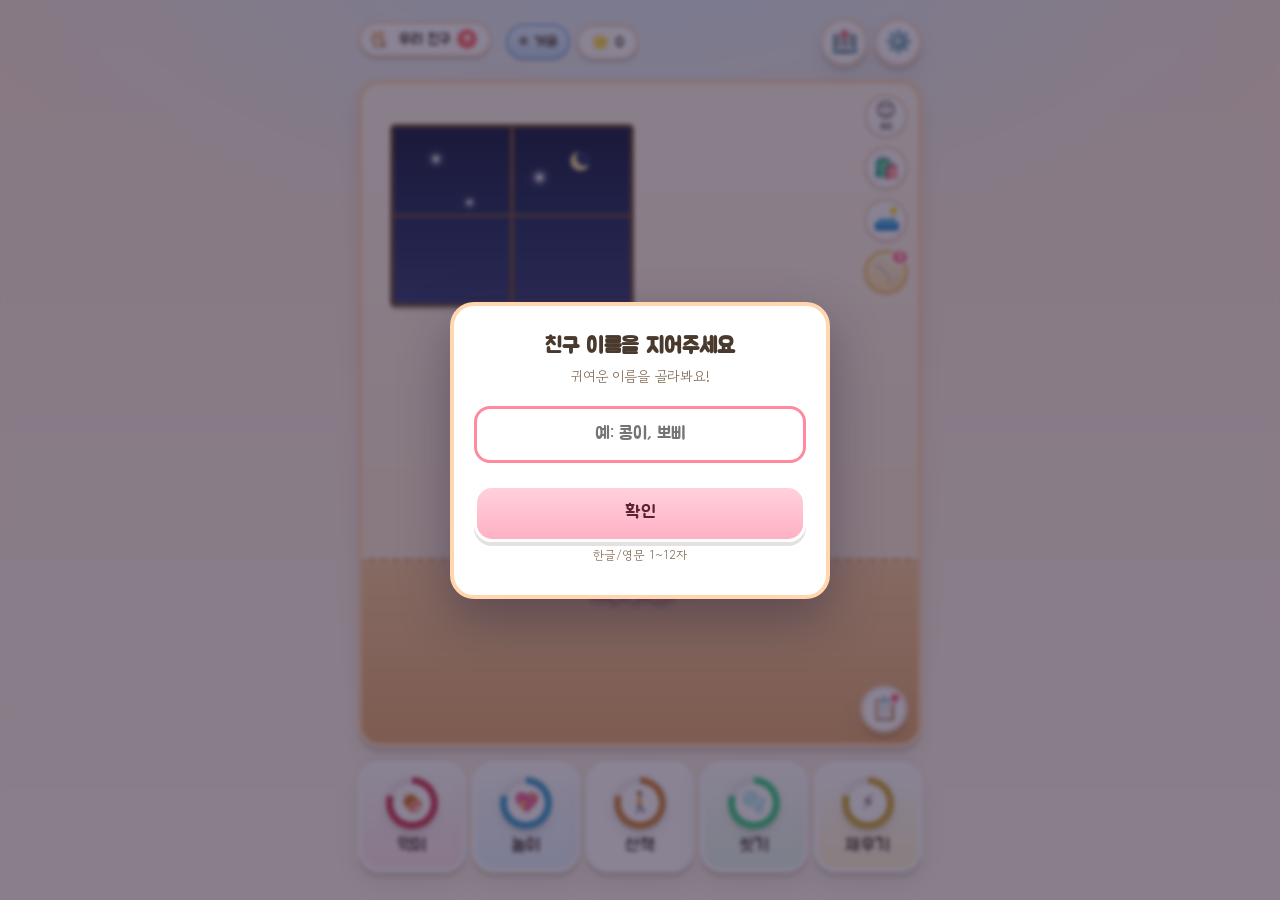
<file: index.html>
<!doctype html>
<html lang="ko">
<head>
  <meta charset="utf-8" />
  <meta name="viewport" content="width=device-width, initial-scale=1, maximum-scale=1, user-scalable=no, viewport-fit=cover" />
  <meta name="theme-color" content="#fde9d9" />
  <meta http-equiv="Cache-Control" content="no-cache, no-store, must-revalidate" />
  <meta http-equiv="Pragma" content="no-cache" />
  <meta http-equiv="Expires" content="0" />
  <meta name="apple-mobile-web-app-capable" content="yes" />
  <meta name="mobile-web-app-capable" content="yes" />
  <meta name="apple-mobile-web-app-status-bar-style" content="default" />
  <meta name="apple-mobile-web-app-title" content="우리 친구" />
  <link rel="manifest" href="manifest.json" />
  <link rel="apple-touch-icon" href="assets/icons/icon-256.png" />
  <title>우리 친구</title>
  <link rel="preconnect" href="https://fonts.googleapis.com" />
  <link rel="preconnect" href="https://fonts.gstatic.com" crossorigin />
  <link href="https://fonts.googleapis.com/css2?family=Jua&family=Gowun+Dodum&display=swap" rel="stylesheet" />
  <link rel="stylesheet" href="style.css" />
</head>
<body>
  <main class="app" role="application" aria-label="친구 키우기 게임" data-stage="puppy" data-tod="day" data-breed="shiba">
    <header class="topbar">
      <h1 class="title" id="titleEl">
        <button id="petPickerBtn" class="pet-picker-btn" type="button" aria-label="펫 선택">
          <img id="titleAvatar" class="title-avatar" src="assets/shiba/idle.png" alt="" />
          <span id="titleName" class="pet-picker-name-tag">우리 친구</span>
          <span id="petPickerCount" class="pet-picker-count" hidden>1</span>
          <span class="pet-picker-plus-tag">+</span>
        </button>
      </h1>
      <div class="badges">
        <span id="stageBadge" class="badge stage-badge" aria-live="polite" hidden></span>
        <span id="todBadge" class="badge tod-badge" aria-live="polite" hidden></span>
        <span id="seasonBadge" class="badge season-badge" aria-live="polite" hidden></span>
        <button id="shopBtn" hidden></button>
        <button id="roomBtn" hidden></button>
        <span id="careBadge" class="pet-picker-btn" aria-live="polite" title="케어포인트">🌟 0<span id="careDot" class="care-dot" hidden></span></span>
      </div>
      <div class="header-btns">
        <button id="vetBtn" class="icon-btn" type="button" aria-label="병원" hidden>
          <span class="icon" aria-hidden="true">🏥</span>
          <span class="dot" id="vetDot"></span>
        </button>
        <button id="settingsBtn" class="icon-btn" type="button" aria-label="설정">
          <span class="icon" aria-hidden="true">⚙️</span>
        </button>
      </div>
    </header>

    <section class="stage" aria-label="친구">
      <div class="stage-side-buttons">
        <button id="healthBadge" class="side-btn health-side-btn" type="button" aria-label="종합 상태" title="종합 상태">
          <span class="health-emoji" id="healthEmoji">😊</span>
          <span class="health-score" id="healthScore">100</span>
        </button>
        <button id="stageShopBtn" class="side-btn icon-btn" type="button" aria-label="상점" title="상점">
          <span class="icon" aria-hidden="true">🛍️</span>
        </button>
        <button id="stageRoomBtn" class="side-btn icon-btn" type="button" aria-label="방 꾸미기" title="방 꾸미기">
          <span class="icon" aria-hidden="true">🛋️</span>
        </button>
        <button id="treatBtn" class="side-btn icon-btn treat-side-btn" type="button" aria-label="간식 주기" title="간식 주기" hidden>
          <span class="icon" aria-hidden="true">🦴</span>
          <span class="treat-count" id="treatCount">0</span>
        </button>
      </div>
      <button id="runawayWarnBtn" class="icon-btn runaway-warn-btn" type="button" aria-label="가출 위기" hidden>
        <span class="icon" aria-hidden="true">⚠️</span>
        <span class="runaway-time" id="runawayWarnTime">24:00</span>
      </button>
      <button id="missionBtn" class="icon-btn mission-bottom" type="button" aria-label="일일 미션">
        <span class="icon" aria-hidden="true">📋</span>
        <span class="dot" id="missionDot" hidden></span>
      </button>
      <div class="ground"></div>
      <div class="window" aria-hidden="true">
        <div class="window-sky">
          <div class="w-sun"></div>
          <div class="w-moon"></div>
          <div class="w-star w-star1"></div>
          <div class="w-star w-star2"></div>
          <div class="w-star w-star3"></div>
          <div class="w-cloud w-cloud1">☁️</div>
          <div class="w-cloud w-cloud2">☁️</div>
        </div>
        <div class="window-frame"></div>
      </div>
      <div id="decoLayerBack" class="deco-layer deco-back" aria-hidden="true"></div>
      <div id="decoLayerFront" class="deco-layer deco-front" aria-hidden="true"></div>
      <div id="messLayer" class="mess-layer" aria-hidden="true"></div>
      <div class="puppy-wrap">
        <img id="puppy" class="puppy" src="assets/shiba/idle.png" alt="친구" draggable="false" />
      </div>
      <div id="evolveFx" class="evolve-fx" aria-hidden="true"></div>
      <div id="bubble" class="bubble" aria-hidden="true"></div>
    </section>

    <section class="actions" aria-label="할 수 있는 일">
      <button class="action a-feed"  data-action="feed"  type="button" aria-label="먹이 주기 (단축키 1)" aria-keyshortcuts="1">
        <div class="gauge" data-key="hunger">
          <div class="gauge-circle" style="--pct:80;--col:hsl(120,55%,48%)">
            <span class="emo" aria-hidden="true">🍖</span>
            <span class="pct">80</span>
          </div>
        </div>
        <span class="lbl">먹이</span>
      </button>
      <button class="action a-play"  data-action="play_menu"  type="button" aria-label="놀이 메뉴 열기 (단축키 2)" aria-keyshortcuts="2">
        <div class="gauge" data-key="happy">
          <div class="gauge-circle" style="--pct:80;--col:hsl(200,70%,55%)">
            <span class="emo" aria-hidden="true">💖</span>
            <span class="pct">80</span>
          </div>
        </div>
        <span class="lbl">놀이</span>
      </button>
      <button class="action a-walk" data-action="walk" type="button" aria-label="산책 (단축키 3)" aria-keyshortcuts="3">
        <div class="gauge" data-key="walk">
          <div class="gauge-circle" style="--pct:80;--col:hsl(30,75%,55%)">
            <span class="emo" aria-hidden="true">🚶</span>
            <span class="pct">80</span>
          </div>
        </div>
        <span class="lbl">산책</span>
      </button>
      <button class="action a-wash"  data-action="wash"  type="button" aria-label="씻기 (단축키 4)" aria-keyshortcuts="4">
        <div class="gauge" data-key="clean">
          <div class="gauge-circle" style="--pct:80;--col:hsl(150,55%,48%)">
            <span class="emo" aria-hidden="true">🫧</span>
            <span class="pct">80</span>
          </div>
        </div>
        <span class="lbl">씻기</span>
      </button>
      <button class="action a-sleep" data-action="sleep" type="button" aria-label="재우기 (단축키 5)" aria-keyshortcuts="5">
        <div class="gauge" data-key="energy">
          <div class="gauge-circle" style="--pct:80;--col:hsl(45,90%,55%)">
            <span class="emo" aria-hidden="true">⚡</span>
            <span class="pct">80</span>
          </div>
        </div>
        <span class="lbl">재우기</span>
      </button>
    </section>
  </main>

  <!-- 모달 백드롭 + 컨테이너 -->
  <div id="modalRoot" class="modal-root" hidden></div>

  <script src="game.js" defer></script>
</body>
</html>
</file>
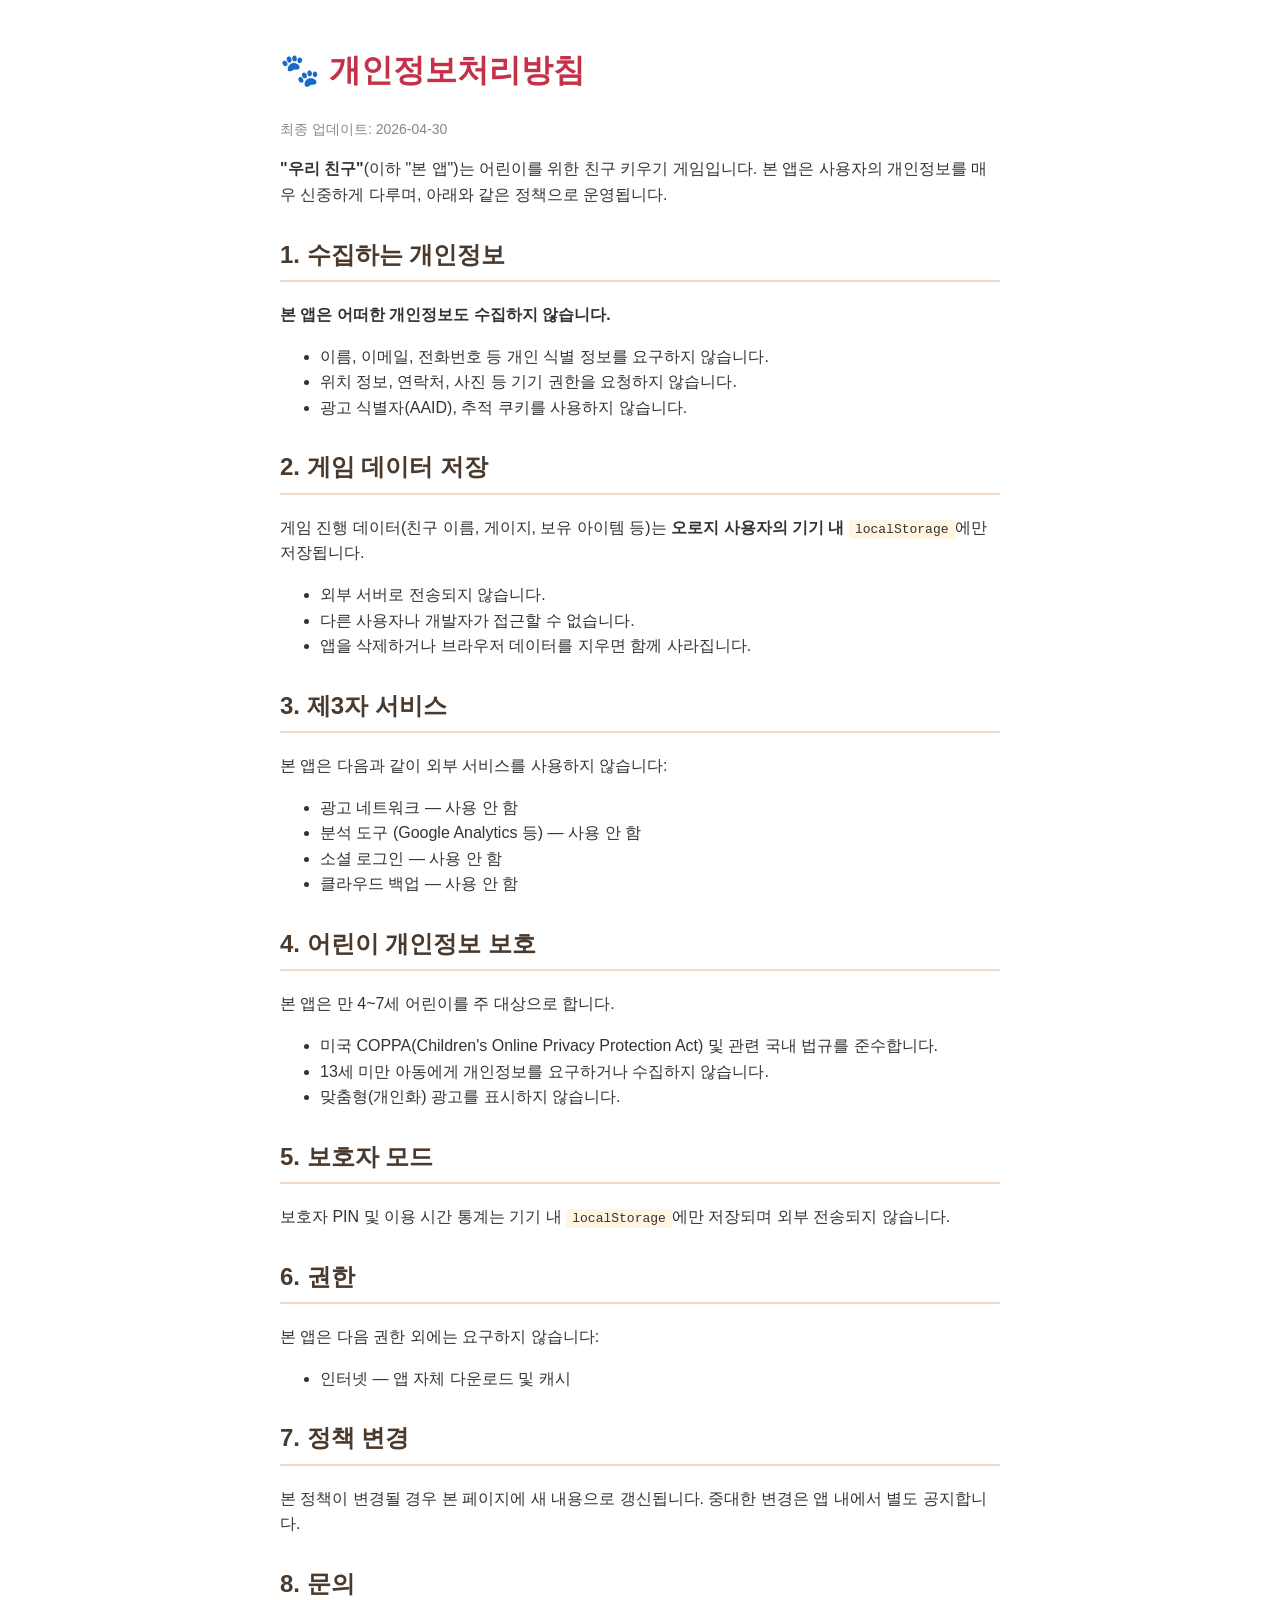
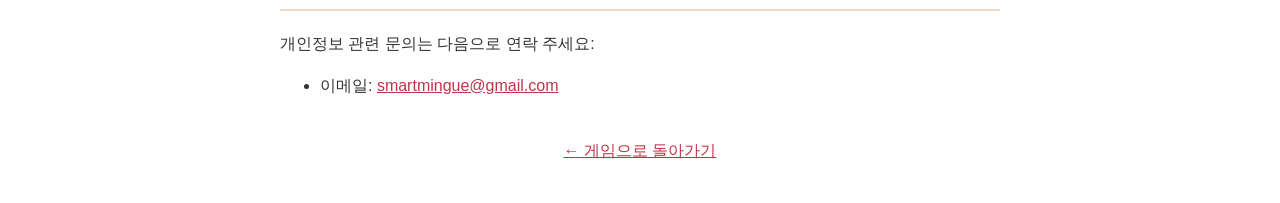
<file: privacy.html>
<!DOCTYPE html>
<html lang="ko">
<head>
  <meta charset="UTF-8" />
  <meta name="viewport" content="width=device-width, initial-scale=1.0" />
  <title>개인정보처리방침 — 우리 친구</title>
  <style>
    body { font-family: 'Apple SD Gothic Neo', 'Malgun Gothic', sans-serif; max-width: 720px; margin: 0 auto; padding: 24px; color: #333; line-height: 1.6; }
    h1 { color: #c4324a; }
    h2 { color: #4a3a2e; margin-top: 28px; border-bottom: 2px solid #f1d9c2; padding-bottom: 6px; }
    .updated { color: #888; font-size: 14px; }
    code { background: #fff5e0; padding: 2px 6px; border-radius: 4px; }
    a { color: #c4324a; }
  </style>
</head>
<body>
  <h1>🐾 개인정보처리방침</h1>
  <p class="updated">최종 업데이트: 2026-04-30</p>

  <p>
    <strong>"우리 친구"</strong>(이하 "본 앱")는 어린이를 위한 친구 키우기 게임입니다.
    본 앱은 사용자의 개인정보를 매우 신중하게 다루며, 아래와 같은 정책으로 운영됩니다.
  </p>

  <h2>1. 수집하는 개인정보</h2>
  <p><strong>본 앱은 어떠한 개인정보도 수집하지 않습니다.</strong></p>
  <ul>
    <li>이름, 이메일, 전화번호 등 개인 식별 정보를 요구하지 않습니다.</li>
    <li>위치 정보, 연락처, 사진 등 기기 권한을 요청하지 않습니다.</li>
    <li>광고 식별자(AAID), 추적 쿠키를 사용하지 않습니다.</li>
  </ul>

  <h2>2. 게임 데이터 저장</h2>
  <p>게임 진행 데이터(친구 이름, 게이지, 보유 아이템 등)는 <strong>오로지 사용자의 기기 내</strong> <code>localStorage</code>에만 저장됩니다.</p>
  <ul>
    <li>외부 서버로 전송되지 않습니다.</li>
    <li>다른 사용자나 개발자가 접근할 수 없습니다.</li>
    <li>앱을 삭제하거나 브라우저 데이터를 지우면 함께 사라집니다.</li>
  </ul>

  <h2>3. 제3자 서비스</h2>
  <p>본 앱은 다음과 같이 외부 서비스를 사용하지 않습니다:</p>
  <ul>
    <li>광고 네트워크 — 사용 안 함</li>
    <li>분석 도구 (Google Analytics 등) — 사용 안 함</li>
    <li>소셜 로그인 — 사용 안 함</li>
    <li>클라우드 백업 — 사용 안 함</li>
  </ul>

  <h2>4. 어린이 개인정보 보호</h2>
  <p>본 앱은 만 4~7세 어린이를 주 대상으로 합니다.</p>
  <ul>
    <li>미국 COPPA(Children's Online Privacy Protection Act) 및 관련 국내 법규를 준수합니다.</li>
    <li>13세 미만 아동에게 개인정보를 요구하거나 수집하지 않습니다.</li>
    <li>맞춤형(개인화) 광고를 표시하지 않습니다.</li>
  </ul>

  <h2>5. 보호자 모드</h2>
  <p>보호자 PIN 및 이용 시간 통계는 기기 내 <code>localStorage</code>에만 저장되며 외부 전송되지 않습니다.</p>

  <h2>6. 권한</h2>
  <p>본 앱은 다음 권한 외에는 요구하지 않습니다:</p>
  <ul>
    <li>인터넷 — 앱 자체 다운로드 및 캐시</li>
  </ul>

  <h2>7. 정책 변경</h2>
  <p>본 정책이 변경될 경우 본 페이지에 새 내용으로 갱신됩니다. 중대한 변경은 앱 내에서 별도 공지합니다.</p>

  <h2>8. 문의</h2>
  <p>개인정보 관련 문의는 다음으로 연락 주세요:</p>
  <ul>
    <li>이메일: <a href="mailto:smartmingue@gmail.com">smartmingue@gmail.com</a></li>
  </ul>

  <p style="margin-top: 40px; text-align: center;"><a href="./">← 게임으로 돌아가기</a></p>
</body>
</html>
</file>
<file: style.css>
/* ======================================================================
   강아지 키우기 — P0+P1+P2 스타일
   파스텔 / 큰 둥근 버튼 / 어린이용 한글 폰트 / 터치 우선
   ====================================================================== */

:root {
  --bg-1: #fde9d9;
  --bg-2: #d9efff;
  --stage-1: #fff7ec;
  --stage-2: #ffe7cc;
  --stage-border: #ffd6ad;
  --ground-1: #f6c993;
  --ground-2: #e6a86a;
  --card: #ffffff;
  --ink: #4a3a2e;
  --ink-soft: #836a55;
  --line: #f1d9c2;

  --pink: #ffb3c1;
  --sky:  #9fd6ff;
  --mint: #b5e8c6;
  --sun:  #ffe28a;

  --pink-d: #ff8aa0;
  --sky-d:  #6cbff7;
  --mint-d: #82d29e;
  --sun-d:  #f4c849;

  --shadow: 0 6px 0 rgba(74, 58, 46, 0.12), 0 12px 24px rgba(74, 58, 46, 0.10);
  --radius: 22px;

  --font-display: 'Jua', 'Gowun Dodum', system-ui, sans-serif;
  --font-body:    'Gowun Dodum', 'Jua', system-ui, sans-serif;
}

/* TOD는 창문 안(.window-sky)에만 영향. 방(stage) 변수는 고정 — 어떤 시간이든 따뜻한 실내 톤. */

/* 모든 breed — 자체 sprite 색이라 drop-shadow만 적용 */
.app[data-breed="shiba"]        .puppy,
.app[data-breed="husky"]        .puppy,
.app[data-breed="maltese"]      .puppy,
.app[data-breed="bichon"]       .puppy,
.app[data-breed="cat_yellow"]   .puppy,
.app[data-breed="cat_black"]    .puppy,
.app[data-breed="rabbit_white"] .puppy,
.app[data-breed="hamster"]      .puppy { filter: drop-shadow(0 6px 0 #00000018); }

/* breed별 시각 크기 보정 — sprite 안 캐릭터가 차지하는 비율이 종마다 달라 보정.
   transform-origin: bottom center로 발 baseline 일정 유지. */
.app .puppy { transform-origin: bottom center; }
.app[data-breed="bichon"]       .puppy { transform: scale(0.85); }
.app[data-breed="cat_black"]    .puppy { transform: scale(0.85); }
.app[data-breed="rabbit_white"] .puppy { transform: scale(1.20); }
.app[data-breed="hamster"]      .puppy { transform: scale(0.75); }
/* 좌측 보기 — 기존 scaleX(-1)에 breed scale 합성 */
.app[data-breed="bichon"]       .puppy-wrap[data-direction="left"] .puppy { transform: scale(0.85) scaleX(-1); }
.app[data-breed="cat_black"]    .puppy-wrap[data-direction="left"] .puppy { transform: scale(0.85) scaleX(-1); }
.app[data-breed="rabbit_white"] .puppy-wrap[data-direction="left"] .puppy { transform: scale(1.20) scaleX(-1); }
.app[data-breed="hamster"]      .puppy-wrap[data-direction="left"] .puppy { transform: scale(0.75) scaleX(-1); }

/* 미니게임 — 모든 breed 동일 drop-shadow */
.minigame-arena[data-breed="shiba"]        .mg-dog,
.minigame-arena[data-breed="husky"]        .mg-dog,
.minigame-arena[data-breed="maltese"]      .mg-dog,
.minigame-arena[data-breed="bichon"]       .mg-dog,
.minigame-arena[data-breed="cat_yellow"]   .mg-dog,
.minigame-arena[data-breed="cat_black"]    .mg-dog,
.minigame-arena[data-breed="rabbit_white"] .mg-dog,
.minigame-arena[data-breed="hamster"]      .mg-dog { filter: drop-shadow(0 4px 0 #00000018); }

* { box-sizing: border-box; }

html, body {
  margin: 0; padding: 0; height: 100%;
  max-width: 100%; overflow-x: hidden;
  -webkit-tap-highlight-color: transparent;
  -webkit-user-select: none; -moz-user-select: none; user-select: none;
  touch-action: manipulation;
}

/* form 요소는 user-select 복원 — 모바일에서 입력/탭 가능해야 함 */
input, textarea, button, select {
  -webkit-user-select: auto;
  -moz-user-select: auto;
  user-select: auto;
}
input, textarea {
  -webkit-user-select: text;
  -moz-user-select: text;
  user-select: text;
}

body {
  font-family: var(--font-body);
  color: var(--ink);
  background:
    radial-gradient(1200px 600px at 50% -10%, var(--bg-2) 0%, transparent 60%),
    linear-gradient(180deg, var(--bg-1) 0%, var(--stage-1) 100%);
  background-attachment: fixed;
  min-height: 100vh; min-height: 100dvh;
  overflow-x: hidden;
  transition: background-color 1.2s ease, color 1.2s ease;
}

.app { transition: color 1.2s ease; }

img { image-rendering: pixelated; image-rendering: crisp-edges; }

/* ---------- Layout ---------- */

.app {
  width: 100%;
  max-width: 600px;
  margin: 0 auto;
  /* safe-area-inset — 안드로이드 nav bar / 노치 회피 */
  padding:
    max(18px, env(safe-area-inset-top, 0px))
    max(18px, env(safe-area-inset-right, 0px))
    max(28px, calc(env(safe-area-inset-bottom, 0px) + 12px))
    max(18px, env(safe-area-inset-left, 0px));
  display: grid;
  grid-template-rows: auto 1fr auto;
  gap: 14px;
  min-height: 100vh;
  min-height: 100dvh;
  box-sizing: border-box;
}

/* ---------- Top bar ---------- */

.topbar {
  display: flex;
  align-items: center;
  justify-content: space-between;
  gap: 8px;
  flex-wrap: wrap;
}

.badges {
  display: flex;
  gap: 6px;
  flex: 1 1 auto;
  min-width: 0;
  justify-content: flex-start;
  flex-wrap: wrap;
  margin-left: 6px;
}
#stageBadge, #todBadge { display: none !important; }
#careBadge {
  font-family: var(--font-display);
  font-size: 15px;
  color: var(--ink);
  cursor: pointer;
  padding: 0 12px;
  height: 36px;
  box-sizing: border-box;
  position: relative;
}
.care-dot {
  position: absolute;
  top: -4px; right: -4px;
  width: 12px; height: 12px;
  border-radius: 50%;
  background: #ff5677;
  border: 2px solid #fff;
}

.badge {
  display: inline-flex;
  align-items: center;
  padding: 4px 10px;
  border-radius: 999px;
  background: rgba(255,255,255,0.85);
  border: 2px solid var(--line);
  font-family: var(--font-display);
  font-size: 14px;
  color: var(--ink);
  white-space: nowrap;
  box-shadow: 0 2px 0 rgba(74, 58, 46, 0.08);
  transition: background 1.2s ease, color 1.2s ease, border-color 1.2s ease;
}
.stage-badge::before { content: '🐾 '; }
.season-badge {
  background: linear-gradient(180deg, rgba(255,255,255,0.85), rgba(255,255,255,0.65));
}
.app[data-season="spring"] .season-badge { background: linear-gradient(180deg, #ffe5ef, #ffc8da); border-color: #f0a3bc; }
.app[data-season="summer"] .season-badge { background: linear-gradient(180deg, #fff5c4, #ffe079); border-color: #e6b943; }
.app[data-season="autumn"] .season-badge { background: linear-gradient(180deg, #ffe6cc, #f4be84); border-color: #c98e51; }
.app[data-season="winter"] .season-badge { background: linear-gradient(180deg, #e6f3ff, #bcd9f2); border-color: #7eaee0; }

.mission-item.seasonal {
  border: 2px solid #f4b183;
  background: linear-gradient(180deg, #fff5e8, #ffe9d0);
}
.mission-season-tag {
  display: inline-block;
  font-size: 11px;
  background: #ff9b6e;
  color: #fff;
  padding: 1px 6px;
  border-radius: 999px;
  margin-right: 4px;
  font-weight: 700;
}

.title-avatar {
  width: 28px;
  height: 28px;
  display: block;
  image-rendering: pixelated;
  filter: drop-shadow(0 2px 0 rgba(0,0,0,0.15));
}
.title {
  font-family: var(--font-display);
  font-weight: 400;
  font-size: clamp(18px, 4.5vw, 28px);
  margin: 0;
  letter-spacing: 0.5px;
  text-shadow: 0 2px 0 #ffffffaa;
  white-space: nowrap;
  overflow: hidden;
  text-overflow: ellipsis;
}

.header-btns {
  display: flex;
  gap: 6px;
  flex-shrink: 0;
}

/* ---------- 펫 선택 버튼 (헤더 아바타) ---------- */
.pet-picker-btn {
  appearance: none;
  background: var(--card);
  border: 3px solid var(--line);
  border-radius: 999px;
  padding: 0 12px 0 4px;
  margin: 0;
  cursor: pointer;
  display: inline-flex;
  align-items: center;
  gap: 6px;
  height: 36px;
  box-sizing: border-box;
  box-shadow: 0 3px 0 rgba(74,58,46,0.18);
  transition: transform 80ms ease, box-shadow 80ms ease;
  flex-shrink: 0;
  max-width: 180px;
}
.pet-picker-btn:active {
  transform: translateY(2px);
  box-shadow: 0 1px 0 rgba(74,58,46,0.18);
}
.pet-picker-name-tag {
  font-family: var(--font-display);
  font-size: 15px;
  color: var(--ink);
  white-space: nowrap;
  overflow: hidden;
  text-overflow: ellipsis;
  min-width: 0;
}
.pet-picker-count {
  font-family: var(--font-display);
  font-size: 12px;
  color: #999;
  flex-shrink: 0;
}
.pet-picker-plus-tag {
  font-family: var(--font-display);
  font-size: 15px;
  font-weight: 700;
  color: #fff;
  background: #ff6b6b;
  width: 20px;
  height: 20px;
  border-radius: 50%;
  display: flex;
  align-items: center;
  justify-content: center;
  flex-shrink: 0;
  line-height: 1;
}

/* ---------- 케어 메뉴 모달 ---------- */
.care-menu-grid {
  display: grid;
  grid-template-columns: 1fr 1fr;
  gap: 12px;
  margin: 8px 0;
}
.care-menu-item {
  appearance: none;
  border: 3px solid var(--line);
  border-radius: 18px;
  background: var(--card);
  box-shadow: var(--shadow);
  cursor: pointer;
  display: flex;
  flex-direction: column;
  align-items: center;
  justify-content: center;
  gap: 6px;
  padding: 18px 8px;
  transition: transform 80ms ease;
}
.care-menu-item:active { transform: scale(0.95); }
.care-menu-emoji { font-size: 32px; line-height: 1; }
.care-menu-label { font-family: var(--font-display); font-size: 14px; color: var(--ink); }

/* ---------- 펫 선택 모달 ---------- */
.pet-picker-modal { max-width: 340px; width: 90vw; }
.pet-picker-grid {
  display: grid;
  grid-template-columns: repeat(3, 1fr);
  gap: 10px;
  margin: 12px 0;
}
.pet-picker-card {
  appearance: none;
  border: 3px solid var(--line);
  border-radius: 16px;
  background: var(--card);
  box-shadow: var(--shadow);
  cursor: pointer;
  display: flex;
  flex-direction: column;
  align-items: center;
  justify-content: center;
  gap: 4px;
  padding: 10px 6px 8px;
  position: relative;
  transition: transform 80ms ease, box-shadow 80ms ease;
}
.pet-picker-card:active { transform: scale(0.94); }
.pet-picker-card.active {
  border-color: #f08060;
  background: linear-gradient(180deg, #fff 0%, #ffe4d0 100%);
  box-shadow: 0 0 0 2px #f0806055, var(--shadow);
}
.pet-picker-img {
  width: 56px;
  height: 56px;
  object-fit: contain;
  image-rendering: pixelated;
}
.pet-picker-name {
  font-family: var(--font-display);
  font-size: 12px;
  color: var(--ink);
  text-align: center;
  max-width: 100%;
  overflow: hidden;
  text-overflow: ellipsis;
  white-space: nowrap;
}
.pet-picker-sick {
  position: absolute;
  top: 4px; right: 4px;
  font-size: 14px;
}
.pet-picker-plus {
  font-size: 28px;
  color: #999;
  line-height: 1;
}
.pet-picker-lock {
  font-size: 24px;
  line-height: 1;
}
.pet-picker-add { border-style: dashed; background: transparent; box-shadow: none; }
.pet-picker-add.locked { opacity: 0.7; }

.icon-btn {
  width: 48px;
  height: 48px;
  border-radius: 50%;
  border: 3px solid var(--line);
  background: var(--card);
  font-size: 22px;
  display: grid;
  place-items: center;
  box-shadow: var(--shadow);
  cursor: pointer;
  transition: transform 80ms ease;
  position: relative;
  padding: 0;
}
.icon-btn:active { transform: translateY(2px) scale(0.96); }
.mission-in-stage {
  position: absolute;
  top: 10px;
  right: 10px;
  z-index: 1700;
}
/* 미션 버튼 — stage 우하단 */
.mission-bottom {
  position: absolute;
  bottom: 10px;
  right: 10px;
  z-index: 1700;
}

/* 가출 위기 경고 버튼 — 미션 버튼 바로 위 */
.runaway-warn-btn[hidden] { display: none !important; }
.runaway-warn-btn {
  position: absolute;
  bottom: 64px;
  right: 10px;
  z-index: 1700;
  background: #ff5e5e;
  border: 3px solid #ffd0d0;
  color: #fff;
  display: inline-flex;
  flex-direction: column;
  align-items: center;
  justify-content: center;
  width: 52px;
  height: 52px;
  border-radius: 50%;
  font-family: var(--font-display);
  box-shadow: 0 2px 6px rgba(255,94,94,0.5);
  animation: runaway-pulse 1.4s ease-in-out infinite;
  padding: 0;
  gap: 0;
}
.runaway-warn-btn .icon { font-size: 18px; line-height: 1; }
.runaway-warn-btn .runaway-time {
  font-size: 11px;
  font-weight: 700;
  letter-spacing: -0.5px;
  margin-top: 1px;
  line-height: 1;
}
@keyframes runaway-pulse {
  0%, 100% { transform: scale(1);    box-shadow: 0 2px 6px rgba(255,94,94,0.5); }
  50%      { transform: scale(1.08); box-shadow: 0 4px 14px rgba(255,94,94,0.8); }
}

/* stage 우상단 사이드 버튼 스택 */
.stage-side-buttons {
  position: absolute;
  top: 10px;
  right: 10px;
  z-index: 1700;
  display: flex;
  flex-direction: column;
  gap: 8px;
  align-items: flex-end;
}
.side-btn {
  appearance: none;
  border: 3px solid #f1d9c2;
  background: rgba(255,255,255,0.95);
  border-radius: 50%;
  width: 44px;
  height: 44px;
  display: inline-flex;
  align-items: center;
  justify-content: center;
  font-family: var(--font-display);
  font-size: 22px;
  color: #4a3a2e;
  box-shadow: 0 2px 0 rgba(74,58,46,0.12);
  cursor: pointer;
  position: relative;
  transition: transform 100ms, background 200ms, border-color 200ms;
}
.side-btn:active { transform: translateY(2px) scale(0.96); box-shadow: none; }

/* 종합 상태 — 가운데 이모지 위 작게 점수 */
.health-side-btn {
  flex-direction: column;
  gap: 0;
  padding: 0;
}
.health-side-btn .health-emoji { font-size: 20px; line-height: 1; }
.health-side-btn .health-score { font-size: 10px; font-weight: 700; line-height: 1; margin-top: 1px; color: #836a55; }
.health-side-btn.warn { background: #fff5e0; border-color: #f0c060; }
.health-side-btn.alert { background: #ffe0e0; border-color: #ff8088; animation: health-pulse 1.4s ease-in-out infinite; }

/* 간식 버튼 — 카운트 작은 배지로 우상단에 겹쳐 표시 */
.treat-side-btn { background: linear-gradient(180deg, #fff5d8 0%, #ffe0a0 100%); border-color: #f0c060; }
.treat-side-btn .treat-count {
  position: absolute;
  top: -4px; right: -4px;
  background: #ff5677;
  color: #fff;
  font-size: 10px;
  font-weight: 700;
  min-width: 16px; height: 16px;
  padding: 0 4px;
  border-radius: 999px;
  border: 2px solid #fff;
  display: inline-flex;
  align-items: center;
  justify-content: center;
}
@keyframes health-pulse {
  0%, 100% { transform: scale(1); }
  50%      { transform: scale(1.06); }
}

/* 상태 상세 모달 */
.health-detail-top {
  text-align: center;
  margin-bottom: 12px;
  padding: 12px 8px;
  background: linear-gradient(180deg, #fff5e8 0%, #ffe8d0 100%);
  border-radius: 16px;
  border: 2px solid #f1d9c2;
}
.hd-emoji { font-size: 56px; line-height: 1; }
.hd-score { font-family: var(--font-display); font-size: 32px; color: #4a3a2e; margin-top: 4px; }
.hd-score span { font-size: 16px; color: #836a55; margin-left: 2px; }
.hd-label { font-family: var(--font-display); font-size: 14px; color: #836a55; margin-top: 4px; }

.hd-rows { display: flex; flex-direction: column; gap: 8px; margin-bottom: 12px; }
.hd-row {
  display: grid;
  grid-template-columns: 80px 1fr 36px auto;
  align-items: center;
  gap: 6px;
  font-family: var(--font-display);
  font-size: 13px;
  color: #4a3a2e;
}
.hd-name { white-space: nowrap; }
.hd-bar {
  height: 10px;
  background: #f0e2d0;
  border-radius: 999px;
  overflow: hidden;
  border: 1px solid #d8c0a0;
}
.hd-fill {
  display: block;
  height: 100%;
  background: linear-gradient(90deg, #ff9080 0%, #ffd060 50%, #80d090 100%);
  transition: width 280ms ease;
}
.hd-val { text-align: right; font-weight: 700; }
.hd-tag {
  font-size: 11px;
  padding: 2px 6px;
  border-radius: 8px;
  font-weight: 700;
}
.hd-tag.good { background: #e0f4d8; color: #3a7028; }
.hd-tag.mid  { background: #fff0d0; color: #806020; }
.hd-tag.low  { background: #ffe0d0; color: #8a3a20; }
.hd-tag.zero { background: #ff8080; color: #fff; }

.hd-extra { display: flex; flex-direction: column; gap: 4px; margin-bottom: 4px; }
.hd-line {
  font-size: 12px;
  padding: 6px 10px;
  border-radius: 10px;
  font-family: var(--font-display);
}
.hd-line.good  { background: #f0fff0; color: #2a8030; border: 1px solid #b8e0b0; }
.hd-line.warn  { background: #fff5d8; color: #80601a; border: 1px solid #f0c860; }
.hd-line.alert { background: #ffe0e0; color: #a02030; border: 1px solid #ff8088; }
.icon-btn[aria-pressed="true"] { background: #f1f1f1; opacity: 0.75; }
.icon-btn .dot {
  position: absolute;
  top: 4px; right: 4px;
  width: 12px; height: 12px;
  border-radius: 50%;
  background: #ff5677;
  border: 2px solid #fff;
}

/* ---------- Stage (puppy area) ---------- */

.stage {
  position: relative;
  /* 데스크톱은 적당한 비례, 모바일은 grid 1fr이 채움 */
  min-height: clamp(280px, 50vw, 400px);
  border-radius: var(--radius);
  background:
    radial-gradient(120% 80% at 50% 110%, var(--stage-2) 0%, transparent 60%),
    linear-gradient(180deg, var(--stage-1) 0%, var(--stage-2) 100%);
  border: 4px solid var(--stage-border);
  overflow: hidden;
  box-shadow: var(--shadow);
  transition: background 1.2s ease, border-color 1.2s ease;
  /* 씻기 스크럽 등 드래그 동작이 페이지 스크롤로 새지 않게 */
  touch-action: none;
  /* stage 안 z-index가 외부 UI(모달·헤더)로 탈출하지 않도록 봉인 */
  isolation: isolate;
}

.ground {
  position: absolute;
  left: 0; right: 0; bottom: 0;
  height: 28%;
  background: linear-gradient(180deg, var(--ground-1) 0%, var(--ground-2) 100%);
  border-top: 4px dashed #ffffff66;
  transition: background 1.2s ease;
}

.sun, .moon {
  position: absolute;
  font-size: 36px;
  top: 14px;
  filter: drop-shadow(0 2px 0 #00000022);
  opacity: 0;
  transition: opacity 1.2s ease, transform 1.2s ease;
  pointer-events: none;
}
.sun { right: 18px; }
.moon { left: 18px; transform: rotate(-12deg); }
/* 옛 sun/moon은 폐기 — 창문 시스템으로 대체 */
.sun, .moon { display: none !important; }

/* 5단계 TOD 배경 (stage 톤) */
/* 5단계 TOD는 .window-sky 안에서만 색감 변경. 방(stage)/배경/잉크는 고정. */

/* 창문 — stage 좌측 상단 */
.window {
  position: absolute;
  top: 6%;
  left: 5%;
  width: 44%;
  height: auto;
  aspect-ratio: 4 / 3;
  z-index: 0;
  border-radius: 6px;
  overflow: hidden;
  box-shadow: 0 4px 0 rgba(0,0,0,0.15), inset 0 0 0 4px #6b4a2a;
}
.window-sky {
  position: absolute;
  inset: 0;
  transition: background 1.2s ease;
}
.window-frame {
  position: absolute;
  inset: 0;
  pointer-events: none;
  /* 십자 격자 */
  background:
    linear-gradient(90deg, transparent 49%, #6b4a2a 49%, #6b4a2a 51%, transparent 51%),
    linear-gradient(180deg, transparent 49%, #6b4a2a 49%, #6b4a2a 51%, transparent 51%);
  border: 4px solid #6b4a2a;
  border-radius: 4px;
  box-sizing: border-box;
}
.w-sun, .w-moon, .w-star, .w-cloud {
  position: absolute;
  font-size: 18px;
  filter: drop-shadow(0 0 4px rgba(255,255,255,0.5));
  transition: opacity 1.2s ease, transform 1.2s ease;
  opacity: 0;
}
.w-sun {
  right: 10%; top: 16%;
  width: 22px; height: 22px;
  font-size: 0;
  background: radial-gradient(circle, #ffe97a 40%, #ffd633 100%);
  border-radius: 50%;
  box-shadow: 0 0 10px 4px #ffe97a88;
}
/* 초승달 — 원 두 개 겹쳐서 크레센트 */
.w-moon {
  right: 18%; top: 15%;
  width: 20px; height: 20px;
  font-size: 0;
  background: #e8d88a;
  border-radius: 50%;
  box-shadow: 0 0 8px 2px #e8d88a66;
  /* 오른쪽 위 어두운 원으로 초승달 컷아웃 */
  clip-path: circle(50%);
}
.w-moon::after {
  content: '';
  position: absolute;
  top: -3px; right: -4px;
  width: 18px; height: 18px;
  border-radius: 50%;
  /* night 하늘 색으로 가림 — 배경과 맞춤 */
  background: #1a2a5c;
}
/* 별 — 작은 원 + glow */
.w-star {
  font-size: 0;
  border-radius: 50%;
  background: #fff;
}
.w-star1 { left: 18%; top: 18%; width: 4px; height: 4px; box-shadow: 0 0 4px 2px #ffffffcc; }
.w-star2 { left: 60%; top: 28%; width: 5px; height: 5px; box-shadow: 0 0 5px 2px #ffffffcc; }
.w-star3 { left: 32%; top: 42%; width: 3px; height: 3px; box-shadow: 0 0 3px 2px #ffffffaa; }
.w-cloud1 { left: 12%; top: 32%; font-size: 16px; opacity: 0; animation: cloud-drift 12s linear infinite; }
.w-cloud2 { left: 50%; top: 22%; font-size: 14px; opacity: 0; animation: cloud-drift 16s linear infinite reverse; }
@keyframes cloud-drift {
  0%   { transform: translateX(-20px); }
  100% { transform: translateX(40px); }
}

/* 시간대별 창문 안 색감/요소 */
.app[data-tod="dawn"]    .window-sky { background: linear-gradient(180deg, #2a2750 0%, #6c5ca8 60%, #d8a070 100%); }
.app[data-tod="morning"] .window-sky { background: linear-gradient(180deg, #fbb87a 0%, #ffd29a 60%, #fff2c0 100%); }
.app[data-tod="day"]     .window-sky { background: linear-gradient(180deg, #6cc8ff 0%, #a8e0ff 70%, #d0eeff 100%); }
.app[data-tod="evening"] .window-sky { background: linear-gradient(180deg, #5a3478 0%, #c75c4a 60%, #f8a072 100%); }
.app[data-tod="night"]   .window-sky { background: linear-gradient(180deg, #0a1438 0%, #1a2a5c 60%, #2c3870 100%); }

.app[data-tod="dawn"]    .w-star1, .app[data-tod="dawn"]    .w-star2 { opacity: 0.5; }
.app[data-tod="morning"] .w-sun  { opacity: 1; transform: translateY(8px); }
.app[data-tod="day"]     .w-sun  { opacity: 1; }
.app[data-tod="day"]     .w-cloud1, .app[data-tod="day"] .w-cloud2 { opacity: 0.9; }
.app[data-tod="evening"] .w-sun  { opacity: 0.6; transform: translateY(20px); }
.app[data-tod="night"]   .w-moon { opacity: 1; }
.app[data-tod="night"]   .w-star1, .app[data-tod="night"] .w-star2, .app[data-tod="night"] .w-star3 { opacity: 1; animation: star-twinkle 2.4s ease-in-out infinite; }
.app[data-tod="night"]   .w-star2 { animation-delay: 0.6s; }
.app[data-tod="night"]   .w-star3 { animation-delay: 1.2s; }
@keyframes star-twinkle {
  0%, 100% { opacity: 0.3; transform: scale(0.9); }
  50%      { opacity: 1; transform: scale(1.15); }
}

/* (옛 stage::before/::after 별 spawn 제거 — 별은 .window-sky 안에만) */

/* ---------- 똥/오줌 ---------- */
.mess-layer {
  position: absolute;
  inset: 0;
  z-index: 1400;
  pointer-events: none;
}
.mess-item {
  position: absolute;
  appearance: none;
  border: none;
  background: transparent;
  font-size: 30px;
  cursor: pointer;
  transform: translate(-50%, -50%);
  pointer-events: auto;
  filter: drop-shadow(0 2px 0 rgba(0,0,0,0.18));
  padding: 8px;
}
.mess-item .fly {
  position: absolute;
  top: -16px; left: 50%;
  transform: translateX(-50%);
  font-size: 14px;
  animation: mess-fly 1.6s ease-in-out infinite;
}
@keyframes mess-fly {
  0%, 100% { transform: translateX(-50%) translateY(0); }
  50%      { transform: translateX(-60%) translateY(-4px); }
}
.mess-item:active { transform: translate(-50%, -50%) scale(1.2); }

/* ---------- 아픈 상태 ---------- */
body.is-sick .puppy { filter: drop-shadow(0 6px 0 #00000018) saturate(0.55) brightness(0.85) hue-rotate(-10deg); }
body.is-sick .puppy-wrap::before {
  content: '🤒';
  position: absolute;
  top: -8%;
  left: 50%;
  transform: translateX(-50%);
  font-size: 32px;
  filter: drop-shadow(0 0 4px #fff);
  z-index: 5;
}
#vetBtn { display: grid; }
#vetBtn .dot {
  position: absolute;
  top: 4px; right: 4px;
  width: 12px; height: 12px;
  border-radius: 50%;
  background: #ff4055;
  border: 2px solid #fff;
  animation: req-pulse 1s ease-in-out infinite;
  display: none;
}
body.is-sick #vetBtn .dot { display: block; }

/* wander 발자국 */
.wander-footprint {
  position: absolute;
  bottom: 6%;
  font-size: 14px;
  pointer-events: none;
  opacity: 0.55;
  transform: translateX(-50%);
  animation: wander-fp 1800ms ease-out forwards;
  filter: drop-shadow(0 0 1px #fff);
  z-index: 1;
}
@keyframes wander-fp {
  0%   { opacity: 0.7; transform: translateX(-50%) scale(0.8); }
  100% { opacity: 0; transform: translateX(-50%) scale(0.6); }
}

/* puppy-wrap이 wander 시 부드럽게 이동 + 좌우 mirror */
.puppy-wrap {
  transition: left 2.4s ease-in-out, bottom 2.4s ease-in-out, transform 600ms cubic-bezier(.2,1.4,.4,1);
}
.puppy-wrap[data-direction="left"] .puppy { transform: scaleX(-1); transition: transform 200ms; }

/* puppy-wrap holds dog + accessory overlays so they share transforms */
.puppy-wrap {
  position: absolute;
  left: 50%;
  bottom: 14%;
  transform: translateX(-50%);
  width: 192px;
  height: 192px;
  pointer-events: none;
  animation: idle-bob 2.4s ease-in-out infinite;
  transition: width 600ms cubic-bezier(.2,1.4,.4,1), height 600ms cubic-bezier(.2,1.4,.4,1);
}
.app[data-stage="puppy"] .puppy-wrap { width: 240px; height: 240px; }
.app[data-stage="teen"]  .puppy-wrap { width: 224px; height: 280px; }
.app[data-stage="adult"] .puppy-wrap { width: 220px; height: 330px; }

.puppy {
  position: absolute;
  inset: 0;
  width: 100%;
  height: 100%;
}

/* 색상 변형 — JS가 .puppy-wrap에 --tint-filter CSS var를 설정.
   wrap에 filter를 걸면 .puppy의 breed별 drop-shadow와 자연스럽게 합성됨. */
.puppy-wrap { --tint-filter: none; filter: var(--tint-filter, none); transition: filter 280ms ease; }
/* fx-layer는 부모 filter에서 격리 — tint가 이펙트 색상 안 바꾸게 */
/* 이펙트 파티클 레이어 — 동물 주변 떠다님 (wrap의 형제로 두어 tint 영향 X) */
.fx-layer {
  position: absolute;
  pointer-events: none;
  z-index: 4;
}
/* 상점 미리보기 안에서는 부모 박스를 가득 채워 파티클 위치 잡히게 */
.shop-preview > .fx-layer {
  inset: 0;
}
.fx-particle {
  --maxOpacity: 0.7;
  position: absolute;
  font-size: 14px;
  bottom: 20%;
  left: 50%;
  opacity: 0;
  animation: fx-float 2.8s ease-in-out infinite;
  animation-delay: calc(var(--i, 0) * 0.6s);
  filter: drop-shadow(0 0 3px rgba(255,255,255,0.4));
}
@keyframes fx-float {
  0%   { transform: translate(-50%, 0) scale(0.6) rotate(-8deg); opacity: 0; }
  20%  { opacity: var(--maxOpacity); }
  50%  { transform: translate(calc(-50% + 24px), -60px) scale(1.0) rotate(8deg); opacity: var(--maxOpacity); }
  80%  { opacity: calc(var(--maxOpacity) * 0.6); }
  100% { transform: translate(calc(-50% - 18px), -120px) scale(0.7) rotate(-6deg); opacity: 0; }
}
/* 입자 4개 — 위치 분산 */
.fx-particle:nth-child(1) { left: 28%; bottom: 22%; }
.fx-particle:nth-child(2) { left: 68%; bottom: 28%; }
.fx-particle:nth-child(3) { left: 45%; bottom: 18%; }
.fx-particle:nth-child(4) { left: 80%; bottom: 24%; }

/* 효과별 변주 */
.fx-fx_hearts .fx-particle  { color: #ff5080; font-size: 16px; }
.fx-fx_sparkle .fx-particle { font-size: 13px; animation-duration: 1.8s; }
.fx-fx_stars .fx-particle   { color: #ffd060; font-size: 13px; animation-duration: 2.2s; }
.fx-fx_petals .fx-particle  { font-size: 13px; animation-duration: 3.4s; animation-name: fx-fall; }
@keyframes fx-fall {
  0%   { transform: translate(-50%, -120px) scale(0.7) rotate(0deg); opacity: 0; }
  20%  { opacity: var(--maxOpacity); }
  100% { transform: translate(calc(-50% + 30px), 30px) scale(1) rotate(360deg); opacity: 0; }
}
.fx-fx_butter .fx-particle  { font-size: 16px; animation-duration: 3s; animation-name: fx-flutter; }
.fx-fx_bee .fx-particle     { font-size: 14px; animation-duration: 2.4s; animation-name: fx-flutter; }
@keyframes fx-flutter {
  0%   { transform: translate(-50%, 0) rotate(-10deg); opacity: 0; }
  15%  { opacity: var(--maxOpacity); }
  35%  { transform: translate(calc(-50% + 28px), -40px) rotate(8deg); }
  60%  { transform: translate(calc(-50% - 22px), -80px) rotate(-12deg); }
  85%  { opacity: calc(var(--maxOpacity) * 0.6); }
  100% { transform: translate(calc(-50% + 18px), -130px) rotate(6deg); opacity: 0; }
}
.fx-fx_bubbles .fx-particle { font-size: 16px; animation-duration: 3s; }
.fx-fx_clouds .fx-particle  { font-size: 16px; animation-duration: 4s; }
.fx-fx_lightning .fx-particle { color: #ffd060; font-size: 16px; animation-duration: 1.4s; }
.fx-fx_kiss .fx-particle    { font-size: 14px; animation-duration: 2.4s; }
.fx-fx_rainbow .fx-particle { font-size: 16px; animation-duration: 3.2s; }
.fx-fx_music .fx-particle   { color: #6080ff; font-size: 16px; animation-duration: 2.6s; }

/* 상점 카드 — 이펙트 미니 미리보기 */
.shop-item.fx-card .icon-wrap {
  background: linear-gradient(180deg, #fff5e8 0%, #ffe8d0 100%);
  position: relative;
  overflow: hidden;
}
.shop-item.fx-card .fx-card-emoji {
  font-size: 32px;
  filter: drop-shadow(0 1px 2px rgba(0,0,0,0.15));
  animation: fx-card-bob 1.6s ease-in-out infinite;
}
@keyframes fx-card-bob {
  0%, 100% { transform: translateY(0) scale(1); }
  50%      { transform: translateY(-4px) scale(1.08); }
}

/* Evolution flash */
.evolve-fx {
  position: absolute; left: 50%; top: 50%;
  width: 0; height: 0; pointer-events: none; opacity: 0;
}
.evolve-fx.show { animation: evolve-burst 1.5s cubic-bezier(.2,1,.4,1) forwards; }
.evolve-fx.show::before, .evolve-fx.show::after {
  content: '✨';
  position: absolute;
  font-size: 50px;
  left: -25px; top: -28px;
  text-shadow: 0 0 24px #fff5b1, 0 0 48px #ffd66e;
}
.evolve-fx.show::after { content: '🌟'; font-size: 42px; left: -21px; top: -22px; }
@keyframes evolve-burst {
  0%   { opacity: 0; transform: translate(-50%,-50%) scale(0.4); }
  20%  { opacity: 1; transform: translate(-50%,-50%) scale(1.2); }
  60%  { opacity: 1; transform: translate(-50%,-50%) scale(1.6); }
  100% { opacity: 0; transform: translate(-50%,-50%) scale(2.2); }
}
.puppy-wrap.is-evolving {
  animation: evolve-shimmer 1.5s ease-in-out !important;
}
.puppy-wrap.is-evolving .puppy { filter: drop-shadow(0 0 24px #fff5b1) drop-shadow(0 6px 0 #00000018); }
@keyframes evolve-shimmer {
  0%   { transform: translateX(-50%) scale(1); }
  20%  { transform: translateX(-50%) scale(1.08) rotate(-3deg); }
  40%  { transform: translateX(-50%) scale(0.92) rotate(3deg); }
  60%  { transform: translateX(-50%) scale(1.12); }
  80%  { transform: translateX(-50%) scale(0.98); }
  100% { transform: translateX(-50%) scale(1); }
}

@keyframes idle-bob {
  0%, 100% { transform: translate(-50%, 0); }
  50%      { transform: translate(-50%, -6px); }
}

.puppy-wrap.is-happy   { animation: happy-bounce 0.55s ease-in-out infinite; }
.puppy-wrap.is-eating  { animation: eat-nod 0.6s ease-in-out infinite; }
.puppy-wrap.is-sad     { animation: sad-sway 3.2s ease-in-out infinite; }
.puppy-wrap.is-sleeping{ animation: sleep-breathe 3s ease-in-out infinite; }

@keyframes happy-bounce {
  0%, 100% { transform: translate(-50%, 0)    rotate(-2deg); }
  50%      { transform: translate(-50%, -18px) rotate(2deg); }
}
@keyframes eat-nod {
  0%, 100% { transform: translate(-50%, 0); }
  50%      { transform: translate(-50%, 4px); }
}
@keyframes sad-sway {
  0%, 100% { transform: translate(-50%, 2px) rotate(-1deg); }
  50%      { transform: translate(-50%, 4px) rotate(1deg); }
}
@keyframes sleep-breathe {
  0%, 100% { transform: translate(-50%, 0)   scale(1); }
  50%      { transform: translate(-50%, -2px) scale(1.04); }
}

/* speech/heart bubble */
.bubble {
  position: absolute;
  left: 50%; top: 10%;
  transform: translateX(-50%) scale(0.6);
  font-size: 40px;
  opacity: 0;
  pointer-events: none;
  transition: opacity 200ms ease, transform 240ms cubic-bezier(.2,1.4,.4,1);
  filter: drop-shadow(0 2px 0 #ffffffcc);
  z-index: 1500;
}
.bubble.show { opacity: 1; transform: translateX(-50%) scale(1); }

/* 만화 speech bubble — 강아지 머리 위 */
.speech-bubble {
  position: absolute;
  background: #fff;
  border: 3px solid #2a2a2a;
  border-radius: 18px;
  padding: 8px 14px;
  font-family: var(--font-display);
  font-size: 16px;
  font-weight: 700;
  color: #2a2a2a;
  line-height: 1.3;
  text-align: center;
  max-width: min(90%, 340px);
  width: max-content;
  white-space: normal;
  word-break: keep-all;
  overflow-wrap: break-word;
  box-shadow: 0 3px 0 rgba(0,0,0,0.15);
  pointer-events: none;
  z-index: 12;
}
.speech-bubble::before,
.speech-bubble::after {
  content: '';
  position: absolute;
  left: 50%;
  bottom: -10px;
  transform: translateX(-50%);
  width: 0; height: 0;
  border-left: 10px solid transparent;
  border-right: 10px solid transparent;
  border-top: 10px solid #2a2a2a;
}
.speech-bubble::after {
  bottom: -6px;
  border-top-color: #fff;
}
.speech-bubble.fade { opacity: 0; transition: opacity 240ms; }
/* puppy-wrap[data-direction=left]는 .puppy만 mirror라 speech-bubble은 글자 정상 */

/* ---------- 미니게임 결과 모달 ---------- */
.result-body { text-align: center; padding: 4px 0; }
.result-bigcount {
  display: flex;
  flex-direction: column;
  align-items: center;
  gap: 2px;
  margin: 4px 0 12px;
}
.result-bigcount .num {
  font-family: var(--font-display);
  font-size: 56px;
  font-weight: 700;
  color: var(--ink);
  text-shadow: 0 2px 0 #fff, 0 4px 0 rgba(0,0,0,0.08);
  line-height: 1;
}
.result-bigcount .lbl {
  font-family: var(--font-display);
  font-size: 16px;
  color: var(--ink-soft);
}
.result-badge {
  display: inline-block;
  font-family: var(--font-display);
  font-size: 22px;
  padding: 8px 20px;
  border-radius: 18px;
  border: 3px solid #fff;
  margin: 4px 0 14px;
  box-shadow: 0 3px 0 rgba(74,58,46,0.18);
}
.tier-best .result-badge { background: linear-gradient(180deg, #fff5b1 0%, #ffd66e 100%); color: #6b4a00; }
.tier-good .result-badge { background: linear-gradient(180deg, #d6efff 0%, #9fd6ff 100%); color: #134; }
.tier-ok   .result-badge { background: linear-gradient(180deg, #ffe6ec 0%, #ffb3c1 100%); color: #5b2235; }
.tier-low  .result-badge { background: linear-gradient(180deg, #fff 0%, #f0f0f0 100%); color: var(--ink); }
.tier-best .result-bigcount .num { color: #c47b00; }

.result-rewards {
  background: #fff7ec;
  border: 3px solid #f1d9c2;
  border-radius: 16px;
  padding: 10px 14px;
  margin: 8px 0 14px;
}
.result-rew-head {
  font-family: var(--font-display);
  font-size: 13px;
  color: var(--ink-soft);
  margin-bottom: 6px;
}
.result-rew-row {
  display: flex;
  align-items: center;
  gap: 8px;
  font-family: var(--font-display);
  font-size: 18px;
  padding: 4px 0;
  border-bottom: 1px dashed #f1d9c2;
}
.result-rew-row:last-child { border-bottom: none; }
.result-rew-row .e { font-size: 22px; }
.result-rew-row .n { flex: 1; text-align: left; color: var(--ink); }
.result-rew-row .v { font-weight: 700; color: #2a8a3a; }

/* ---------- Gauges ---------- */

.gauges {
  display: grid;
  grid-template-columns: repeat(4, minmax(0, 1fr));
  gap: 8px;
}

.gauge {
  display: flex;
  flex-direction: column;
  align-items: center;
  gap: 4px;
}

.action .gauge { gap: 0; }
.action .gauge-circle { --size: 52px; }
.action .gauge-circle .emo { font-size: 20px; }

.gauge-circle {
  --size: 72px;
  --pct: 80;
  --col: hsl(120, 55%, 48%);
  width: var(--size);
  height: var(--size);
  border-radius: 50%;
  background: conic-gradient(var(--col) calc(var(--pct) * 1%), rgba(0,0,0,0.06) 0);
  display: grid;
  place-items: center;
  position: relative;
  box-shadow: 0 4px 0 rgba(74,58,46,0.12), 0 6px 14px rgba(74,58,46,0.10);
  transition: background 240ms ease;
}
.gauge-circle::before {
  content: '';
  position: absolute;
  inset: 7px;
  border-radius: 50%;
  background: var(--card);
}
.gauge-circle .emo {
  position: relative;
  font-size: 28px;
  line-height: 1;
}
.gauge-circle .pct {
  display: none;
  position: relative;
  font-family: var(--font-display);
  font-size: 11px;
  color: var(--ink-soft);
  margin-top: 2px;
}
.gauge .label {
  font-family: var(--font-display);
  font-size: 13px;
  color: var(--ink);
}

/* 씻기 중 — 청결 게이지 강조 */
.gauge.is-washing { transform: scale(1.18); transition: transform 240ms cubic-bezier(.2,1.4,.4,1); }
.gauge.is-washing .gauge-circle {
  box-shadow: 0 0 0 4px #9fd6ff, 0 0 16px #6cbff7, 0 4px 0 rgba(74,58,46,0.12);
  animation: wash-glow 1s ease-in-out infinite;
}
.gauge.is-washing .label { color: #1d6da8; font-weight: 700; }
@keyframes wash-glow {
  0%, 100% { box-shadow: 0 0 0 4px #9fd6ff, 0 0 16px #6cbff7, 0 4px 0 rgba(74,58,46,0.12); }
  50%      { box-shadow: 0 0 0 6px #6cbff7, 0 0 28px #9fd6ff, 0 4px 0 rgba(74,58,46,0.12); }
}
.gauge.is-dim { opacity: 0.4; transition: opacity 200ms; }

/* 위험 — 진동 + 톤 */
.gauge-circle.is-critical { animation: gauge-danger 0.9s ease-in-out infinite; }
@keyframes gauge-danger {
  0%, 100% { transform: scale(1) rotate(0); }
  25%      { transform: scale(1.04) rotate(-2deg); }
  75%      { transform: scale(1.04) rotate(2deg); }
}

/* ---------- 강아지 거부 모드 오버레이 ------------------------------------ */
/* 각 데미지 모드는 .stage[data-mood] 또는 .puppy-wrap[data-mood]로 구분 */
.puppy-wrap[data-mood="hunger"] .puppy { filter: drop-shadow(0 6px 0 #00000018) saturate(0.85) brightness(0.95); }
.puppy-wrap[data-mood="happy"]  .puppy { filter: drop-shadow(0 6px 0 #00000018) saturate(0.55) brightness(0.92); }
.puppy-wrap[data-mood="clean"]  .puppy { filter: drop-shadow(0 6px 0 #00000018) sepia(0.4) saturate(1.2) hue-rotate(20deg); }
.puppy-wrap[data-mood="energy"] .puppy { filter: drop-shadow(0 6px 0 #00000018) brightness(0.75) blur(0.3px); }

/* 강아지 더러움 단계 — .puppy filter는 breed 색감만 유지하고
   더러움은 .puppy-wrap의 brightness/saturate로 표현 (breed filter 보존) */
.puppy-wrap[data-clean-level="mild"]   { filter: brightness(0.95) saturate(0.95); }
.puppy-wrap[data-clean-level="dirty"]  { filter: brightness(0.88) saturate(0.85); }
.puppy-wrap[data-clean-level="filthy"] { filter: brightness(0.78) saturate(0.7); }

/* 더러움 점 — puppy-wrap에 ::before로 점들 */
.puppy-wrap::after {
  content: '';
  position: absolute;
  inset: 0;
  pointer-events: none;
  background-image: radial-gradient(circle at 30% 65%, #5a3a1a 0, transparent 6%),
                    radial-gradient(circle at 65% 70%, #4a2a14 0, transparent 5%),
                    radial-gradient(circle at 50% 85%, #5a3a1a 0, transparent 5%);
  opacity: 0;
  transition: opacity 600ms ease;
}
.puppy-wrap[data-clean-level="mild"]::after   { opacity: 0.35; }
.puppy-wrap[data-clean-level="dirty"]::after  { opacity: 0.7; }
.puppy-wrap[data-clean-level="filthy"]::after { opacity: 1; background-image:
  radial-gradient(circle at 25% 55%, #4a2a14 0, transparent 6%),
  radial-gradient(circle at 70% 60%, #5a3a1a 0, transparent 6%),
  radial-gradient(circle at 50% 75%, #4a2a14 0, transparent 6%),
  radial-gradient(circle at 35% 80%, #5a3a1a 0, transparent 5%),
  radial-gradient(circle at 60% 85%, #4a2a14 0, transparent 5%),
  radial-gradient(circle at 45% 50%, #6a4a2a 0, transparent 4%);
}

/* ---------- 액션 prop 컨테이너 (욕조/쿠션/그릇) ---------- */
.action-prop {
  position: absolute;
  left: 50%;
  bottom: 8%;
  transform: translateX(-50%);
  pointer-events: none;
  z-index: 1200;
  width: 220px;
  height: 80px;
}
/* 욕조 */
.prop-bathtub { pointer-events: auto; cursor: pointer; }
.prop-bathtub .bath-rim {
  position: absolute;
  left: 0; right: 0; bottom: 0;
  height: 80px;
  background: linear-gradient(180deg, #fff 0%, #e8f3ff 100%);
  border: 4px solid #b8d8f0;
  border-radius: 60px / 30px;
  box-shadow: inset 0 6px 0 #d8e8f8;
}
.prop-bathtub .bath-water {
  position: absolute;
  left: 12px; right: 12px; bottom: 8px;
  height: 36px;
  background: linear-gradient(180deg, #9fd6ff 0%, #6cbff7 100%);
  border-radius: 40px / 20px;
  animation: bath-wave 1.6s ease-in-out infinite;
}
@keyframes bath-wave {
  0%, 100% { transform: translateY(0); }
  50%      { transform: translateY(-2px); }
}
.prop-bathtub .bath-label {
  position: absolute;
  top: -98px;
  left: 50%;
  transform: translateX(-50%);
  font-family: var(--font-display);
  font-size: 18px;
  color: #1d6da8;
  background: #fff;
  border: 3px solid #9fd6ff;
  border-radius: 18px;
  padding: 6px 14px;
  white-space: nowrap;
  box-shadow: 0 3px 0 rgba(74,58,46,0.18);
  pointer-events: none;
  animation: bath-label-bob 1.2s ease-in-out infinite;
}
@keyframes bath-label-bob {
  0%, 100% { transform: translateX(-50%) translateY(0); }
  50%      { transform: translateX(-50%) translateY(-3px); }
}
.prop-bathtub .bath-pct-wrap {
  position: absolute;
  top: -50px;
  left: 50%;
  transform: translateX(-50%);
  width: 110px;
  height: 38px;
  display: grid;
  place-items: center;
  pointer-events: none;
}
.prop-bathtub .bath-pct {
  font-family: var(--font-display);
  font-size: 26px;
  color: #1d6da8;
  text-shadow: 0 2px 0 #fff, 0 0 6px rgba(108,191,247,0.6);
  font-weight: 700;
}

.wash-celebrate {
  position: absolute;
  left: 50%; top: 30%;
  transform: translate(-50%, -50%);
  font-family: var(--font-display);
  font-size: 28px;
  color: #1d6da8;
  background: rgba(255,255,255,0.95);
  border: 3px solid #9fd6ff;
  border-radius: 18px;
  padding: 10px 22px;
  pointer-events: none;
  box-shadow: 0 4px 0 rgba(74,58,46,0.18);
  animation: wash-cel 1400ms ease-out forwards;
  z-index: 1600;
}
@keyframes wash-cel {
  0%   { opacity: 0; transform: translate(-50%, -50%) scale(0.6); }
  20%  { opacity: 1; transform: translate(-50%, -50%) scale(1.2); }
  80%  { opacity: 1; transform: translate(-50%, -50%) scale(1); }
  100% { opacity: 0; transform: translate(-50%, -90%) scale(1); }
}
.wash-confetti {
  position: absolute;
  top: 30%;
  font-size: 24px;
  pointer-events: none;
  animation: wash-confetti-fall 1300ms ease-out forwards;
  filter: drop-shadow(0 0 4px #fff);
  z-index: 1590;
}
@keyframes wash-confetti-fall {
  0%   { opacity: 0; transform: translateY(-20px) rotate(0); }
  20%  { opacity: 1; }
  100% { opacity: 0; transform: translateY(180px) rotate(540deg); }
}

.prop-bathtub .bath-stop {
  position: absolute;
  top: -52px;
  right: 0;
  appearance: none;
  background: linear-gradient(180deg, #fff 0%, #ffd6a3 100%);
  border: 3px solid #fff;
  border-radius: 14px;
  padding: 6px 12px;
  font-family: var(--font-display);
  font-size: 13px;
  color: #5a2c0a;
  box-shadow: 0 3px 0 rgba(74,58,46,0.18);
  cursor: pointer;
  pointer-events: auto;
  z-index: 8;
}
.prop-bathtub .bath-stop:active { transform: translateY(2px); box-shadow: 0 1px 0 rgba(74,58,46,0.18); }

.prop-bathtub .bath-bubbles {
  position: absolute; left: 0; right: 0; top: -30px; height: 60px;
}
.prop-bathtub .bath-bubbles span {
  position: absolute;
  top: 0;
  font-size: 18px;
  animation: bath-bubble 1.5s ease-in-out infinite;
  filter: drop-shadow(0 0 4px #fff);
}
@keyframes bath-bubble {
  0%   { opacity: 0; transform: translateY(20px) scale(0.5); }
  40%  { opacity: 1; transform: translateY(-10px) scale(1.2); }
  100% { opacity: 0; transform: translateY(-50px) scale(1.4); }
}
.prop-bathtub .bath-scrub {
  position: absolute;
  font-size: 22px;
  pointer-events: none;
  animation: bath-scrub-anim 600ms ease-out forwards;
  filter: drop-shadow(0 0 4px #fff);
}
@keyframes bath-scrub-anim {
  0%   { opacity: 0; transform: scale(0.5); }
  30%  { opacity: 1; transform: scale(1.3); }
  100% { opacity: 0; transform: translateY(-30px) scale(1.5); }
}
.puppy-wrap.scrub-shake { animation: scrub-shake 0.25s ease; }
@keyframes scrub-shake {
  0%, 100% { transform: translateX(-50%) rotate(0); }
  25%      { transform: translateX(-50%) rotate(-5deg); }
  75%      { transform: translateX(-50%) rotate(5deg); }
}
.puppy-wrap.scrub-tilt {
  transform: translateX(-50%) rotate(var(--scrub-tilt, 0));
  transition: transform 90ms ease-out;
}

.puppy-wrap.is-bathing::before {
  content: '☁️';
  position: absolute;
  top: -10%;
  left: 50%;
  transform: translateX(-50%);
  font-size: 60px;
  filter: drop-shadow(0 0 6px #fff);
  z-index: 5;
  animation: bath-cloud 1.4s ease-in-out infinite;
}
@keyframes bath-cloud {
  0%, 100% { transform: translateX(-50%) scale(1); }
  50%      { transform: translateX(-50%) scale(1.08); }
}
/* 목욕 중 액세서리 잠시 숨김 */

/* 쿠션 */
.prop-cushion .cushion-pad {
  position: absolute;
  left: 0; right: 0; bottom: 0;
  height: 36px;
  background: linear-gradient(180deg, #ffd1dc 0%, #ffb3c1 100%);
  border: 4px solid #fff;
  border-radius: 40px / 20px;
  box-shadow: 0 4px 0 rgba(74,58,46,0.18), inset 0 4px 0 rgba(255,255,255,0.5);
}
.prop-cushion .cushion-zzz {
  position: absolute;
  top: -50px;
  right: 14%;
  display: flex;
  gap: 4px;
  font-family: var(--font-display);
  color: #6c5fb0;
}
.prop-cushion .cushion-zzz .z {
  font-size: 22px;
  animation: cushion-z 2.2s ease-in-out infinite;
  filter: drop-shadow(0 0 3px #fff);
}
.prop-cushion .cushion-zzz .z2 { font-size: 26px; animation-delay: 0.3s; }
.prop-cushion .cushion-zzz .z3 { font-size: 30px; animation-delay: 0.6s; }
@keyframes cushion-z {
  0%, 100% { opacity: 0; transform: translateY(0); }
  30%      { opacity: 1; transform: translateY(-10px); }
  60%      { opacity: 1; transform: translateY(-20px); }
}
.puppy-wrap.is-on-cushion {
  bottom: 10% !important;
}

/* 액션 버튼 dim — 거부 상태 */
.action.is-blocked {
  opacity: 0.45;
  filter: grayscale(0.8);
}
/* is-cooling 시각 효과는 cd-overlay + 별도 룰에서 처리 (1502~) */
.action.is-busy, .icon-btn.is-busy {
  opacity: 0.4;
  pointer-events: none;
  filter: grayscale(0.6);
}

/* 진행 게이지 — 강아지 위 큰 ring */
.busy-gauge {
  position: absolute;
  left: 50%;
  top: 14%;
  transform: translateX(-50%);
  display: flex;
  flex-direction: column;
  align-items: center;
  gap: 6px;
  pointer-events: none;
  z-index: 1300;
  filter: drop-shadow(0 4px 0 rgba(0,0,0,0.15));
}
.busy-gauge .bg-emo {
  font-size: 38px;
  background: rgba(255,247,236,0.95);
  border: 3px solid #fff;
  border-radius: 50%;
  width: 64px;
  height: 64px;
  display: grid;
  place-items: center;
  box-shadow: 0 4px 0 rgba(74,58,46,0.18);
  animation: busy-bob 0.8s ease-in-out infinite;
}
@keyframes busy-bob {
  0%, 100% { transform: translateY(0); }
  50%      { transform: translateY(-4px); }
}
.busy-gauge .bg-bar {
  width: 180px;
  height: 14px;
  background: rgba(255,255,255,0.85);
  border-radius: 999px;
  border: 2px solid #fff;
  box-shadow: inset 0 2px 0 rgba(0,0,0,0.1);
  overflow: hidden;
}
.busy-gauge .bg-fill {
  height: 100%;
  width: 0%;
  background: linear-gradient(90deg, #ffd66e 0%, #ff9a55 100%);
  border-radius: 999px;
  transition: width 100ms linear;
}
.action.shake { animation: action-shake 0.45s ease-in-out; }
@keyframes action-shake {
  0%, 100% { transform: translateX(0); }
  20%      { transform: translateX(-6px) rotate(-2deg); }
  40%      { transform: translateX(6px)  rotate(2deg); }
  60%      { transform: translateX(-4px) rotate(-1deg); }
  80%      { transform: translateX(4px)  rotate(1deg); }
}

/* ---------- Action buttons ---------- */

.actions {
  display: grid;
  grid-template-columns: repeat(5, minmax(0, 1fr));
  gap: 6px;
  margin: 0;
}

.action {
  appearance: none;
  border: 4px solid #ffffff;
  border-radius: 22px;
  padding: 12px 4px 10px;
  min-width: 0;
  min-height: 110px;
  font-family: var(--font-display);
  font-size: clamp(14px, 3.4vw, 18px);
  color: var(--ink);
  background: var(--card);
  box-shadow: var(--shadow);
  cursor: pointer;
  display: flex;
  flex-direction: column;
  align-items: center;
  justify-content: center;
  gap: 6px;
  transition: transform 80ms ease, box-shadow 120ms ease, background 120ms;
  position: relative;
}
.action .big { font-size: clamp(30px, 7vw, 44px); line-height: 1; }
.action .lbl { letter-spacing: 0.5px; }

.action:active {
  transform: translateY(4px);
  box-shadow: 0 2px 0 rgba(74, 58, 46, 0.12);
}

.a-feed  { background: linear-gradient(180deg, #fff 0%, #ffe6ec 100%); }
.a-play  { background: linear-gradient(180deg, #fff 0%, #e3f2ff 100%); }
.a-wash  { background: linear-gradient(180deg, #fff 0%, #e3f7ea 100%); }
.a-sleep { background: linear-gradient(180deg, #fff 0%, #fff5d1 100%); }
.a-game  { background: linear-gradient(180deg, #fff 0%, #f5e3ff 100%); }

.action[disabled] {
  opacity: 0.55;
  cursor: not-allowed;
  filter: saturate(0.7);
}
/* 스킬 쿨다운 오버레이 — 게임 스킬 아이콘처럼 어두운 마스크가 위→아래로 줄어듦.
   --pct (0~100): 100=쿨다운 시작, 0=쿨다운 끝 */
.action { position: relative; overflow: hidden; }
.action .cd-overlay {
  position: absolute;
  inset: 0;
  pointer-events: none;
  background: linear-gradient(
    to top,
    rgba(20, 20, 30, 0.55) 0%,
    rgba(20, 20, 30, 0.55) calc(var(--pct, 0) * 1%),
    transparent calc(var(--pct, 0) * 1%),
    transparent 100%
  );
  border-radius: inherit;
  transition: background 200ms linear;
  z-index: 4;
  display: flex;
  align-items: center;
  justify-content: center;
}
.action .cd-overlay .cd-text {
  font-family: var(--font-display);
  font-size: 28px;
  font-weight: 800;
  color: #fff;
  text-shadow: 0 2px 0 rgba(0,0,0,0.4), 0 0 8px rgba(0,0,0,0.5);
  letter-spacing: 0.5px;
  line-height: 1;
}
.action.is-cooling { filter: saturate(0.7); }
.action.is-cooling .gauge,
.action.is-cooling .lbl { opacity: 0.65; }

/* 쿨다운 끝나는 순간 — 번쩍 + 흔들림 한 번 */
.action.cd-ready { animation: cd-ready-flash 0.9s ease-out; }
@keyframes cd-ready-flash {
  0%   { transform: scale(1); box-shadow: 0 0 0 0 rgba(255,220,80,0.0), var(--shadow); }
  20%  { transform: scale(1.06) rotate(-2deg); box-shadow: 0 0 16px 6px rgba(255,220,80,0.85), var(--shadow); }
  40%  { transform: scale(1.04) rotate(2deg);  box-shadow: 0 0 14px 5px rgba(255,220,80,0.7),  var(--shadow); }
  60%  { transform: scale(1.05) rotate(-1deg); box-shadow: 0 0 12px 4px rgba(255,220,80,0.55), var(--shadow); }
  100% { transform: scale(1)    rotate(0);     box-shadow: 0 0 0 0 rgba(255,220,80,0.0), var(--shadow); }
}

.action.cheer { animation: cheer 0.45s ease; }
@keyframes cheer {
  0%   { transform: translateY(0)   rotate(0); }
  30%  { transform: translateY(-8px) rotate(-3deg); }
  60%  { transform: translateY(0)    rotate(3deg); }
  100% { transform: translateY(0)    rotate(0); }
}

/* ---------- Modal system ---------- */

.modal-root {
  position: fixed;
  inset: 0;
  z-index: 9999;
  display: grid;
  place-items: center;
  background: rgba(40, 30, 60, 0.55);
  padding: 16px;
  animation: backdrop-in 200ms ease;
}
/* hidden 상태에서는 무조건 화면에서 제거 + 클릭 차단 */
.modal-root[hidden] {
  display: none !important;
  pointer-events: none !important;
  visibility: hidden !important;
}
.modal-root:not([hidden])::before {
  content: '';
  position: absolute;
  inset: 0;
  pointer-events: none;
  /* backdrop-filter는 일부 모바일 chrome에서 layer 위 터치 가로채는 보고가 있어 약하게만 */
  backdrop-filter: blur(2px);
  -webkit-backdrop-filter: blur(2px);
}
@keyframes backdrop-in {
  from { opacity: 0; }
  to   { opacity: 1; }
}

.modal {
  background: var(--card);
  border: 4px solid var(--stage-border);
  border-radius: 24px;
  padding: 22px 20px 20px;
  width: 100%;
  max-width: 380px;
  max-height: 90vh;
  overflow-y: auto;
  box-shadow: 0 20px 50px rgba(40, 30, 60, 0.4);
  font-family: var(--font-body);
  color: #4a3a2e;
  position: relative;
  animation: modal-in 280ms cubic-bezier(.2,1.4,.4,1);
}
.app[data-tod="night"] ~ .modal-root .modal {
  /* keep modals light even at night for readability */
}
@keyframes modal-in {
  from { opacity: 0; transform: scale(0.85) translateY(20px); }
  to   { opacity: 1; transform: scale(1) translateY(0); }
}

.modal-mandatory .modal { padding-top: 26px; }

.modal-title {
  font-family: var(--font-display);
  font-size: 22px;
  margin: 0 0 6px;
  text-align: center;
  color: #4a3a2e;
}
.modal-sub {
  text-align: center;
  font-size: 14px;
  color: #836a55;
  margin: 0 0 14px;
}
.modal-close {
  position: absolute;
  top: 10px; right: 10px;
  width: 36px; height: 36px;
  border-radius: 50%;
  border: 2px solid #f1d9c2;
  background: #fff;
  font-size: 18px;
  display: grid; place-items: center;
  cursor: pointer;
  box-shadow: 0 2px 0 rgba(0,0,0,0.08);
}
.modal-close:active { transform: translateY(1px); }

.modal-input {
  width: 100%;
  padding: 14px 16px;
  border-radius: 16px;
  border: 3px solid #f1d9c2;
  font-size: 18px;
  font-family: var(--font-display);
  background: #fff7ec;
  color: #4a3a2e;
  text-align: center;
  outline: none;
  margin: 6px 0 14px;
}
.modal-input:focus { border-color: var(--pink-d); background: #fff; }

.modal-btn {
  display: block;
  width: 100%;
  padding: 14px 16px;
  border-radius: 18px;
  border: 3px solid #fff;
  background: linear-gradient(180deg, #ffd1dc 0%, #ffb0c4 100%);
  color: #5b2235;
  font-family: var(--font-display);
  font-size: 18px;
  cursor: pointer;
  box-shadow: 0 4px 0 rgba(74,58,46,0.15);
  margin-top: 8px;
}
.modal-btn:active { transform: translateY(2px); box-shadow: 0 2px 0 rgba(74,58,46,0.15); }
.modal-btn.secondary {
  background: linear-gradient(180deg, #fff 0%, #f1f1f1 100%);
  color: #4a3a2e;
}
.modal-btn.danger {
  background: linear-gradient(180deg, #ffd6a3 0%, #ff9a55 100%);
  color: #5a2c0a;
  border-color: #fff3e0;
}
.modal-btn[disabled] { opacity: 0.5; cursor: not-allowed; }

.settings-danger {
  margin-top: 16px;
  padding-top: 14px;
  border-top: 2px dashed #f1d9c2;
}

.modal-sub.reset-warn {
  background: #fff3e0;
  color: #7a3a10;
  padding: 10px 12px;
  border-radius: 12px;
  border: 2px solid #ffd6a3;
  margin: 6px 0 14px;
  font-size: 14px;
  line-height: 1.45;
  text-align: center;
}

.modal-hint {
  font-size: 12px;
  color: #836a55;
  text-align: center;
  margin-top: 4px;
}

/* v2 — 상점 부위 탭 */
.shop-tabs {
  display: flex;
  gap: 4px;
  margin: 8px 0;
  flex-wrap: wrap;
}
.shop-tab {
  flex: 1;
  appearance: none;
  border: 2px solid #f1d9c2;
  background: #fff;
  padding: 6px 4px;
  border-radius: 12px;
  font-family: var(--font-display);
  font-size: 12px;
  cursor: pointer;
  white-space: nowrap;
  min-width: 50px;
}
.shop-tab.active {
  background: linear-gradient(180deg, #ffd1dc 0%, #ffb0c4 100%);
  border-color: var(--pink-d);
  color: #5b2235;
}

/* v2 — 펫 슬롯 카드 행 */
.pet-slots {
  display: flex;
  gap: 6px;
  padding: 4px 0;
  overflow-x: auto;
  flex-wrap: nowrap;
  align-items: flex-start;
  height: 78px;
  max-height: 78px;
}
.pet-slot {
  appearance: none;
  flex: 0 0 64px;
  width: 64px;
  height: 70px;
  max-height: 70px;
  box-sizing: border-box;
  padding: 4px 6px 6px;
  border: 3px solid var(--line);
  border-radius: 14px;
  background: var(--card);
  cursor: pointer;
  display: flex;
  flex-direction: column;
  align-items: center;
  justify-content: center;
  gap: 2px;
  font-family: var(--font-display);
  font-size: 12px;
  color: var(--ink);
  box-shadow: 0 2px 0 rgba(74,58,46,0.1);
  position: relative;
}
.pet-slot-sick {
  position: absolute;
  top: -6px;
  right: -4px;
  font-size: 16px;
  line-height: 1;
  filter: drop-shadow(0 1px 1px rgba(0,0,0,0.3));
}
.pet-slot.active {
  border-color: var(--pink-d);
  background: linear-gradient(180deg, #fff 0%, #ffe6ec 100%);
  box-shadow: 0 0 0 2px var(--pink-d), 0 2px 0 rgba(74,58,46,0.1);
}
.pet-slot-img {
  width: 36px; height: 36px;
  image-rendering: pixelated;
}
.pet-slot-name { font-size: 11px; max-width: 60px; overflow: hidden; text-overflow: ellipsis; white-space: nowrap; }
.pet-slot-add {
  background: linear-gradient(180deg, #fff5d1 0%, #ffd1dc 100%);
  border-color: #ffb3c1;
  color: #5b2235;
}
.pet-slot-add .plus { font-size: 28px; line-height: 1; }
.pet-slot-add.locked {
  background: linear-gradient(180deg, #f0f0f0 0%, #d8d8d8 100%);
  border-color: #c0c0c0;
  color: #888;
  filter: grayscale(0.6);
  cursor: not-allowed;
}
.pet-slot-add .lock { font-size: 22px; line-height: 1; }
.pet-slot-need { font-size: 10px; color: #b85; white-space: nowrap; }

/* Breed pick grid */
.breed-pager {
  display: grid;
  grid-template-columns: 32px 1fr 32px;
  align-items: center;
  gap: 6px;
  margin: 8px 0 4px;
}
.breed-grid {
  display: grid;
  grid-template-columns: 1fr 1fr;
  gap: 8px;
  margin: 0;
}
.breed-card {
  border: 3px solid #f1d9c2;
  border-radius: 18px;
  padding: 10px 8px 8px;
  background: #fff7ec;
  cursor: pointer;
  display: flex;
  flex-direction: column;
  align-items: center;
  gap: 4px;
  text-align: center;
  font-family: var(--font-display);
  color: #4a3a2e;
  transition: transform 100ms ease, border-color 120ms ease;
}
.breed-card.selected {
  border-color: var(--pink-d);
  background: #fff0f4;
  transform: scale(1.04);
}
.breed-card .swatch {
  width: 60px;
  height: 60px;
  border-radius: 14px;
  display: grid;
  place-items: center;
  background: #fff;
  border: 2px solid #f1d9c2;
}
.breed-card .swatch img { width: 56px; height: 56px; image-rendering: pixelated; }
.breed-card .name { font-size: 15px; }
.breed-card .desc { font-size: 11px; color: #836a55; }

/* Settings modal layout */
.settings-row {
  display: flex;
  align-items: center;
  justify-content: space-between;
  gap: 8px;
  padding: 10px 0;
  border-bottom: 1px dashed #f1d9c2;
}
.settings-row:last-child { border-bottom: none; }
.settings-row .lbl { font-family: var(--font-display); font-size: 16px; }
.settings-row .val { color: #836a55; font-size: 14px; }
.settings-row button {
  appearance: none;
  border: 2px solid #f1d9c2;
  background: #fff;
  border-radius: 12px;
  padding: 6px 12px;
  font-family: var(--font-display);
  font-size: 14px;
  cursor: pointer;
}
.settings-row button:active { transform: translateY(1px); }

/* Shop layout */
/* 상점 미리보기 — 동물 + 모자 */
.shop-preview {
  position: relative;
  width: 140px;
  height: 140px;
  margin: 0 auto 8px;
  background: linear-gradient(180deg, #fff5e8 0%, #ffe8d0 100%);
  border: 3px solid #f1d9c2;
  border-radius: 18px;
  overflow: hidden;
  box-shadow: inset 0 -6px 0 rgba(74,58,46,0.06);
}
.shop-preview-pet {
  position: absolute;
  inset: 0;
  width: 100%;
  height: 100%;
  object-fit: contain;
  image-rendering: pixelated;
  filter: drop-shadow(0 4px 0 #00000018);
}

/* 상점 페이지네이션 */
.shop-pager {
  display: grid;
  grid-template-columns: 32px 1fr 32px;
  align-items: center;
  gap: 6px;
  margin-bottom: 4px;
}
.shop-pager .shop-grid {
  margin: 0;
  grid-template-columns: repeat(2, 1fr);
  gap: 8px;
}
.shop-pager .shop-item {
  padding: 8px 6px;
  font-size: 13px;
  gap: 4px;
}
.shop-pager .shop-item .icon-wrap { width: 56px; height: 56px; }
.shop-pager .shop-item .icon-wrap img { width: 48px; height: 48px; }

/* 간식 카드 */
.shop-item.treat-card .treat-desc {
  font-size: 10px;
  color: #806020;
  background: #fff5d8;
  padding: 2px 6px;
  border-radius: 8px;
  margin: 2px 0;
}
.shop-item.treat-card .treat-btn-row {
  display: grid;
  grid-template-columns: 1fr 1fr;
  gap: 4px;
  width: 100%;
  margin-top: 2px;
}
.shop-item.treat-card .treat-btn-row button {
  padding: 4px 4px;
  font-size: 11px;
  border: 2px solid #d0b896;
  border-radius: 8px;
  font-family: var(--font-display);
  cursor: pointer;
}
.shop-item.treat-card .treat-btn-row .equip { background: linear-gradient(180deg, #d6efff 0%, #9fd6ff 100%); color: #134; }
.shop-item.treat-card .treat-btn-row .unequip { background: linear-gradient(180deg, #ffe8a8 0%, #ffc848 100%); color: #543; }
.shop-item.treat-card .treat-btn-row button:disabled { opacity: 0.45; cursor: not-allowed; }

.shop-care { text-align: center; font-family: var(--font-display); font-size: 16px; margin-bottom: 8px; }
.shop-care .pts { color: #c47b00; }
.shop-grid {
  display: grid;
  grid-template-columns: 1fr 1fr;
  gap: 8px;
  margin-top: 6px;
}
.shop-item {
  border: 3px solid #f1d9c2;
  border-radius: 16px;
  padding: 8px 6px;
  background: #fff7ec;
  display: flex;
  flex-direction: column;
  align-items: center;
  gap: 4px;
  text-align: center;
  font-family: var(--font-display);
  font-size: 13px;
  position: relative;
}
.shop-item.owned { background: #f0fff0; border-color: #82d29e; }
.shop-item.equipped { background: #fff0f4; border-color: var(--pink-d); }
.shop-item.previewing { box-shadow: 0 0 0 3px #ffd060, 0 2px 0 rgba(74,58,46,0.1); }
.shop-item { cursor: pointer; }
.shop-item .icon-wrap { width: 56px; height: 56px; display: grid; place-items: center; background: #fff; border-radius: 12px; border: 2px solid #f1d9c2; }
.shop-item .icon-wrap img { width: 48px; height: 48px; image-rendering: pixelated; }
.shop-item .price { color: #c47b00; font-size: 13px; }
.shop-item button {
  appearance: none;
  border: 2px solid #fff;
  border-radius: 10px;
  padding: 4px 8px;
  background: linear-gradient(180deg, #ffd1dc 0%, #ffb0c4 100%);
  color: #5b2235;
  font-family: var(--font-display);
  font-size: 12px;
  cursor: pointer;
  box-shadow: 0 2px 0 rgba(74,58,46,0.15);
}
.shop-item button.equip { background: linear-gradient(180deg, #d6efff 0%, #9fd6ff 100%); color: #134; }
.shop-item button.unequip { background: linear-gradient(180deg, #fff 0%, #ddd 100%); color: #4a3a2e; }
.shop-item button[disabled] { opacity: 0.5; cursor: not-allowed; }

/* Mission modal */
.mission-list {
  display: flex;
  flex-direction: column;
  gap: 10px;
  margin: 8px 0 0;
}
.mission-item {
  display: flex;
  align-items: center;
  gap: 10px;
  padding: 10px 12px;
  border: 3px solid #f1d9c2;
  border-radius: 14px;
  background: #fff7ec;
  font-family: var(--font-display);
}
.mission-item.done {
  background: linear-gradient(90deg, #d6f7d8 0%, #b5e8c6 100%);
  border-color: #82d29e;
}
.mission-item .emo { font-size: 24px; flex-shrink: 0; }
.mission-item .body { flex: 1; min-width: 0; }
.mission-item .body .name { font-size: 15px; }
.mission-item .body .progress { font-size: 12px; color: #836a55; margin-top: 2px; }
.mission-item .reward { color: #c47b00; font-size: 13px; flex-shrink: 0; }
.mission-item.done .reward { color: #2a6e3a; }

/* Minigame */
.minigame-arena {
  position: relative;
  width: 100%;
  height: 320px;
  background: linear-gradient(180deg, #d9efff 0%, #fff7ec 60%, #f6c993 100%);
  border-radius: 18px;
  border: 3px solid #f1d9c2;
  overflow: hidden;
  margin: 8px 0;
  touch-action: none;
}
.minigame-arena.big { height: 360px; }

/* 공놀이 keep-up — 자동 충돌 방식 */
.minigame-arena.keepup-arena { background: linear-gradient(180deg, #d9efff 0%, #fff7ec 60%, #f6c993 100%); cursor: pointer; touch-action: none; }
.keepup-dog { bottom: 16%; width: 100px; height: 100px; transition: left 100ms linear; }
.keepup-dog.keepup-jump { animation: keepup-jump 280ms ease; }
@keyframes keepup-jump {
  0%, 100% { transform: translateX(-50%) translateY(0); }
  50%      { transform: translateX(-50%) translateY(-22px); }
}
.keepup-shadow {
  position: absolute;
  bottom: 8%;
  width: 40px;
  height: 8px;
  background: rgba(0,0,0,0.25);
  border-radius: 50%;
  transform: translateX(-50%);
  pointer-events: none;
  filter: blur(2px);
}
.minigame-arena .mg-dog {
  position: absolute;
  bottom: 8px;
  left: 50%;
  transform: translateX(-50%);
  width: 90px;
  height: 90px;
  image-rendering: pixelated;
  pointer-events: none;
}
.minigame-arena .mg-ball {
  position: absolute;
  width: 52px; height: 52px;
  border-radius: 50%;
  background: radial-gradient(circle at 30% 30%, #fff 0%, #ffd96a 40%, #f4a700 100%);
  border: 3px solid #b06000;
  box-shadow: 0 4px 0 rgba(0,0,0,0.18);
  transform: translate(-50%, -50%);
  cursor: pointer;
  display: grid;
  place-items: center;
  font-size: 24px;
  pointer-events: auto;
  animation: ball-spawn 220ms ease-out;
}
.minigame-arena .mg-ball-thrown { animation: ball-throw 180ms ease-out forwards; }
.minigame-arena .mg-ball-popped { animation: ball-popped 200ms ease-out forwards; }
.minigame-arena .mg-ball-fade   { animation: ball-fade 250ms ease-out forwards; }

@keyframes ball-spawn {
  0%   { transform: translate(-50%, -50%) scale(0.4); }
  60%  { transform: translate(-50%, -50%) scale(1.15); }
  100% { transform: translate(-50%, -50%) scale(1); }
}
@keyframes ball-throw {
  0%   { transform: translate(-50%, -50%) scale(1); filter: brightness(1.5); }
  100% { transform: translate(-50%, -50%) scale(1.05); filter: brightness(1.2); }
}
@keyframes ball-popped {
  0%   { transform: translate(-50%, -50%) scale(1); opacity: 1; }
  60%  { transform: translate(-50%, -50%) scale(1.4); opacity: 1; }
  100% { transform: translate(-50%, -90%) scale(1.6); opacity: 0; }
}
@keyframes ball-fade {
  0%   { transform: translate(-50%, -50%) scale(1); opacity: 1; }
  100% { transform: translate(-50%, -50%) scale(0.4); opacity: 0; }
}

.minigame-arena .mg-dog {
  /* 미니게임 dog: bottom 고정, left는 JS로 갱신 */
  bottom: 12px;
  width: 100px;
  height: 100px;
  transition: left 80ms linear;
}

.mg-timebar {
  width: 100%;
  height: 12px;
  background: #f3eadf;
  border-radius: 999px;
  overflow: hidden;
  border: 2px solid #fff;
  box-shadow: inset 0 2px 0 #00000010;
  margin-bottom: 4px;
}
.mg-timebar-fill {
  height: 100%;
  width: 100%;
  background: linear-gradient(90deg, #82d29e 0%, #b5e8c6 100%);
  border-radius: 999px;
  transition: width 200ms linear;
}
.mg-timebar-fill.low {
  background: linear-gradient(90deg, #ff7755 0%, #ffb38a 100%);
  animation: low-pulse 0.8s ease-in-out infinite;
}

.mg-combo-pop {
  position: absolute;
  left: 50%;
  top: 38%;
  transform: translate(-50%, -50%) scale(0.6);
  font-family: var(--font-display);
  font-size: 28px;
  color: #ff5577;
  text-shadow: 0 2px 0 #fff, 0 0 12px #ffd66e;
  opacity: 0;
  pointer-events: none;
  font-weight: 700;
}
.mg-combo-pop.show {
  animation: combo-burst 700ms ease-out;
}
.mg-combo-pop.big { font-size: 38px; color: #ff3355; }
@keyframes combo-burst {
  0%   { opacity: 0; transform: translate(-50%, -50%) scale(0.5); }
  20%  { opacity: 1; transform: translate(-50%, -50%) scale(1.3); }
  60%  { opacity: 1; transform: translate(-50%, -90%) scale(1.0); }
  100% { opacity: 0; transform: translate(-50%, -130%) scale(0.9); }
}

.mg-sparkle {
  position: absolute;
  transform: translate(-50%, -50%);
  font-size: 24px;
  pointer-events: none;
  animation: sparkle 400ms ease-out forwards;
  filter: drop-shadow(0 0 6px #ffe28a);
}
@keyframes sparkle {
  0%   { opacity: 1; transform: translate(-50%, -50%) scale(0.6); }
  100% { opacity: 0; transform: translate(-50%, -130%) scale(1.4); }
}

.mg-catch-bubble {
  position: absolute;
  left: 50%;
  bottom: 100px;
  transform: translateX(-50%);
  background: #fff7ec;
  border: 2px solid #ffb38a;
  color: #c44a1a;
  font-family: var(--font-display);
  font-size: 16px;
  padding: 4px 12px;
  border-radius: 14px;
  box-shadow: 0 2px 0 rgba(0,0,0,0.12);
  pointer-events: none;
  animation: catch-bubble 700ms ease-out forwards;
}
@keyframes catch-bubble {
  0%   { opacity: 0; transform: translate(-50%, 8px) scale(0.6); }
  20%  { opacity: 1; transform: translate(-50%, -4px) scale(1.1); }
  100% { opacity: 0; transform: translate(-50%, -36px) scale(0.95); }
}
.minigame-stats {
  display: flex;
  justify-content: space-around;
  font-family: var(--font-display);
  font-size: 16px;
  padding: 6px 4px;
  background: #fff7ec;
  border-radius: 12px;
  border: 2px solid #f1d9c2;
  margin-bottom: 4px;
}
.minigame-stats span { white-space: nowrap; }

.mg-guide {
  background: linear-gradient(180deg, #fff5d1 0%, #ffe28a 100%);
  border: 2px solid #f4c849;
  border-radius: 14px;
  padding: 8px 12px;
  font-family: var(--font-display);
  font-size: 14px;
  color: #5b4a14;
  text-align: center;
  margin-bottom: 8px;
  line-height: 1.4;
}
.mg-guide b { color: #c47b00; font-size: 16px; }
.mg-diff {
  display: inline-block;
  margin-left: 8px;
  padding: 2px 8px;
  border-radius: 999px;
  background: rgba(255,255,255,0.6);
  font-size: 12px;
  font-weight: 600;
  color: #6b5a14;
  vertical-align: middle;
}

.mg-tutorial {
  position: absolute;
  left: 50%;
  bottom: 130px;
  transform: translateX(-50%);
  display: flex;
  flex-direction: column;
  align-items: center;
  gap: 2px;
  pointer-events: none;
  animation: mg-tut-bounce 0.7s ease-in-out infinite;
  z-index: 5;
}
.mg-tutorial .arrow {
  font-size: 32px;
  color: #ff6633;
  filter: drop-shadow(0 2px 0 #fff) drop-shadow(0 0 4px #ffd66e);
  font-weight: bold;
}
.mg-tutorial .word {
  background: #ff8855;
  color: #fff;
  font-family: var(--font-display);
  font-size: 14px;
  padding: 4px 10px;
  border-radius: 12px;
  border: 2px solid #fff;
  box-shadow: 0 2px 0 rgba(0,0,0,0.15);
}
.mg-tutorial.fade-out { opacity: 0; transition: opacity 600ms ease; }
@keyframes mg-tut-bounce {
  0%, 100% { transform: translate(-50%, 0); }
  50%      { transform: translate(-50%, -8px); }
}

/* ---------- Mobile tweaks ---------- */

@media (max-width: 560px) {
  .app { padding: 8px 10px 12px; gap: 8px; }
  .stage { min-height: 0; }

  /* 원형 게이지 모바일 사이즈 */
  .gauges { gap: 4px; }
  .gauge-circle { --size: 64px; }
  .gauge-circle .emo { font-size: 24px; }
  .gauge-circle .pct { font-size: 10px; }
  .gauge .label { font-size: 12px; }

  /* 액션 5개 한 줄 */
  .actions {
    grid-template-columns: repeat(5, minmax(0, 1fr));
    gap: 4px;
  }
  .action {
    min-height: 84px;
    border-radius: 18px;
    padding: 6px 2px;
    border-width: 3px;
  }
  .action .big { font-size: clamp(26px, 7vw, 36px); }
  .action .lbl { font-size: clamp(12px, 3.4vw, 16px); }

  /* 강아지 크기 — 큰 stage에 맞게 키움 */
  .app[data-stage="puppy"] .puppy-wrap { width: 200px; height: 200px; }
  .app[data-stage="teen"]  .puppy-wrap { width: 188px; height: 235px; }
  .app[data-stage="adult"] .puppy-wrap { width: 184px; height: 276px; }

  .icon-btn { width: 40px; height: 40px; font-size: 18px; border-width: 2px; }
  .header-btns { gap: 4px; }
  .title { font-size: clamp(18px, 4.8vw, 26px); }
  .badge { font-size: 11px; padding: 3px 8px; }
  .topbar { gap: 6px; }
}

/* 작은 폰 (≤380): 게이지 2×2로 떨어뜨려 폭 확보 */
@media (max-width: 380px) {
  .title { font-size: 17px; }
  .icon-btn { width: 36px; height: 36px; font-size: 15px; }
  .gauges {
    grid-template-columns: 1fr 1fr;
    gap: 5px;
  }
  .gauge-label { flex-direction: row; gap: 6px; }
  .gauge-label .emo { font-size: 18px; }
  .gauge-label span:not(.emo) { font-size: 12px; }
  .bar { height: 9px; }
  .app[data-stage="puppy"] .puppy-wrap { width: 168px; height: 168px; }
  .app[data-stage="teen"]  .puppy-wrap { width: 156px; height: 195px; }
  .app[data-stage="adult"] .puppy-wrap { width: 152px; height: 228px; }
  .action { min-height: 70px; padding: 5px 3px; }
  .action .big { font-size: 24px; }
  .action .lbl { font-size: 11px; letter-spacing: 0; }
  .modal { padding: 16px 14px; }
  .modal-title { font-size: 18px; }
}

/* 태블릿/큰 폰 (≥768): stage 더 큼, 게이지는 2×2 카드 형태 유지 */
@media (min-width: 768px) {
  .stage { min-height: clamp(360px, 50vw, 500px); }
}

/* ---------- 게이지 floating delta ---------- */
.gauge { position: relative; }
.gauge-float {
  position: absolute;
  left: 50%;
  top: -4px;
  transform: translateX(-50%);
  font-family: var(--font-display);
  font-size: 16px;
  font-weight: 700;
  pointer-events: none;
  text-shadow: 0 1px 0 #fff, 0 0 4px rgba(255,255,255,0.8);
  animation: gauge-float 1100ms ease-out forwards;
  z-index: 5;
}
.gauge-float.up   { color: #2a8a3a; }
.gauge-float.down { color: #c4324a; }
@keyframes gauge-float {
  0%   { opacity: 0; transform: translate(-50%, 8px) scale(0.6); }
  20%  { opacity: 1; transform: translate(-50%, -4px) scale(1.2); }
  100% { opacity: 0; transform: translate(-50%, -36px) scale(1); }
}

/* ---------- 벽지 / 바닥 ---------- */
.stage[data-wallpaper="default"] {}
.stage[data-wallpaper="pink_dot"] {
  background: radial-gradient(circle at 20% 20%, #ffb3c1 4%, transparent 5%) 0 0 / 30px 30px,
              radial-gradient(circle at 60% 60%, #ffb3c1 4%, transparent 5%) 0 0 / 30px 30px,
              linear-gradient(180deg, #fff0f3 0%, #ffe0e6 100%);
}
.stage[data-wallpaper="blue_stripe"] {
  background: repeating-linear-gradient(0deg, #d6efff 0 14px, #b8e0ff 14px 28px);
}
.stage[data-wallpaper="star_pattern"] {
  background: radial-gradient(circle at 25% 30%, #ffe28a 3%, transparent 4%) 0 0 / 50px 50px,
              radial-gradient(circle at 70% 65%, #ffe28a 3%, transparent 4%) 25px 25px / 50px 50px,
              linear-gradient(180deg, #d8e6ff 0%, #c4d4f0 100%);
}
.stage[data-wallpaper="bear"] {
  background: radial-gradient(circle at 30% 30%, #d09060 3%, transparent 4%) 0 0 / 40px 40px,
              linear-gradient(180deg, #ffe2c0 0%, #ffd0a8 100%);
}
.stage[data-wallpaper="rainbow"] {
  background: repeating-linear-gradient(180deg,
    #ffd6d6 0 16%, #ffe2b8 16% 32%, #fff5b8 32% 48%,
    #d8f0c8 48% 64%, #c8e0ff 64% 80%, #e0d0ff 80% 100%);
}

.stage[data-floor="default"] .ground {}
.stage[data-floor="wood"] .ground {
  background: repeating-linear-gradient(90deg, #c89060 0 30px, #b07848 30px 60px) !important;
}
.stage[data-floor="carpet_red"] .ground {
  background: linear-gradient(180deg, #c44048 0%, #903038 100%) !important;
}
.stage[data-floor="carpet_blue"] .ground {
  background: linear-gradient(180deg, #4878c4 0%, #305890 100%) !important;
}
.stage[data-floor="wool"] .ground {
  background: radial-gradient(circle at 30% 50%, #fff 4%, #f0e8d8 5%) 0 0 / 14px 14px,
              radial-gradient(circle at 70% 30%, #fff 4%, #f0e8d8 5%) 7px 7px / 14px 14px,
              #f5ecd8 !important;
}
.stage[data-floor="tile"] .ground {
  background: linear-gradient(45deg, #ddd 25%, transparent 25%) 0 0 / 30px 30px,
              linear-gradient(-45deg, #ddd 25%, transparent 25%) 0 0 / 30px 30px,
              #fff !important;
}

/* 추가 벽지 10종 */
.stage[data-wallpaper="mint_grid"] {
  background: repeating-linear-gradient(0deg, transparent 0 28px, rgba(80,160,140,0.18) 28px 30px),
              repeating-linear-gradient(90deg, transparent 0 28px, rgba(80,160,140,0.18) 28px 30px),
              linear-gradient(180deg, #d8f5ec 0%, #b8e8d8 100%);
}
.stage[data-wallpaper="yellow_check"] {
  background: linear-gradient(45deg, #ffe9a8 25%, transparent 25%) 0 0 / 32px 32px,
              linear-gradient(-45deg, #ffe9a8 25%, transparent 25%) 0 0 / 32px 32px,
              #fff8d8;
}
.stage[data-wallpaper="paw_print"] {
  background: radial-gradient(circle at 25% 30%, #b08868 4%, transparent 5%) 0 0 / 60px 60px,
              radial-gradient(circle at 70% 65%, #b08868 4%, transparent 5%) 30px 30px / 60px 60px,
              linear-gradient(180deg, #f5e8d4 0%, #e8d4b8 100%);
}
.stage[data-wallpaper="heart_red"] {
  background: radial-gradient(circle at 25% 25%, #ff6080 5%, transparent 6%) 0 0 / 40px 40px,
              radial-gradient(circle at 75% 75%, #ff6080 5%, transparent 6%) 0 0 / 40px 40px,
              linear-gradient(180deg, #ffe0e8 0%, #ffd0d8 100%);
}
.stage[data-wallpaper="cloud_pattern"] {
  background: radial-gradient(ellipse 30px 16px at 25% 30%, #fff 60%, transparent 62%) 0 0 / 80px 80px,
              radial-gradient(ellipse 26px 14px at 70% 65%, #fff 60%, transparent 62%) 40px 40px / 80px 80px,
              linear-gradient(180deg, #b8e0ff 0%, #88c0f0 100%);
}
.stage[data-wallpaper="floral_pink"] {
  background: radial-gradient(circle at 30% 30%, #ff9bb5 5%, transparent 6%) 0 0 / 36px 36px,
              radial-gradient(circle at 70% 60%, #ffd060 4%, transparent 5%) 18px 18px / 36px 36px,
              linear-gradient(180deg, #fff0f5 0%, #ffe0ec 100%);
}
.stage[data-wallpaper="space"] {
  background: radial-gradient(circle at 20% 30%, #fff 1.5px, transparent 2px) 0 0 / 60px 60px,
              radial-gradient(circle at 65% 70%, #ffe060 2px, transparent 3px) 30px 30px / 80px 80px,
              radial-gradient(circle at 80% 25%, #c0a0ff 1.5px, transparent 2px) 0 0 / 90px 90px,
              linear-gradient(180deg, #1a1a3a 0%, #2a1a4a 100%);
}
.stage[data-wallpaper="forest"] {
  background: repeating-linear-gradient(90deg, #6ba068 0 8px, #5a8a58 8px 16px, #6ba068 16px 24px),
              linear-gradient(180deg, #d8e8c8 0%, #b8d4a8 100%);
}
.stage[data-wallpaper="polka_navy"] {
  background: radial-gradient(circle at 25% 25%, #ffd060 4%, transparent 5%) 0 0 / 40px 40px,
              radial-gradient(circle at 75% 75%, #ffd060 4%, transparent 5%) 0 0 / 40px 40px,
              linear-gradient(180deg, #2a4070 0%, #1a3060 100%);
}
.stage[data-wallpaper="ocean_wave"] {
  background: repeating-linear-gradient(0deg,
    #b8e0f0 0 22px, #88c8e8 22px 24px,
    #b8e0f0 24px 46px, #88c8e8 46px 48px),
    linear-gradient(180deg, #d8f0fa 0%, #a8d8e8 100%);
}

/* 추가 바닥 10종 */
.stage[data-floor="parquet"] .ground {
  background: linear-gradient(45deg, #c89060 25%, #b07848 25%, #b07848 50%, #c89060 50%, #c89060 75%, #b07848 75%) 0 0 / 28px 28px !important;
}
.stage[data-floor="grass"] .ground {
  background: repeating-linear-gradient(90deg, #6ba058 0 4px, #80b870 4px 10px) !important;
}
.stage[data-floor="sand"] .ground {
  background: radial-gradient(circle at 20% 30%, #d8b888 1.5px, transparent 2px) 0 0 / 12px 12px,
              radial-gradient(circle at 60% 70%, #c8a878 1.5px, transparent 2px) 0 0 / 14px 14px,
              #f0d8b0 !important;
}
.stage[data-floor="snow"] .ground {
  background: radial-gradient(circle at 25% 30%, #fff 30%, transparent 35%) 0 0 / 18px 18px,
              radial-gradient(circle at 70% 65%, #fff 25%, transparent 30%) 9px 9px / 18px 18px,
              #e8f4fa !important;
}
.stage[data-floor="checker_bw"] .ground {
  background: linear-gradient(45deg, #1a1a1a 25%, transparent 25%) 0 0 / 32px 32px,
              linear-gradient(-45deg, #1a1a1a 25%, transparent 25%) 0 0 / 32px 32px,
              #fff !important;
}
.stage[data-floor="pink_rug"] .ground {
  background: radial-gradient(circle at 50% 50%, #ffc0d0 30%, transparent 35%) 0 0 / 20px 20px,
              linear-gradient(180deg, #ffb0c8 0%, #ff90b0 100%) !important;
}
.stage[data-floor="star_floor"] .ground {
  background: radial-gradient(circle at 25% 30%, #ffd060 3%, transparent 4%) 0 0 / 36px 36px,
              radial-gradient(circle at 70% 65%, #ffd060 3%, transparent 4%) 18px 18px / 36px 36px,
              linear-gradient(180deg, #f5e8b8 0%, #e8d488 100%) !important;
}
.stage[data-floor="galaxy_floor"] .ground {
  background: radial-gradient(circle at 30% 40%, #fff 1px, transparent 2px) 0 0 / 50px 50px,
              radial-gradient(circle at 70% 60%, #c0a0ff 1.5px, transparent 2px) 25px 25px / 50px 50px,
              linear-gradient(180deg, #1a1a3a 0%, #3a2055 100%) !important;
}
.stage[data-floor="marble"] .ground {
  background: linear-gradient(135deg, #f0f0f0 0%, #d8d8d8 50%, #f0f0f0 100%),
              repeating-linear-gradient(45deg, transparent 0 30px, rgba(160,160,160,0.2) 30px 32px) !important;
}
.stage[data-floor="tatami"] .ground {
  background: repeating-linear-gradient(0deg, #c8b078 0 36px, #ad9560 36px 38px),
              repeating-linear-gradient(90deg, transparent 0 60px, rgba(0,0,0,0.1) 60px 62px) !important;
}

/* ---------- 신규 절차 벽지 20종 ---------- */
.stage[data-wallpaper="dot_red"]   { background: radial-gradient(circle at 25% 25%, #ff5060 5%, transparent 6%) 0 0 / 36px 36px, radial-gradient(circle at 75% 75%, #ff5060 5%, transparent 6%) 0 0 / 36px 36px, #ffe8ec; }
.stage[data-wallpaper="dot_mint"]  { background: radial-gradient(circle at 25% 25%, #50d0a8 5%, transparent 6%) 0 0 / 36px 36px, radial-gradient(circle at 75% 75%, #50d0a8 5%, transparent 6%) 0 0 / 36px 36px, #e8faf0; }
.stage[data-wallpaper="dot_lemon"] { background: radial-gradient(circle at 25% 25%, #ffd040 5%, transparent 6%) 0 0 / 36px 36px, radial-gradient(circle at 75% 75%, #ffd040 5%, transparent 6%) 0 0 / 36px 36px, #fff8d8; }
.stage[data-wallpaper="dot_lilac"] { background: radial-gradient(circle at 25% 25%, #b890ff 5%, transparent 6%) 0 0 / 36px 36px, radial-gradient(circle at 75% 75%, #b890ff 5%, transparent 6%) 0 0 / 36px 36px, #f0e8ff; }
.stage[data-wallpaper="stripe_olive"] { background: repeating-linear-gradient(0deg, #d8d090 0 14px, #b8a868 14px 28px); }
.stage[data-wallpaper="stripe_peach"] { background: repeating-linear-gradient(0deg, #ffd0b0 0 14px, #ffa888 14px 28px); }
.stage[data-wallpaper="stripe_grape"] { background: repeating-linear-gradient(0deg, #d8b8e8 0 14px, #a888c8 14px 28px); }
.stage[data-wallpaper="stripe_sky"]   { background: repeating-linear-gradient(0deg, #c8e8f8 0 14px, #98c8e0 14px 28px); }
.stage[data-wallpaper="check_red"]    { background: linear-gradient(45deg, #ffb0b8 25%, transparent 25%) 0 0 / 32px 32px, linear-gradient(-45deg, #ffb0b8 25%, transparent 25%) 0 0 / 32px 32px, #fff0f0; }
.stage[data-wallpaper="check_green"]  { background: linear-gradient(45deg, #b8e0a8 25%, transparent 25%) 0 0 / 32px 32px, linear-gradient(-45deg, #b8e0a8 25%, transparent 25%) 0 0 / 32px 32px, #f0f8e8; }
.stage[data-wallpaper="check_brown"]  { background: linear-gradient(45deg, #c8a888 25%, transparent 25%) 0 0 / 32px 32px, linear-gradient(-45deg, #c8a888 25%, transparent 25%) 0 0 / 32px 32px, #f0e0c8; }
.stage[data-wallpaper="grad_sunset"]  { background: linear-gradient(180deg, #ff80a0 0%, #ffb060 60%, #ffe080 100%); }
.stage[data-wallpaper="grad_aurora"]  { background: linear-gradient(180deg, #80e0c0 0%, #8090e8 50%, #c080e0 100%); }
.stage[data-wallpaper="grad_pastel"]  { background: linear-gradient(180deg, #ffe0e8 0%, #e8f0ff 50%, #f8f0ff 100%); }
.stage[data-wallpaper="grad_ocean"]   { background: linear-gradient(180deg, #1a4070 0%, #4090c8 60%, #a0e0e8 100%); }
.stage[data-wallpaper="star_navy"]    { background: radial-gradient(circle at 30% 30%, #fff 1.5px, transparent 2px) 0 0 / 30px 30px, radial-gradient(circle at 70% 60%, #ffd060 2px, transparent 3px) 15px 15px / 40px 40px, linear-gradient(180deg, #1a2050 0%, #2a3070 100%); }
.stage[data-wallpaper="diamond_pink"] { background: linear-gradient(45deg, #ff90b8 25%, transparent 25%, transparent 75%, #ff90b8 75%) 0 0 / 30px 30px, linear-gradient(45deg, #ff90b8 25%, transparent 25%, transparent 75%, #ff90b8 75%) 15px 15px / 30px 30px, #ffe0ec; }
.stage[data-wallpaper="diamond_blue"] { background: linear-gradient(45deg, #80b8e8 25%, transparent 25%, transparent 75%, #80b8e8 75%) 0 0 / 30px 30px, linear-gradient(45deg, #80b8e8 25%, transparent 25%, transparent 75%, #80b8e8 75%) 15px 15px / 30px 30px, #e0f0fa; }
.stage[data-wallpaper="bubble_aqua"]  { background: radial-gradient(circle at 25% 30%, rgba(255,255,255,0.6) 8%, transparent 10%) 0 0 / 50px 50px, radial-gradient(circle at 70% 65%, rgba(255,255,255,0.5) 6%, transparent 8%) 25px 25px / 50px 50px, linear-gradient(180deg, #80d8e0 0%, #50b8c8 100%); }
.stage[data-wallpaper="crosshatch_brown"] { background: repeating-linear-gradient(45deg, #b08868 0 2px, transparent 2px 12px), repeating-linear-gradient(-45deg, #b08868 0 2px, transparent 2px 12px), #f0e0c8; }

/* ---------- 신규 절차 바닥 20종 ---------- */
.stage[data-floor="wood_dark"] .ground   { background: repeating-linear-gradient(90deg, #6a4828 0 30px, #503820 30px 60px) !important; }
.stage[data-floor="wood_light"] .ground  { background: repeating-linear-gradient(90deg, #e8c898 0 30px, #d8b078 30px 60px) !important; }
.stage[data-floor="plank_diag"] .ground  { background: repeating-linear-gradient(60deg, #c89060 0 28px, #b07848 28px 56px) !important; }
.stage[data-floor="carpet_green"] .ground  { background: linear-gradient(180deg, #5aa050 0%, #3a8038 100%) !important; }
.stage[data-floor="carpet_yellow"] .ground { background: linear-gradient(180deg, #ffd848 0%, #e0b020 100%) !important; }
.stage[data-floor="carpet_purple"] .ground { background: linear-gradient(180deg, #9060c8 0%, #6840a0 100%) !important; }
.stage[data-floor="tile_blue"] .ground   { background: linear-gradient(45deg, #80b8e0 25%, transparent 25%) 0 0 / 30px 30px, linear-gradient(-45deg, #80b8e0 25%, transparent 25%) 0 0 / 30px 30px, #d8eafa !important; }
.stage[data-floor="tile_green"] .ground  { background: linear-gradient(45deg, #80c870 25%, transparent 25%) 0 0 / 30px 30px, linear-gradient(-45deg, #80c870 25%, transparent 25%) 0 0 / 30px 30px, #e0f0d8 !important; }
.stage[data-floor="tile_pink"] .ground   { background: linear-gradient(45deg, #ff90b8 25%, transparent 25%) 0 0 / 30px 30px, linear-gradient(-45deg, #ff90b8 25%, transparent 25%) 0 0 / 30px 30px, #ffe0ec !important; }
.stage[data-floor="polka_dot_floor"] .ground { background: radial-gradient(circle at 30% 50%, #fff 18%, transparent 22%) 0 0 / 14px 14px, radial-gradient(circle at 70% 30%, #fff 18%, transparent 22%) 7px 7px / 14px 14px, #ff90b8 !important; }
.stage[data-floor="moss"] .ground        { background: radial-gradient(circle at 25% 30%, #6ba068 18%, transparent 22%) 0 0 / 12px 12px, radial-gradient(circle at 70% 65%, #5a8a58 18%, transparent 22%) 6px 6px / 12px 12px, #4a7048 !important; }
.stage[data-floor="autumn_leaves"] .ground { background: radial-gradient(circle at 25% 30%, #ff8848 12%, transparent 16%) 0 0 / 22px 22px, radial-gradient(circle at 70% 65%, #ffc060 12%, transparent 16%) 11px 11px / 22px 22px, #c8704a !important; }
.stage[data-floor="cherry_petals"] .ground { background: radial-gradient(circle at 25% 30%, #ffb8d0 14%, transparent 18%) 0 0 / 18px 18px, radial-gradient(circle at 70% 65%, #ffd0e0 14%, transparent 18%) 9px 9px / 18px 18px, #f8e0ec !important; }
.stage[data-floor="stone_gray"] .ground  { background: radial-gradient(circle at 25% 30%, #989898 30%, transparent 35%) 0 0 / 24px 24px, radial-gradient(circle at 70% 65%, #888 30%, transparent 35%) 12px 12px / 24px 24px, #b0b0b0 !important; }
.stage[data-floor="cobble"] .ground      { background: radial-gradient(ellipse 14px 10px at 25% 30%, #909090 60%, transparent 65%) 0 0 / 30px 22px, radial-gradient(ellipse 12px 8px at 70% 65%, #707070 60%, transparent 65%) 15px 11px / 30px 22px, #b0a898 !important; }
.stage[data-floor="lava"] .ground        { background: radial-gradient(ellipse 30px 14px at 25% 30%, #ffa040 60%, transparent 65%) 0 0 / 60px 30px, linear-gradient(180deg, #c83020 0%, #802010 100%) !important; }
.stage[data-floor="ice"] .ground         { background: linear-gradient(135deg, rgba(255,255,255,0.6) 0%, rgba(200,230,250,0.4) 50%, rgba(255,255,255,0.6) 100%), linear-gradient(180deg, #c8e8f8 0%, #98c8e0 100%) !important; }
.stage[data-floor="candy"] .ground       { background: repeating-linear-gradient(45deg, #ff80b0 0 16px, #fff 16px 32px, #80c8ff 32px 48px, #fff 48px 64px) !important; }
.stage[data-floor="pixel_grass"] .ground { background: repeating-linear-gradient(0deg, #5aa048 0 6px, #4a8838 6px 12px), repeating-linear-gradient(90deg, transparent 0 6px, rgba(0,0,0,0.08) 6px 7px) !important; }
.stage[data-floor="rainbow_floor"] .ground { background: repeating-linear-gradient(90deg, #ff8888 0 14%, #ffc888 14% 28%, #fff088 28% 42%, #88e088 42% 56%, #88c8ff 56% 70%, #c8a8ff 70% 84%, #ff88c8 84% 100%) !important; }

/* ---------- 신규 절차 창문 20종 (프레임 색상 + 모양) ---------- */
.stage[data-window="frame_red"] .window-frame    { background: linear-gradient(90deg, transparent 49%, #c83040 49%, #c83040 51%, transparent 51%), linear-gradient(180deg, transparent 49%, #c83040 49%, #c83040 51%, transparent 51%); border: 4px solid #c83040; }
.stage[data-window="frame_blue"] .window-frame   { background: linear-gradient(90deg, transparent 49%, #3060c8 49%, #3060c8 51%, transparent 51%), linear-gradient(180deg, transparent 49%, #3060c8 49%, #3060c8 51%, transparent 51%); border: 4px solid #3060c8; }
.stage[data-window="frame_green"] .window-frame  { background: linear-gradient(90deg, transparent 49%, #2a8a3a 49%, #2a8a3a 51%, transparent 51%), linear-gradient(180deg, transparent 49%, #2a8a3a 49%, #2a8a3a 51%, transparent 51%); border: 4px solid #2a8a3a; }
.stage[data-window="frame_purple"] .window-frame { background: linear-gradient(90deg, transparent 49%, #8040b0 49%, #8040b0 51%, transparent 51%), linear-gradient(180deg, transparent 49%, #8040b0 49%, #8040b0 51%, transparent 51%); border: 4px solid #8040b0; }
.stage[data-window="frame_yellow"] .window-frame { background: linear-gradient(90deg, transparent 49%, #d8a020 49%, #d8a020 51%, transparent 51%), linear-gradient(180deg, transparent 49%, #d8a020 49%, #d8a020 51%, transparent 51%); border: 4px solid #d8a020; }
.stage[data-window="frame_black"] .window-frame  { background: linear-gradient(90deg, transparent 49%, #1a1a1a 49%, #1a1a1a 51%, transparent 51%), linear-gradient(180deg, transparent 49%, #1a1a1a 49%, #1a1a1a 51%, transparent 51%); border: 4px solid #1a1a1a; }
.stage[data-window="frame_gold"] .window-frame   { background: linear-gradient(90deg, transparent 49%, #d8a830 49%, #d8a830 51%, transparent 51%), linear-gradient(180deg, transparent 49%, #d8a830 49%, #d8a830 51%, transparent 51%); border: 4px solid #d8a830; box-shadow: 0 0 8px 1px #ffe080 inset; }
.stage[data-window="frame_silver"] .window-frame { background: linear-gradient(90deg, transparent 49%, #b0b0b8 49%, #b0b0b8 51%, transparent 51%), linear-gradient(180deg, transparent 49%, #b0b0b8 49%, #b0b0b8 51%, transparent 51%); border: 4px solid #b0b0b8; }
.stage[data-window="frame_mint"] .window-frame   { background: linear-gradient(90deg, transparent 49%, #50c8a8 49%, #50c8a8 51%, transparent 51%), linear-gradient(180deg, transparent 49%, #50c8a8 49%, #50c8a8 51%, transparent 51%); border: 4px solid #50c8a8; }
.stage[data-window="frame_navy"] .window-frame   { background: linear-gradient(90deg, transparent 49%, #1a2a5c 49%, #1a2a5c 51%, transparent 51%), linear-gradient(180deg, transparent 49%, #1a2a5c 49%, #1a2a5c 51%, transparent 51%); border: 4px solid #1a2a5c; }
.stage[data-window="round_red"] .window-frame    { background: none; border: 6px solid #c83040; border-radius: 50%; }
.stage[data-window="round_red"] .window-sky      { border-radius: 50%; }
.stage[data-window="round_blue"] .window-frame   { background: none; border: 6px solid #3060c8; border-radius: 50%; }
.stage[data-window="round_blue"] .window-sky     { border-radius: 50%; }
.stage[data-window="diamond_w"] .window-frame    { background: none; border: 5px solid #b86098; transform: rotate(45deg); transform-origin: center; }
.stage[data-window="hex_w"] .window-frame        { background: none; border: 4px solid #6b4a2a; clip-path: polygon(50% 0, 100% 25%, 100% 75%, 50% 100%, 0 75%, 0 25%); }
.stage[data-window="triple"] .window-frame       { background: linear-gradient(90deg, transparent 32%, #6b4a2a 32% 34%, transparent 34% 65%, #6b4a2a 65% 67%, transparent 67%); border: 3px solid #6b4a2a; }
.stage[data-window="grid_4x4"] .window-frame     { background: repeating-linear-gradient(90deg, transparent 0 25%, #6b4a2a 25% 26%), repeating-linear-gradient(180deg, transparent 0 25%, #6b4a2a 25% 26%); border: 3px solid #6b4a2a; }
.stage[data-window="panes_6"] .window-frame      { background: repeating-linear-gradient(90deg, transparent 0 33%, #6b4a2a 33% 34%), repeating-linear-gradient(180deg, transparent 0 50%, #6b4a2a 50% 51%); border: 3px solid #6b4a2a; }
.stage[data-window="sun_rays"] .window-frame     { background: conic-gradient(from 0deg, #ffd060 0deg 30deg, transparent 30deg 60deg, #ffd060 60deg 90deg, transparent 90deg 120deg, #ffd060 120deg 150deg, transparent 150deg 180deg, #ffd060 180deg 210deg, transparent 210deg 240deg, #ffd060 240deg 270deg, transparent 270deg 300deg, #ffd060 300deg 330deg, transparent 330deg 360deg); mix-blend-mode: multiply; border: 3px solid #d8a020; }
.stage[data-window="snow_flake"] .window-frame   { background: linear-gradient(90deg, transparent 49%, #c0d8e8 49%, #c0d8e8 51%, transparent 51%), linear-gradient(180deg, transparent 49%, #c0d8e8 49%, #c0d8e8 51%, transparent 51%); border: 4px solid #c0d8e8; }
.stage[data-window="snow_flake"] .window::before { content: '❄ ❄ ❄'; position: absolute; top: 4px; left: 0; right: 0; text-align: center; font-size: 12px; letter-spacing: 14px; color: #fff; pointer-events: none; }
.stage[data-window="sakura"] .window-frame       { background: linear-gradient(90deg, transparent 49%, #d88098 49%, #d88098 51%, transparent 51%), linear-gradient(180deg, transparent 49%, #d88098 49%, #d88098 51%, transparent 51%); border: 4px solid #d88098; }
.stage[data-window="sakura"] .window::after      { content: '🌸 🌸'; position: absolute; bottom: -16px; left: 0; right: 0; text-align: center; font-size: 14px; letter-spacing: 6px; pointer-events: none; }

/* sakura는 ::after가 .window 밖으로 나가므로 overflow visible */
.stage[data-window="sakura"] .window { overflow: visible; }

/* ---------- 창문 꾸미기 16종 ---------- */
/* 장식이 창틀 밖으로 튀어나오는 종류는 overflow visible */
.stage[data-window="star_frame"] .window,
.stage[data-window="floral"]    .window,
.stage[data-window="cat_ears"]  .window,
.stage[data-window="heart"]     .window {
  overflow: visible;
}
/* 기본 — index.html 기본 .window-frame 유지 */
.stage[data-window="default"] .window {}

/* 아치 하얀 창 — 위쪽이 둥근 형태 */
.stage[data-window="arch_white"] .window-frame {
  background:
    linear-gradient(90deg, transparent 49%, #fff 49%, #fff 51%, transparent 51%),
    linear-gradient(180deg, transparent 49%, #fff 49%, #fff 51%, transparent 51%);
  border-color: #fff;
  border-radius: 50% 50% 4px 4px / 30% 30% 4px 4px;
}

/* 오두막 — 두꺼운 갈색 + X자 보강 */
.stage[data-window="cottage"] .window-frame {
  background:
    linear-gradient(90deg, transparent 49%, #5a3a1a 49%, #5a3a1a 51%, transparent 51%),
    linear-gradient(180deg, transparent 49%, #5a3a1a 49%, #5a3a1a 51%, transparent 51%);
  border: 6px solid #5a3a1a;
}

/* 카페 — 검정 얇은 그리드 */
.stage[data-window="cafe"] .window-frame {
  background:
    repeating-linear-gradient(90deg, transparent 0 33%, #1a1a1a 33% 34%),
    repeating-linear-gradient(180deg, transparent 0 33%, #1a1a1a 33% 34%);
  border: 3px solid #1a1a1a;
}

/* 핑크 레이스 — 부드러운 핑크 + 동글한 모서리 */
.stage[data-window="pink_lace"] .window-frame {
  background:
    linear-gradient(90deg, transparent 49%, #ffb0c8 49%, #ffb0c8 51%, transparent 51%),
    linear-gradient(180deg, transparent 49%, #ffb0c8 49%, #ffb0c8 51%, transparent 51%);
  border: 5px solid #ffb0c8;
  border-radius: 16px;
  box-shadow: inset 0 0 0 2px #fff5f8;
}

/* 별 프레임 */
.stage[data-window="star_frame"] .window-frame {
  border: 4px solid #ffd060;
  border-radius: 8px;
  background: linear-gradient(90deg, transparent 49%, #ffd060 49%, #ffd060 51%, transparent 51%),
              linear-gradient(180deg, transparent 49%, #ffd060 49%, #ffd060 51%, transparent 51%);
}
.stage[data-window="star_frame"] .window::before {
  content: '⭐ ⭐ ⭐';
  position: absolute;
  top: -22px; left: 0; right: 0;
  text-align: center;
  font-size: 14px;
  letter-spacing: 8px;
  pointer-events: none;
}

/* 꽃 화분창 — 아래 화분 + 격자 */
.stage[data-window="floral"] .window-frame {
  background:
    linear-gradient(90deg, transparent 49%, #6b4a2a 49%, #6b4a2a 51%, transparent 51%),
    linear-gradient(180deg, transparent 49%, #6b4a2a 49%, #6b4a2a 51%, transparent 51%);
  border: 4px solid #6b4a2a;
}
.stage[data-window="floral"] .window::after {
  content: '🌸 🌷 🌼';
  position: absolute;
  bottom: -18px; left: 0; right: 0;
  text-align: center;
  font-size: 14px;
  letter-spacing: 4px;
  pointer-events: none;
}

/* 크리스마스 — 빨강+초록+눈송이 */
.stage[data-window="christmas"] .window-frame {
  background:
    linear-gradient(90deg, transparent 49%, #2a8a3a 49%, #2a8a3a 51%, transparent 51%),
    linear-gradient(180deg, transparent 49%, #2a8a3a 49%, #2a8a3a 51%, transparent 51%);
  border: 5px solid #c4324a;
}
.stage[data-window="christmas"] .window::before {
  content: '❄ ❄ ❄';
  position: absolute;
  top: 4px; left: 0; right: 0;
  text-align: center;
  font-size: 12px;
  letter-spacing: 12px;
  color: #fff;
  pointer-events: none;
}

/* 블라인드 — 가로 줄무늬 */
.stage[data-window="blinds"] .window-sky {
  background-image: repeating-linear-gradient(180deg, transparent 0 14px, rgba(0,0,0,0.18) 14px 16px) !important;
  background-blend-mode: multiply;
}
.stage[data-window="blinds"] .window-frame {
  border: 4px solid #908070;
  background:
    linear-gradient(90deg, transparent 49%, #908070 49%, #908070 51%, transparent 51%);
}

/* 스테인드글라스 — 색유리 그리드 */
.stage[data-window="stained"] .window-frame {
  background:
    linear-gradient(90deg, rgba(255,80,120,0.35) 0 33%, rgba(80,180,120,0.35) 33% 66%, rgba(80,140,220,0.35) 66% 100%),
    linear-gradient(180deg, transparent 0 49%, #4a2a0a 49% 51%, transparent 51% 100%),
    linear-gradient(90deg, transparent 0 32%, #4a2a0a 32% 34%, transparent 34% 65%, #4a2a0a 65% 67%, transparent 67% 100%);
  border: 4px solid #4a2a0a;
}

/* 고양이 귀 창 — 위에 두 삼각형 */
.stage[data-window="cat_ears"] .window-frame {
  background:
    linear-gradient(90deg, transparent 49%, #6b4a2a 49%, #6b4a2a 51%, transparent 51%),
    linear-gradient(180deg, transparent 49%, #6b4a2a 49%, #6b4a2a 51%, transparent 51%);
  border: 4px solid #6b4a2a;
}
.stage[data-window="cat_ears"] .window::before {
  content: '';
  position: absolute;
  top: -18px; left: 8%;
  width: 0; height: 0;
  border-left: 14px solid transparent;
  border-right: 14px solid transparent;
  border-bottom: 22px solid #6b4a2a;
}
.stage[data-window="cat_ears"] .window::after {
  content: '';
  position: absolute;
  top: -18px; right: 8%;
  width: 0; height: 0;
  border-left: 14px solid transparent;
  border-right: 14px solid transparent;
  border-bottom: 22px solid #6b4a2a;
}

/* 하트 창 — 둥글고 핑크 */
.stage[data-window="heart"] .window-frame {
  background: none;
  border: 6px solid #ff7080;
  border-radius: 50% 50% 8px 8px;
}
.stage[data-window="heart"] .window::before {
  content: '💕';
  position: absolute;
  top: -18px; left: 50%;
  transform: translateX(-50%);
  font-size: 20px;
  pointer-events: none;
}

/* 대나무 창 */
.stage[data-window="bamboo"] .window-frame {
  background:
    repeating-linear-gradient(90deg, #88a058 0 16px, #6a8048 16px 18px),
    repeating-linear-gradient(180deg, transparent 0 49%, #4a6028 49% 51%, transparent 51% 100%);
  border: 4px solid #4a6028;
}

/* 둥근 선창 */
.stage[data-window="porthole"] .window-frame {
  background: none;
  border: 8px solid #b8b8c0;
  border-radius: 50%;
  box-shadow: inset 0 0 0 4px #f0f0f4, 0 0 0 4px #707080;
}
.stage[data-window="porthole"] .window-sky {
  border-radius: 50%;
}

/* 무지개 창 — 프레임 색이 무지개 */
.stage[data-window="rainbow_w"] .window-frame {
  background: none;
  border: 6px solid transparent;
  border-image: linear-gradient(135deg, #ff5060 0%, #ffa040 20%, #ffd040 40%, #80c060 60%, #4090e0 80%, #a060d0 100%) 1;
}

/* 별빛 창 — 검은 프레임 + 별 점등 */
.stage[data-window="night_sky"] .window-frame {
  background:
    linear-gradient(90deg, transparent 49%, #1a1a3a 49%, #1a1a3a 51%, transparent 51%),
    linear-gradient(180deg, transparent 49%, #1a1a3a 49%, #1a1a3a 51%, transparent 51%);
  border: 4px solid #1a1a3a;
  box-shadow: 0 0 12px 2px #6a4a90 inset;
}
.stage[data-window="night_sky"] .window::before {
  content: '✦ ✦ ✦';
  position: absolute;
  top: 4px; left: 0; right: 0;
  text-align: center;
  font-size: 10px;
  letter-spacing: 18px;
  color: #ffd060;
  pointer-events: none;
  text-shadow: 0 0 4px #ffd060;
}

/* 가구 */
.furn-item {
  position: absolute;
  font-size: 36px;
  transform: translate(-50%, -50%);
  pointer-events: none;
  filter: drop-shadow(0 3px 0 rgba(0,0,0,0.2));
  z-index: 2;
}
body.is-editing-room .furn-item { pointer-events: auto; cursor: pointer; }
body.is-editing-room .furn-item:hover { transform: translate(-50%, -50%) scale(1.15); }

/* 편집 패널 탭 */
.room-edit-tabs {
  display: flex;
  gap: 4px;
  margin-bottom: 8px;
  flex-wrap: wrap;
}
.room-edit-tab {
  flex: 1;
  appearance: none;
  border: 2px solid #f1d9c2;
  background: #fff;
  padding: 6px 8px;
  border-radius: 12px;
  font-family: var(--font-display);
  font-size: 12px;
  cursor: pointer;
  white-space: nowrap;
}
.room-edit-tab.active {
  background: linear-gradient(180deg, #ffd1dc 0%, #ffb0c4 100%);
  border-color: var(--pink-d);
  color: #5b2235;
}
.room-inv-card.locked { opacity: 0.5; cursor: not-allowed; filter: grayscale(0.6); }

/* ---------- Deco layer (메인 stage 안 배치 아이템) ---------- */
.deco-layer {
  position: absolute;
  inset: 0;
  pointer-events: none;
}
/* layer는 inline z-index 적용을 위해 stacking 컨텍스트 만들지 않음 */
.deco-back  { z-index: auto; }
.deco-front { z-index: auto; }
.deco-item {
  position: absolute;
  font-size: 28px;
  transform: translate(-50%, -50%);
  pointer-events: none;
}
/* 아이템 — 항상 클릭/드래그 가능 */
.deco-item, .furn-item { pointer-events: auto; cursor: pointer; touch-action: none; contain: layout style; }
body.is-editing-room .deco-item,
body.is-editing-room .furn-item { cursor: grab; animation-play-state: paused; }
body.is-editing-room .deco-item:active,
body.is-editing-room .furn-item:active { cursor: grabbing; }

/* 선택된 아이템 */
.room-item-selected {
  outline: 3px solid #6cbff7;
  outline-offset: 4px;
  border-radius: 8px;
  animation: room-sel-pulse 1.2s ease-in-out infinite;
}
@keyframes room-sel-pulse {
  0%, 100% { outline-color: #6cbff7; }
  50%       { outline-color: #ff8aa0; }
}

/* 아이템 툴바 */
.room-item-toolbar {
  position: absolute;
  display: flex;
  gap: 6px;
  transform: translateX(-50%);
  z-index: 1800;
  pointer-events: auto;
}
.rit-btn {
  appearance: none;
  border: 2px solid #f1d9c2;
  background: #fff;
  border-radius: 10px;
  width: 36px; height: 36px;
  font-size: 16px;
  cursor: pointer;
  box-shadow: 0 2px 6px rgba(0,0,0,0.15);
  display: flex; align-items: center; justify-content: center;
  font-family: var(--font-display);
}
.rit-btn:active { transform: scale(0.92); }
.rit-delete { border-color: #ffb0b0; background: #fff5f5; }
body.is-editing-room .stage {
  outline: 4px dashed rgba(108,191,247,0.7);
  outline-offset: -8px;
  cursor: crosshair;
}

/* 종류별 애니메이션 */
/* 애니메이션이 있는 deco는 래퍼(deco-item)에 scale CSS변수 적용,
   keyframe은 inner span에서 animate — 여기선 font-size 기반 zoom 사용 */
.deco-item { font-size: calc(28px * var(--item-scale, 1)); }
.furn-item { font-size: calc(36px * var(--item-scale, 1)); }

.deco-butter { animation: deco-butter 4s ease-in-out infinite; }
@keyframes deco-butter {
  0%, 100% { transform: translate(-50%, -50%) translateX(0) rotate(-6deg); }
  50%      { transform: translate(-50%, -50%) translateX(20px) rotate(6deg); }
}
.deco-balloon { animation: deco-balloon 3s ease-in-out infinite; }
@keyframes deco-balloon {
  0%, 100% { transform: translate(-50%, -50%) translateY(0); }
  50%      { transform: translate(-50%, -50%) translateY(-12px); }
}
.deco-bird { animation: deco-bird 6s linear infinite; }
@keyframes deco-bird {
  0%   { transform: translate(-50%, -50%) translateX(0); }
  100% { transform: translate(-50%, -50%) translateX(60px); }
}
.deco-star { animation: deco-star 1.4s ease-in-out infinite; }
@keyframes deco-star {
  0%, 100% { transform: translate(-50%, -50%) scale(1); }
  50%      { transform: translate(-50%, -50%) scale(1.2); }
}
.deco-gem { animation: deco-gem 2s ease-in-out infinite; }
@keyframes deco-gem {
  0%, 100% { opacity: 1; }
  50%      { opacity: 0.55; }
}

/* 편집 패널 — 화면 하단 fixed */
.room-edit-panel {
  position: fixed;
  left: 50%;
  bottom: 0;
  transform: translateX(-50%);
  width: 100%;
  max-width: 600px; /* .app 너비와 동일 */
  z-index: 90;
  background: var(--card);
  border-top: 4px solid var(--stage-border);
  box-shadow: 0 -10px 30px rgba(40,30,60,0.25);
  padding: 10px 12px 14px;
  font-family: var(--font-body);
  max-height: 38vh;
  overflow-y: auto;
  box-sizing: border-box;
}
/* 스타일/장식/가구 탭 — 1×3 컴팩트 */
.room-edit-panel.compact {
  max-height: 46vh;
  padding: 6px 8px 8px;
  overflow-y: auto;
}
.room-edit-panel.compact .room-edit-tabs { margin-bottom: 4px; }
.room-edit-btn-row {
  display: flex;
  gap: 8px;
  margin-top: 6px;
}
.room-edit-btn-row .modal-btn {
  flex: 1;
  margin-top: 0;
}
.room-edit-panel.compact .room-edit-head {
  font-size: 11px;
  margin-bottom: 4px;
}
.room-edit-panel.compact .modal-btn.compact {
  margin-top: 6px;
  padding: 6px 10px;
  font-size: 13px;
  min-height: 0;
}

/* 페이지네이션 — 좌/우 버튼 + 가운데 4칸 그리드 */
.room-edit-pager {
  display: grid;
  grid-template-columns: 32px 1fr 32px;
  align-items: center;
  gap: 6px;
  margin-bottom: 2px;
}
.pager-btn {
  appearance: none;
  border: 2px solid #d0b896;
  background: #fff8ec;
  border-radius: 8px;
  height: 56px;
  font-size: 16px;
  color: #4a3a2e;
  cursor: pointer;
  font-family: var(--font-display);
}
.pager-btn:disabled { opacity: 0.3; cursor: not-allowed; }
.pager-btn:active:not(:disabled) { transform: translateY(1px); }
.pager-ind {
  text-align: center;
  font-size: 11px;
  color: var(--ink-soft);
  margin: 2px 0 4px;
  font-family: var(--font-display);
}

/* 1×3 고정 그리드 — 페이지당 3개 카드 */
.room-edit-grid.style-strip {
  display: grid;
  grid-template-columns: repeat(3, 1fr);
  gap: 8px;
  padding: 2px;
}
.room-edit-grid.style-strip > .room-inv-card {
  padding: 6px 4px;
}
.room-edit-grid.style-strip .style-swatch {
  height: 48px;
  margin-bottom: 3px;
}
.room-edit-grid.style-strip .name {
  font-size: 11px;
  white-space: nowrap;
  overflow: hidden;
  text-overflow: ellipsis;
}
.room-edit-grid.style-strip .count { font-size: 11px; }
/* 장식/가구 카드도 strip 안에서 동일한 톤으로 */
.room-edit-grid.style-strip .room-inv-card .emo {
  font-size: 32px;
  height: 48px;
  display: flex;
  align-items: center;
  justify-content: center;
}
.room-edit-head {
  font-family: var(--font-display);
  font-size: 14px;
  text-align: center;
  color: var(--ink-soft);
  margin-bottom: 8px;
}
.room-edit-grid {
  display: grid;
  grid-template-columns: repeat(5, 1fr);
  gap: 5px;
  margin-bottom: 8px;
}

/* 액션 버튼 요청 점 */
.action.has-request::after {
  content: '';
  position: absolute;
  top: 6px; right: 6px;
  width: 12px; height: 12px;
  border-radius: 50%;
  background: #ffb845;
  border: 2px solid #fff;
  box-shadow: 0 1px 2px rgba(0,0,0,0.15);
}
.action.req-critical::after {
  width: 16px; height: 16px;
  background: #ff4055;
  animation: req-pulse 1s ease-in-out infinite;
}
@keyframes req-pulse {
  0%, 100% { transform: scale(1); box-shadow: 0 0 0 0 rgba(255,64,85,0.6); }
  50%      { transform: scale(1.3); box-shadow: 0 0 0 8px rgba(255,64,85,0); }
}

/* 요청 말풍선 — urgent 톤 */
.bubble.urgent {
  color: #c4324a;
  font-size: 28px;
  font-family: var(--font-display);
  background: rgba(255,255,255,0.95);
  border: 3px solid #ff4055;
  border-radius: 16px;
  padding: 6px 12px;
  white-space: nowrap;
  animation: bubble-urgent 0.8s ease-in-out infinite;
}
@keyframes bubble-urgent {
  0%, 100% { transform: translateX(-50%) scale(1) rotate(-1deg); }
  50%      { transform: translateX(-50%) scale(1.05) rotate(1deg); }
}

/* ---------- 강아지 방 ---------- */
.room-area {
  position: relative;
  width: 100%;
  aspect-ratio: 1 / 1;
  max-height: 320px;
  border-radius: 18px;
  border: 4px solid #f1d9c2;
  background:
    linear-gradient(180deg, #fff5e6 0%, #ffe7cc 60%, #f6c993 100%);
  overflow: hidden;
  box-shadow: inset 0 4px 0 #ffffff70;
  margin-bottom: 10px;
  cursor: crosshair;
}
.room-area::before {
  /* 바닥 라인 */
  content: '';
  position: absolute;
  left: 0; right: 0; bottom: 0;
  height: 28%;
  background: linear-gradient(180deg, #e6a86a 0%, #c08a52 100%);
  border-top: 3px dashed #ffffff80;
}
.room-dog {
  position: absolute;
  left: 50%;
  bottom: 8%;
  width: 80px;
  height: 80px;
  transform: translateX(-50%);
  image-rendering: pixelated;
  filter: drop-shadow(0 4px 0 rgba(0,0,0,0.18));
  z-index: 2;
  pointer-events: none;
}
.room-item {
  position: absolute;
  font-size: 28px;
  transform: translate(-50%, -50%);
  cursor: pointer;
  filter: drop-shadow(0 2px 0 rgba(0,0,0,0.15));
  transition: transform 100ms ease;
  z-index: 3;
}
.room-item:active { transform: translate(-50%, -50%) scale(1.2); }

.room-inv {
  background: #fff7ec;
  border: 3px solid #f1d9c2;
  border-radius: 14px;
  padding: 8px 10px;
  max-height: 200px;
  overflow-y: auto;
}
.room-inv-heading {
  font-family: var(--font-display);
  font-size: 13px;
  color: var(--ink-soft);
  margin-bottom: 6px;
  text-align: center;
}
.room-inv-grid {
  display: grid;
  grid-template-columns: repeat(4, 1fr);
  gap: 6px;
}
.room-inv-empty {
  grid-column: 1 / -1;
  text-align: center;
  font-size: 13px;
  color: var(--ink-soft);
  padding: 10px;
}
.room-inv-card {
  appearance: none;
  border: 2px solid #f1d9c2;
  background: #fff;
  border-radius: 10px;
  padding: 4px 2px;
  font-family: var(--font-display);
  font-size: 10px;
  color: var(--ink);
  cursor: pointer;
  display: flex;
  flex-direction: column;
  align-items: center;
  gap: 0;
  box-shadow: 0 2px 0 rgba(74,58,46,0.1);
}
.room-inv-card:active { transform: translateY(1px); box-shadow: none; }
.room-inv-card-main {
  appearance: none;
  background: transparent;
  border: 0;
  padding: 0;
  width: 100%;
  display: flex;
  flex-direction: column;
  align-items: center;
  gap: 0;
  cursor: pointer;
  font: inherit;
  color: inherit;
}
.room-inv-sell {
  appearance: none;
  margin-top: 6px;
  padding: 5px 10px;
  font-size: 12px;
  font-weight: 700;
  font-family: var(--font-display);
  background: linear-gradient(180deg, #ffd870 0%, #ff9930 100%);
  color: #4a2a08;
  border: 2px solid #c87018;
  border-radius: 999px;
  cursor: pointer;
  line-height: 1.2;
  display: inline-flex;
  align-items: center;
  gap: 4px;
  white-space: nowrap;
  box-shadow: 0 2px 0 rgba(74,40,8,0.18);
}
.room-inv-sell:hover { filter: brightness(1.06); }
.room-inv-sell:active { transform: translateY(1px); box-shadow: none; }
.room-inv-sell .sell-ico { font-size: 14px; }
.room-inv-card.picked {
  border-color: var(--pink-d);
  background: #fff0f4;
  box-shadow: 0 0 0 3px var(--pink-d), 0 2px 0 rgba(74,58,46,0.1);
}
.room-inv-card .emo { font-size: 18px; line-height: 1.1; }
.room-inv-card .name { font-size: 10px; line-height: 1.1; }
.room-inv-card .count { font-size: 10px; color: #c47b00; line-height: 1.1; }

/* 벽지/바닥/창문 미리보기 swatch */
.style-swatch {
  display: block;
  width: 100%;
  height: 32px;
  border-radius: 6px;
  margin-bottom: 2px;
  border: 1px solid rgba(0,0,0,0.12);
  background-color: #f5e8d4;
  background-size: cover;
}
.style-swatch[data-locked="1"] { filter: grayscale(0.7) opacity(0.6); }

/* 벽지 swatch — stage 셀렉터와 동일 패턴 */
.swatch-wallpaper-default { background: linear-gradient(180deg, #f5e8d4 0%, #ecd9be 100%); }
.swatch-wallpaper-pink_dot {
  background: radial-gradient(circle at 20% 20%, #ffb3c1 18%, transparent 22%) 0 0 / 12px 12px,
              radial-gradient(circle at 60% 60%, #ffb3c1 18%, transparent 22%) 0 0 / 12px 12px,
              linear-gradient(180deg, #fff0f3 0%, #ffe0e6 100%);
}
.swatch-wallpaper-blue_stripe {
  background: repeating-linear-gradient(0deg, #d6efff 0 6px, #b8e0ff 6px 12px);
}
.swatch-wallpaper-star_pattern {
  background: radial-gradient(circle at 25% 30%, #ffe28a 14%, transparent 18%) 0 0 / 18px 18px,
              radial-gradient(circle at 70% 65%, #ffe28a 14%, transparent 18%) 9px 9px / 18px 18px,
              linear-gradient(180deg, #d8e6ff 0%, #c4d4f0 100%);
}
.swatch-wallpaper-bear {
  background: radial-gradient(circle at 30% 30%, #d09060 14%, transparent 18%) 0 0 / 14px 14px,
              linear-gradient(180deg, #ffe2c0 0%, #ffd0a8 100%);
}
.swatch-wallpaper-rainbow {
  background: repeating-linear-gradient(180deg,
    #ffd6d6 0 16%, #ffe2b8 16% 32%, #fff5b8 32% 48%,
    #d8f0c8 48% 64%, #c8e0ff 64% 80%, #e0d0ff 80% 100%);
}
.swatch-wallpaper-mint_grid {
  background: repeating-linear-gradient(0deg, transparent 0 10px, rgba(80,160,140,0.32) 10px 11px),
              repeating-linear-gradient(90deg, transparent 0 10px, rgba(80,160,140,0.32) 10px 11px),
              linear-gradient(180deg, #d8f5ec 0%, #b8e8d8 100%);
}
.swatch-wallpaper-yellow_check {
  background: linear-gradient(45deg, #ffe9a8 25%, transparent 25%) 0 0 / 12px 12px,
              linear-gradient(-45deg, #ffe9a8 25%, transparent 25%) 0 0 / 12px 12px,
              #fff8d8;
}
.swatch-wallpaper-paw_print {
  background: radial-gradient(circle at 25% 30%, #b08868 18%, transparent 22%) 0 0 / 18px 18px,
              radial-gradient(circle at 70% 65%, #b08868 18%, transparent 22%) 9px 9px / 18px 18px,
              linear-gradient(180deg, #f5e8d4 0%, #e8d4b8 100%);
}
.swatch-wallpaper-heart_red {
  background: radial-gradient(circle at 25% 25%, #ff6080 22%, transparent 28%) 0 0 / 14px 14px,
              radial-gradient(circle at 75% 75%, #ff6080 22%, transparent 28%) 0 0 / 14px 14px,
              linear-gradient(180deg, #ffe0e8 0%, #ffd0d8 100%);
}
.swatch-wallpaper-cloud_pattern {
  background: radial-gradient(ellipse 12px 6px at 25% 30%, #fff 60%, transparent 65%) 0 0 / 28px 24px,
              radial-gradient(ellipse 10px 5px at 70% 65%, #fff 60%, transparent 65%) 14px 12px / 28px 24px,
              linear-gradient(180deg, #b8e0ff 0%, #88c0f0 100%);
}
.swatch-wallpaper-floral_pink {
  background: radial-gradient(circle at 30% 30%, #ff9bb5 22%, transparent 28%) 0 0 / 12px 12px,
              radial-gradient(circle at 70% 60%, #ffd060 18%, transparent 24%) 6px 6px / 12px 12px,
              linear-gradient(180deg, #fff0f5 0%, #ffe0ec 100%);
}
.swatch-wallpaper-space {
  background: radial-gradient(circle at 30% 40%, #fff 1px, transparent 1.5px) 0 0 / 14px 14px,
              radial-gradient(circle at 70% 60%, #ffe060 1.5px, transparent 2px) 7px 7px / 18px 18px,
              radial-gradient(circle at 80% 25%, #c0a0ff 1px, transparent 1.5px) 0 0 / 22px 22px,
              linear-gradient(180deg, #1a1a3a 0%, #2a1a4a 100%);
}
.swatch-wallpaper-forest {
  background: repeating-linear-gradient(90deg, #6ba068 0 4px, #5a8a58 4px 8px),
              linear-gradient(180deg, #d8e8c8 0%, #b8d4a8 100%);
}
.swatch-wallpaper-polka_navy {
  background: radial-gradient(circle at 25% 25%, #ffd060 18%, transparent 22%) 0 0 / 14px 14px,
              radial-gradient(circle at 75% 75%, #ffd060 18%, transparent 22%) 0 0 / 14px 14px,
              linear-gradient(180deg, #2a4070 0%, #1a3060 100%);
}
.swatch-wallpaper-ocean_wave {
  background: repeating-linear-gradient(0deg,
    #b8e0f0 0 8px, #88c8e8 8px 9px,
    #b8e0f0 9px 17px, #88c8e8 17px 18px),
    linear-gradient(180deg, #d8f0fa 0%, #a8d8e8 100%);
}

/* 바닥 swatch */
.swatch-floor-default { background: linear-gradient(180deg, #d8c0a0 0%, #c0a888 100%); }
.swatch-floor-wood {
  background: repeating-linear-gradient(90deg, #c89060 0 12px, #b07848 12px 24px);
}
.swatch-floor-carpet_red { background: linear-gradient(180deg, #c44048 0%, #903038 100%); }
.swatch-floor-carpet_blue { background: linear-gradient(180deg, #4878c4 0%, #305890 100%); }
.swatch-floor-wool {
  background: radial-gradient(circle at 30% 50%, #fff 35%, #f0e8d8 40%) 0 0 / 8px 8px,
              radial-gradient(circle at 70% 30%, #fff 35%, #f0e8d8 40%) 4px 4px / 8px 8px,
              #f5ecd8;
}
.swatch-floor-tile {
  background: linear-gradient(45deg, #ddd 25%, transparent 25%) 0 0 / 12px 12px,
              linear-gradient(-45deg, #ddd 25%, transparent 25%) 0 0 / 12px 12px,
              #fff;
}
.swatch-floor-parquet {
  background: linear-gradient(45deg, #c89060 25%, #b07848 25%, #b07848 50%, #c89060 50%, #c89060 75%, #b07848 75%) 0 0 / 12px 12px;
}
.swatch-floor-grass {
  background: repeating-linear-gradient(90deg, #6ba058 0 2px, #80b870 2px 5px);
}
.swatch-floor-sand {
  background: radial-gradient(circle at 20% 30%, #d8b888 1px, transparent 1.5px) 0 0 / 6px 6px,
              radial-gradient(circle at 60% 70%, #c8a878 1px, transparent 1.5px) 0 0 / 7px 7px,
              #f0d8b0;
}
.swatch-floor-snow {
  background: radial-gradient(circle at 25% 30%, #fff 30%, transparent 35%) 0 0 / 8px 8px,
              radial-gradient(circle at 70% 65%, #fff 25%, transparent 30%) 4px 4px / 8px 8px,
              #e8f4fa;
}
.swatch-floor-checker_bw {
  background: linear-gradient(45deg, #1a1a1a 25%, transparent 25%) 0 0 / 12px 12px,
              linear-gradient(-45deg, #1a1a1a 25%, transparent 25%) 0 0 / 12px 12px,
              #fff;
}
.swatch-floor-pink_rug {
  background: radial-gradient(circle at 50% 50%, #ffc0d0 30%, transparent 35%) 0 0 / 8px 8px,
              linear-gradient(180deg, #ffb0c8 0%, #ff90b0 100%);
}
.swatch-floor-star_floor {
  background: radial-gradient(circle at 25% 30%, #ffd060 14%, transparent 18%) 0 0 / 14px 14px,
              radial-gradient(circle at 70% 65%, #ffd060 14%, transparent 18%) 7px 7px / 14px 14px,
              linear-gradient(180deg, #f5e8b8 0%, #e8d488 100%);
}
.swatch-floor-galaxy_floor {
  background: radial-gradient(circle at 30% 40%, #fff 0.5px, transparent 1px) 0 0 / 14px 14px,
              radial-gradient(circle at 70% 60%, #c0a0ff 1px, transparent 1.5px) 7px 7px / 14px 14px,
              linear-gradient(180deg, #1a1a3a 0%, #3a2055 100%);
}
.swatch-floor-marble {
  background: linear-gradient(135deg, #f0f0f0 0%, #d8d8d8 50%, #f0f0f0 100%),
              repeating-linear-gradient(45deg, transparent 0 12px, rgba(160,160,160,0.4) 12px 13px);
}
.swatch-floor-tatami {
  background: repeating-linear-gradient(0deg, #c8b078 0 14px, #ad9560 14px 15px),
              repeating-linear-gradient(90deg, transparent 0 22px, rgba(0,0,0,0.18) 22px 23px);
}

/* 창문 swatch — 작은 직사각형 안에 미니 sky + frame */
.style-swatch.swatch-window {
  position: relative;
  background: linear-gradient(180deg, #6cc8ff 0%, #d0eeff 100%);
  overflow: hidden;
}
.style-swatch.swatch-window::after {
  /* 기본: 십자 갈색 격자 */
  content: '';
  position: absolute;
  inset: 0;
  background:
    linear-gradient(90deg, transparent 49%, #6b4a2a 49%, #6b4a2a 51%, transparent 51%),
    linear-gradient(180deg, transparent 49%, #6b4a2a 49%, #6b4a2a 51%, transparent 51%);
  border: 2px solid #6b4a2a;
  box-sizing: border-box;
  border-radius: 4px;
}
.swatch-window-default::after {}
.swatch-window-arch_white::after {
  background:
    linear-gradient(90deg, transparent 49%, #fff 49%, #fff 51%, transparent 51%),
    linear-gradient(180deg, transparent 49%, #fff 49%, #fff 51%, transparent 51%);
  border-color: #fff;
  border-radius: 50% 50% 4px 4px / 30% 30% 4px 4px;
}
.swatch-window-cottage::after {
  background:
    linear-gradient(90deg, transparent 49%, #5a3a1a 49%, #5a3a1a 51%, transparent 51%),
    linear-gradient(180deg, transparent 49%, #5a3a1a 49%, #5a3a1a 51%, transparent 51%);
  border: 4px solid #5a3a1a;
}
.swatch-window-cafe::after {
  background:
    repeating-linear-gradient(90deg, transparent 0 33%, #1a1a1a 33% 34%),
    repeating-linear-gradient(180deg, transparent 0 33%, #1a1a1a 33% 34%);
  border: 2px solid #1a1a1a;
}
.swatch-window-pink_lace::after {
  background:
    linear-gradient(90deg, transparent 49%, #ffb0c8 49%, #ffb0c8 51%, transparent 51%),
    linear-gradient(180deg, transparent 49%, #ffb0c8 49%, #ffb0c8 51%, transparent 51%);
  border: 3px solid #ffb0c8;
  border-radius: 8px;
}
.swatch-window-star_frame::after {
  border: 2px solid #ffd060;
  border-radius: 4px;
  background: linear-gradient(90deg, transparent 49%, #ffd060 49%, #ffd060 51%, transparent 51%),
              linear-gradient(180deg, transparent 49%, #ffd060 49%, #ffd060 51%, transparent 51%);
}
.swatch-window-floral::after {
  background:
    linear-gradient(90deg, transparent 49%, #6b4a2a 49%, #6b4a2a 51%, transparent 51%),
    linear-gradient(180deg, transparent 49%, #6b4a2a 49%, #6b4a2a 51%, transparent 51%);
  border: 2px solid #6b4a2a;
}
.swatch-window-floral { background: linear-gradient(180deg, #6cc8ff 0%, #d0eeff 70%, #ff9bb5 70%, #ff9bb5 100%); }
.swatch-window-christmas::after {
  background:
    linear-gradient(90deg, transparent 49%, #2a8a3a 49%, #2a8a3a 51%, transparent 51%),
    linear-gradient(180deg, transparent 49%, #2a8a3a 49%, #2a8a3a 51%, transparent 51%);
  border: 3px solid #c4324a;
}
.swatch-window-blinds {
  background-image: linear-gradient(180deg, #6cc8ff 0%, #d0eeff 100%),
                    repeating-linear-gradient(180deg, transparent 0 4px, rgba(0,0,0,0.3) 4px 5px);
  background-blend-mode: multiply;
}
.swatch-window-blinds::after {
  border: 2px solid #908070;
  background: none;
}
.swatch-window-stained::after {
  background:
    linear-gradient(90deg, rgba(255,80,120,0.55) 0 33%, rgba(80,180,120,0.55) 33% 66%, rgba(80,140,220,0.55) 66% 100%),
    linear-gradient(180deg, transparent 0 49%, #4a2a0a 49% 51%, transparent 51% 100%),
    linear-gradient(90deg, transparent 0 32%, #4a2a0a 32% 34%, transparent 34% 65%, #4a2a0a 65% 67%, transparent 67% 100%);
  border: 2px solid #4a2a0a;
}
.swatch-window-cat_ears {
  background: linear-gradient(180deg, transparent 0 22%, #6cc8ff 22%, #d0eeff 100%);
}
.swatch-window-cat_ears::before {
  content: '';
  position: absolute;
  top: 0; left: 8%; right: 8%; height: 30%;
  background:
    linear-gradient(135deg, #6b4a2a 50%, transparent 50%) left top / 50% 100% no-repeat,
    linear-gradient(225deg, #6b4a2a 50%, transparent 50%) right top / 50% 100% no-repeat;
  z-index: 1;
}
.swatch-window-cat_ears::after {
  background:
    linear-gradient(90deg, transparent 49%, #6b4a2a 49%, #6b4a2a 51%, transparent 51%),
    linear-gradient(180deg, transparent 49%, #6b4a2a 49%, #6b4a2a 51%, transparent 51%);
  border: 2px solid #6b4a2a;
  top: 22%;
}
.swatch-window-heart::after {
  background: none;
  border: 3px solid #ff7080;
  border-radius: 50% 50% 4px 4px;
}
.swatch-window-bamboo::after {
  background:
    repeating-linear-gradient(90deg, #88a058 0 5px, #6a8048 5px 6px),
    repeating-linear-gradient(180deg, transparent 0 49%, #4a6028 49% 51%, transparent 51% 100%);
  border: 2px solid #4a6028;
}
.swatch-window-porthole::after {
  background: none;
  border: 4px solid #b8b8c0;
  border-radius: 50%;
  box-shadow: inset 0 0 0 2px #f0f0f4;
}
.swatch-window-rainbow_w::after {
  background: none;
  border: 3px solid transparent;
  border-image: linear-gradient(135deg, #ff5060 0%, #ffa040 20%, #ffd040 40%, #80c060 60%, #4090e0 80%, #a060d0 100%) 1;
}
.swatch-window-night_sky {
  background:
    radial-gradient(circle at 30% 30%, #fff 0.5px, transparent 1px) 0 0 / 8px 8px,
    radial-gradient(circle at 70% 60%, #ffe060 0.8px, transparent 1.2px) 4px 4px / 10px 10px,
    linear-gradient(180deg, #0a1438 0%, #2c3870 100%);
}
.swatch-window-night_sky::after {
  background:
    linear-gradient(90deg, transparent 49%, #1a1a3a 49%, #1a1a3a 51%, transparent 51%),
    linear-gradient(180deg, transparent 49%, #1a1a3a 49%, #1a1a3a 51%, transparent 51%);
  border: 2px solid #1a1a3a;
}

/* ---------- 신규 swatch — 벽지 20종 ---------- */
.swatch-wallpaper-dot_red    { background: radial-gradient(circle at 25% 25%, #ff5060 22%, transparent 28%) 0 0 / 14px 14px, radial-gradient(circle at 75% 75%, #ff5060 22%, transparent 28%) 0 0 / 14px 14px, #ffe8ec; }
.swatch-wallpaper-dot_mint   { background: radial-gradient(circle at 25% 25%, #50d0a8 22%, transparent 28%) 0 0 / 14px 14px, radial-gradient(circle at 75% 75%, #50d0a8 22%, transparent 28%) 0 0 / 14px 14px, #e8faf0; }
.swatch-wallpaper-dot_lemon  { background: radial-gradient(circle at 25% 25%, #ffd040 22%, transparent 28%) 0 0 / 14px 14px, radial-gradient(circle at 75% 75%, #ffd040 22%, transparent 28%) 0 0 / 14px 14px, #fff8d8; }
.swatch-wallpaper-dot_lilac  { background: radial-gradient(circle at 25% 25%, #b890ff 22%, transparent 28%) 0 0 / 14px 14px, radial-gradient(circle at 75% 75%, #b890ff 22%, transparent 28%) 0 0 / 14px 14px, #f0e8ff; }
.swatch-wallpaper-stripe_olive { background: repeating-linear-gradient(0deg, #d8d090 0 6px, #b8a868 6px 12px); }
.swatch-wallpaper-stripe_peach { background: repeating-linear-gradient(0deg, #ffd0b0 0 6px, #ffa888 6px 12px); }
.swatch-wallpaper-stripe_grape { background: repeating-linear-gradient(0deg, #d8b8e8 0 6px, #a888c8 6px 12px); }
.swatch-wallpaper-stripe_sky   { background: repeating-linear-gradient(0deg, #c8e8f8 0 6px, #98c8e0 6px 12px); }
.swatch-wallpaper-check_red    { background: linear-gradient(45deg, #ffb0b8 25%, transparent 25%) 0 0 / 12px 12px, linear-gradient(-45deg, #ffb0b8 25%, transparent 25%) 0 0 / 12px 12px, #fff0f0; }
.swatch-wallpaper-check_green  { background: linear-gradient(45deg, #b8e0a8 25%, transparent 25%) 0 0 / 12px 12px, linear-gradient(-45deg, #b8e0a8 25%, transparent 25%) 0 0 / 12px 12px, #f0f8e8; }
.swatch-wallpaper-check_brown  { background: linear-gradient(45deg, #c8a888 25%, transparent 25%) 0 0 / 12px 12px, linear-gradient(-45deg, #c8a888 25%, transparent 25%) 0 0 / 12px 12px, #f0e0c8; }
.swatch-wallpaper-grad_sunset  { background: linear-gradient(180deg, #ff80a0 0%, #ffb060 60%, #ffe080 100%); }
.swatch-wallpaper-grad_aurora  { background: linear-gradient(180deg, #80e0c0 0%, #8090e8 50%, #c080e0 100%); }
.swatch-wallpaper-grad_pastel  { background: linear-gradient(180deg, #ffe0e8 0%, #e8f0ff 50%, #f8f0ff 100%); }
.swatch-wallpaper-grad_ocean   { background: linear-gradient(180deg, #1a4070 0%, #4090c8 60%, #a0e0e8 100%); }
.swatch-wallpaper-star_navy    { background: radial-gradient(circle at 30% 30%, #fff 1px, transparent 1.5px) 0 0 / 12px 12px, radial-gradient(circle at 70% 60%, #ffd060 1.5px, transparent 2px) 6px 6px / 16px 16px, linear-gradient(180deg, #1a2050 0%, #2a3070 100%); }
.swatch-wallpaper-diamond_pink { background: linear-gradient(45deg, #ff90b8 25%, transparent 25%, transparent 75%, #ff90b8 75%) 0 0 / 12px 12px, linear-gradient(45deg, #ff90b8 25%, transparent 25%, transparent 75%, #ff90b8 75%) 6px 6px / 12px 12px, #ffe0ec; }
.swatch-wallpaper-diamond_blue { background: linear-gradient(45deg, #80b8e8 25%, transparent 25%, transparent 75%, #80b8e8 75%) 0 0 / 12px 12px, linear-gradient(45deg, #80b8e8 25%, transparent 25%, transparent 75%, #80b8e8 75%) 6px 6px / 12px 12px, #e0f0fa; }
.swatch-wallpaper-bubble_aqua  { background: radial-gradient(circle at 25% 30%, rgba(255,255,255,0.6) 24%, transparent 28%) 0 0 / 18px 18px, radial-gradient(circle at 70% 65%, rgba(255,255,255,0.5) 18%, transparent 22%) 9px 9px / 18px 18px, linear-gradient(180deg, #80d8e0 0%, #50b8c8 100%); }
.swatch-wallpaper-crosshatch_brown { background: repeating-linear-gradient(45deg, #b08868 0 1px, transparent 1px 5px), repeating-linear-gradient(-45deg, #b08868 0 1px, transparent 1px 5px), #f0e0c8; }

/* ---------- 신규 swatch — 바닥 20종 ---------- */
.swatch-floor-wood_dark   { background: repeating-linear-gradient(90deg, #6a4828 0 12px, #503820 12px 24px); }
.swatch-floor-wood_light  { background: repeating-linear-gradient(90deg, #e8c898 0 12px, #d8b078 12px 24px); }
.swatch-floor-plank_diag  { background: repeating-linear-gradient(60deg, #c89060 0 10px, #b07848 10px 20px); }
.swatch-floor-carpet_green  { background: linear-gradient(180deg, #5aa050 0%, #3a8038 100%); }
.swatch-floor-carpet_yellow { background: linear-gradient(180deg, #ffd848 0%, #e0b020 100%); }
.swatch-floor-carpet_purple { background: linear-gradient(180deg, #9060c8 0%, #6840a0 100%); }
.swatch-floor-tile_blue   { background: linear-gradient(45deg, #80b8e0 25%, transparent 25%) 0 0 / 12px 12px, linear-gradient(-45deg, #80b8e0 25%, transparent 25%) 0 0 / 12px 12px, #d8eafa; }
.swatch-floor-tile_green  { background: linear-gradient(45deg, #80c870 25%, transparent 25%) 0 0 / 12px 12px, linear-gradient(-45deg, #80c870 25%, transparent 25%) 0 0 / 12px 12px, #e0f0d8; }
.swatch-floor-tile_pink   { background: linear-gradient(45deg, #ff90b8 25%, transparent 25%) 0 0 / 12px 12px, linear-gradient(-45deg, #ff90b8 25%, transparent 25%) 0 0 / 12px 12px, #ffe0ec; }
.swatch-floor-polka_dot_floor { background: radial-gradient(circle at 30% 50%, #fff 35%, transparent 40%) 0 0 / 8px 8px, radial-gradient(circle at 70% 30%, #fff 35%, transparent 40%) 4px 4px / 8px 8px, #ff90b8; }
.swatch-floor-moss        { background: radial-gradient(circle at 25% 30%, #6ba068 22%, transparent 28%) 0 0 / 6px 6px, radial-gradient(circle at 70% 65%, #5a8a58 22%, transparent 28%) 3px 3px / 6px 6px, #4a7048; }
.swatch-floor-autumn_leaves { background: radial-gradient(circle at 25% 30%, #ff8848 18%, transparent 22%) 0 0 / 12px 12px, radial-gradient(circle at 70% 65%, #ffc060 18%, transparent 22%) 6px 6px / 12px 12px, #c8704a; }
.swatch-floor-cherry_petals { background: radial-gradient(circle at 25% 30%, #ffb8d0 22%, transparent 28%) 0 0 / 10px 10px, radial-gradient(circle at 70% 65%, #ffd0e0 22%, transparent 28%) 5px 5px / 10px 10px, #f8e0ec; }
.swatch-floor-stone_gray  { background: radial-gradient(circle at 25% 30%, #989898 35%, transparent 40%) 0 0 / 10px 10px, radial-gradient(circle at 70% 65%, #888 35%, transparent 40%) 5px 5px / 10px 10px, #b0b0b0; }
.swatch-floor-cobble      { background: radial-gradient(ellipse 6px 4px at 25% 30%, #909090 60%, transparent 65%) 0 0 / 14px 10px, radial-gradient(ellipse 5px 3px at 70% 65%, #707070 60%, transparent 65%) 7px 5px / 14px 10px, #b0a898; }
.swatch-floor-lava        { background: radial-gradient(ellipse 14px 6px at 25% 30%, #ffa040 60%, transparent 65%) 0 0 / 26px 14px, linear-gradient(180deg, #c83020 0%, #802010 100%); }
.swatch-floor-ice         { background: linear-gradient(135deg, rgba(255,255,255,0.6) 0%, rgba(200,230,250,0.4) 50%, rgba(255,255,255,0.6) 100%), linear-gradient(180deg, #c8e8f8 0%, #98c8e0 100%); }
.swatch-floor-candy       { background: repeating-linear-gradient(45deg, #ff80b0 0 6px, #fff 6px 12px, #80c8ff 12px 18px, #fff 18px 24px); }
.swatch-floor-pixel_grass { background: repeating-linear-gradient(0deg, #5aa048 0 3px, #4a8838 3px 6px), repeating-linear-gradient(90deg, transparent 0 3px, rgba(0,0,0,0.08) 3px 4px); }
.swatch-floor-rainbow_floor { background: repeating-linear-gradient(90deg, #ff8888 0 14%, #ffc888 14% 28%, #fff088 28% 42%, #88e088 42% 56%, #88c8ff 56% 70%, #c8a8ff 70% 84%, #ff88c8 84% 100%); }

/* ---------- 신규 swatch — 창문 20종 ---------- */
.swatch-window-frame_red::after    { background: linear-gradient(90deg, transparent 49%, #c83040 49%, #c83040 51%, transparent 51%), linear-gradient(180deg, transparent 49%, #c83040 49%, #c83040 51%, transparent 51%); border: 2px solid #c83040; }
.swatch-window-frame_blue::after   { background: linear-gradient(90deg, transparent 49%, #3060c8 49%, #3060c8 51%, transparent 51%), linear-gradient(180deg, transparent 49%, #3060c8 49%, #3060c8 51%, transparent 51%); border: 2px solid #3060c8; }
.swatch-window-frame_green::after  { background: linear-gradient(90deg, transparent 49%, #2a8a3a 49%, #2a8a3a 51%, transparent 51%), linear-gradient(180deg, transparent 49%, #2a8a3a 49%, #2a8a3a 51%, transparent 51%); border: 2px solid #2a8a3a; }
.swatch-window-frame_purple::after { background: linear-gradient(90deg, transparent 49%, #8040b0 49%, #8040b0 51%, transparent 51%), linear-gradient(180deg, transparent 49%, #8040b0 49%, #8040b0 51%, transparent 51%); border: 2px solid #8040b0; }
.swatch-window-frame_yellow::after { background: linear-gradient(90deg, transparent 49%, #d8a020 49%, #d8a020 51%, transparent 51%), linear-gradient(180deg, transparent 49%, #d8a020 49%, #d8a020 51%, transparent 51%); border: 2px solid #d8a020; }
.swatch-window-frame_black::after  { background: linear-gradient(90deg, transparent 49%, #1a1a1a 49%, #1a1a1a 51%, transparent 51%), linear-gradient(180deg, transparent 49%, #1a1a1a 49%, #1a1a1a 51%, transparent 51%); border: 2px solid #1a1a1a; }
.swatch-window-frame_gold::after   { background: linear-gradient(90deg, transparent 49%, #d8a830 49%, #d8a830 51%, transparent 51%), linear-gradient(180deg, transparent 49%, #d8a830 49%, #d8a830 51%, transparent 51%); border: 2px solid #d8a830; }
.swatch-window-frame_silver::after { background: linear-gradient(90deg, transparent 49%, #b0b0b8 49%, #b0b0b8 51%, transparent 51%), linear-gradient(180deg, transparent 49%, #b0b0b8 49%, #b0b0b8 51%, transparent 51%); border: 2px solid #b0b0b8; }
.swatch-window-frame_mint::after   { background: linear-gradient(90deg, transparent 49%, #50c8a8 49%, #50c8a8 51%, transparent 51%), linear-gradient(180deg, transparent 49%, #50c8a8 49%, #50c8a8 51%, transparent 51%); border: 2px solid #50c8a8; }
.swatch-window-frame_navy::after   { background: linear-gradient(90deg, transparent 49%, #1a2a5c 49%, #1a2a5c 51%, transparent 51%), linear-gradient(180deg, transparent 49%, #1a2a5c 49%, #1a2a5c 51%, transparent 51%); border: 2px solid #1a2a5c; }
.swatch-window-round_red::after    { background: none; border: 3px solid #c83040; border-radius: 50%; }
.swatch-window-round_blue::after   { background: none; border: 3px solid #3060c8; border-radius: 50%; }
.swatch-window-diamond_w::after    { background: none; border: 3px solid #b86098; transform: rotate(45deg); transform-origin: center; }
.swatch-window-hex_w::after        { background: none; border: 2px solid #6b4a2a; clip-path: polygon(50% 0, 100% 25%, 100% 75%, 50% 100%, 0 75%, 0 25%); }
.swatch-window-triple::after       { background: linear-gradient(90deg, transparent 32%, #6b4a2a 32% 34%, transparent 34% 65%, #6b4a2a 65% 67%, transparent 67%); border: 2px solid #6b4a2a; }
.swatch-window-grid_4x4::after     { background: repeating-linear-gradient(90deg, transparent 0 25%, #6b4a2a 25% 26%), repeating-linear-gradient(180deg, transparent 0 25%, #6b4a2a 25% 26%); border: 2px solid #6b4a2a; }
.swatch-window-panes_6::after      { background: repeating-linear-gradient(90deg, transparent 0 33%, #6b4a2a 33% 34%), repeating-linear-gradient(180deg, transparent 0 50%, #6b4a2a 50% 51%); border: 2px solid #6b4a2a; }
.swatch-window-sun_rays::after     { background: conic-gradient(from 0deg, #ffd060 0deg 30deg, transparent 30deg 60deg, #ffd060 60deg 90deg, transparent 90deg 120deg, #ffd060 120deg 150deg, transparent 150deg 180deg, #ffd060 180deg 210deg, transparent 210deg 240deg); border: 2px solid #d8a020; }
.swatch-window-snow_flake::after   { background: linear-gradient(90deg, transparent 49%, #c0d8e8 49%, #c0d8e8 51%, transparent 51%), linear-gradient(180deg, transparent 49%, #c0d8e8 49%, #c0d8e8 51%, transparent 51%); border: 2px solid #c0d8e8; }
.swatch-window-sakura::after       { background: linear-gradient(90deg, transparent 49%, #d88098 49%, #d88098 51%, transparent 51%), linear-gradient(180deg, transparent 49%, #d88098 49%, #d88098 51%, transparent 51%); border: 2px solid #d88098; }

/* ---------- 놀이 메뉴 카드 ---------- */
.play-grid {
  display: grid;
  grid-template-columns: 1fr 1fr;
  gap: 10px;
  margin: 4px 0 0;
}
.play-grid > .play-card-wide { grid-column: 1 / -1; }
.play-card {
  appearance: none;
  border: 3px solid #f1d9c2;
  border-radius: 18px;
  background: linear-gradient(180deg, #fff 0%, #fff5e6 100%);
  padding: 14px 10px 12px;
  font-family: var(--font-display);
  cursor: pointer;
  display: flex;
  flex-direction: column;
  align-items: center;
  gap: 4px;
  position: relative;
  box-shadow: 0 4px 0 rgba(74,58,46,0.12);
  transition: transform 100ms ease;
}
.play-card:active { transform: translateY(2px); box-shadow: 0 2px 0 rgba(74,58,46,0.12); }
.play-card .emo { font-size: 38px; line-height: 1; }
.play-card .name { font-size: 16px; color: var(--ink); }
.play-card .desc { font-size: 12px; color: var(--ink-soft); }
.play-card.is-cooling { opacity: 0.55; cursor: not-allowed; filter: grayscale(0.4); }
.play-card .cd {
  position: absolute;
  top: 6px; right: 8px;
  font-family: var(--font-display);
  font-size: 12px;
  color: #b06000;
  background: rgba(255, 240, 200, 0.9);
  border-radius: 8px;
  padding: 2px 6px;
}

/* 숨바꼭질 — 야바위 (박스 6개 셔플) */
.minigame-arena.hide-arena { background: linear-gradient(180deg, #d4f0c8 0%, #f4e4b8 100%); }
.hide-grid {
  position: absolute;
  inset: 5% 4% 5% 4%;
}
.hide-spot {
  position: absolute;
  left: 0;
  top: 0;
  border: 4px solid rgba(255,255,255,0.9);
  background: rgba(255,255,255,0.55);
  border-radius: 18px;
  font-size: 56px;
  cursor: pointer;
  user-select: none;
  -webkit-tap-highlight-color: transparent;
  display: flex;
  align-items: center;
  justify-content: center;
  box-shadow: 0 4px 0 rgba(0,0,0,0.15);
  padding: 0;
}
.hide-spot .hide-cover { transition: opacity 200ms ease, transform 200ms ease; }
.hide-spot .hide-dog {
  position: absolute;
  width: 70%;
  height: 70%;
  object-fit: contain;
  image-rendering: pixelated;
  opacity: 0;
  transform: scale(0.5);
  transition: opacity 200ms ease, transform 200ms ease;
  pointer-events: none;
}
.hide-spot.peek .hide-cover { opacity: 0.2; transform: scale(0.7); }
.hide-spot.peek .hide-dog { opacity: 1; transform: scale(1); }
.hide-spot.correct {
  background: rgba(150, 220, 150, 0.85);
  border-color: #66c266;
  animation: hide-correct 500ms ease-out;
}
.hide-spot.correct .hide-dog { opacity: 1; transform: scale(1); }
@keyframes hide-correct {
  0%   { transform: scale(1); }
  40%  { transform: scale(1.15) rotate(-3deg); }
  100% { transform: scale(1) rotate(0); }
}
.hide-spot.wrong {
  background: rgba(255, 150, 150, 0.6);
  animation: hide-wrong 400ms ease-in-out;
}
@keyframes hide-wrong {
  0%, 100% { transform: translateX(0); }
  25%      { transform: translateX(-6px); }
  75%      { transform: translateX(6px); }
}

/* 짝 맞추기 — 16 카드 (4x4) */
.minigame-arena.match-arena { background: linear-gradient(180deg, #ffe5f0 0%, #e5e8ff 100%); padding: 8px; }
.match-grid {
  position: absolute;
  inset: 4% 3% 4% 3%;
  display: grid;
  grid-template-columns: repeat(4, 1fr);
  grid-template-rows: repeat(4, 1fr);
  gap: 5px;
}
.match-card {
  position: relative;
  border: none;
  background: transparent;
  cursor: pointer;
  perspective: 600px;
  -webkit-tap-highlight-color: transparent;
  padding: 0;
}
.match-card .match-back,
.match-card .match-face {
  position: absolute;
  inset: 0;
  display: flex;
  align-items: center;
  justify-content: center;
  font-size: 30px;
  border-radius: 10px;
  backface-visibility: hidden;
  -webkit-backface-visibility: hidden;
  transition: transform 280ms ease;
  box-shadow: 0 3px 0 rgba(0,0,0,0.18);
}
.match-card .match-back {
  background: linear-gradient(135deg, #b18cff, #6c8aff);
  color: white;
  font-weight: 700;
  font-size: 26px;
  border: 2px solid rgba(255,255,255,0.9);
}
.match-card .match-face {
  background: linear-gradient(180deg, #fff, #fff5e8);
  border: 2px solid #f4b183;
  transform: rotateY(180deg);
}
.match-card.flipped .match-back { transform: rotateY(180deg); }
.match-card.flipped .match-face { transform: rotateY(360deg); }
.match-card.matched .match-face { background: linear-gradient(180deg, #d4f5d4, #a8e5a8); border-color: #66c266; }

/* 뼈 묻기 — 6 흙더미 (3x2) 큰 사이즈 */
.minigame-arena.bury-arena { background: linear-gradient(180deg, #f5e0c2 0%, #b88d52 100%); }
.bury-row {
  position: absolute;
  inset: 5% 4% 5% 4%;
  display: grid;
  grid-template-columns: repeat(3, 1fr);
  grid-template-rows: repeat(2, 1fr);
  gap: 10px;
}
.bury-mound {
  position: relative;
  border: 4px solid #8a5a2a;
  background: linear-gradient(180deg, #c8945e 0%, #a0703a 100%);
  border-radius: 50% 50% 30% 30% / 60% 60% 40% 40%;
  cursor: pointer;
  user-select: none;
  -webkit-tap-highlight-color: transparent;
  display: flex;
  align-items: center;
  justify-content: center;
  font-size: 48px;
  box-shadow: inset 0 -8px 0 rgba(0,0,0,0.18), 0 4px 0 rgba(0,0,0,0.18);
  transition: transform 120ms ease, filter 120ms ease;
}
.bury-mound .bury-bone {
  position: absolute;
  opacity: 0;
  transform: translateY(20px) scale(0.6);
  transition: opacity 250ms ease, transform 250ms ease;
}
.bury-mound .bury-dirt { opacity: 0.7; }
.bury-mound.reveal .bury-bone { opacity: 1; transform: translateY(0) scale(1); }
.bury-mound.reveal .bury-dirt { opacity: 0.3; }
.bury-mound.correct {
  filter: brightness(1.2);
  border-color: #66c266;
  animation: bury-correct 500ms ease-out;
}
.bury-mound.correct .bury-bone { opacity: 1; transform: translateY(-8px) scale(1.2); }
.bury-mound.correct .bury-dirt { opacity: 0.2; }
@keyframes bury-correct {
  0%   { transform: scale(1); }
  40%  { transform: scale(1.15) translateY(-5px); }
  100% { transform: scale(1) translateY(0); }
}
.bury-mound.wrong {
  animation: bury-wrong 350ms ease-in-out;
  border-color: #c66;
}
@keyframes bury-wrong {
  0%, 100% { transform: translateX(0); }
  25%      { transform: translateX(-5px); }
  75%      { transform: translateX(5px); }
}

/* 발자국 따라가기 — 6 버튼 (3x2) */
.minigame-arena.seq-arena { background: linear-gradient(180deg, #fff5e0 0%, #ffe5d0 100%); }
.seq-pad {
  position: absolute;
  inset: 6% 6% 6% 6%;
  display: grid;
  grid-template-columns: 1fr 1fr 1fr;
  grid-template-rows: 1fr 1fr;
  gap: 10px;
}
.seq-btn {
  border: 4px solid rgba(255,255,255,0.85);
  border-radius: 18px;
  font-size: 36px;
  cursor: pointer;
  user-select: none;
  -webkit-user-select: none;
  -webkit-tap-highlight-color: transparent;
  filter: brightness(0.85) saturate(0.9);
  box-shadow: 0 4px 0 rgba(0,0,0,0.15);
  transition: transform 100ms ease, filter 120ms ease, box-shadow 100ms ease;
}
.seq-btn.lit {
  filter: brightness(1.3) saturate(1.5);
  transform: scale(1.08);
  box-shadow: 0 0 24px rgba(255,255,255,1), 0 4px 0 rgba(0,0,0,0.15);
}
.seq-btn.press {
  transform: scale(0.94);
  box-shadow: 0 1px 0 rgba(0,0,0,0.15);
}

/* 풍선 터뜨리기 */
.minigame-arena.balloon-arena {
  touch-action: manipulation;
  cursor: pointer;
  background: linear-gradient(180deg, #cae8ff 0%, #e8f5ff 50%, #d4f0c8 100%);
  position: relative;
  overflow: hidden;
}
.balloon-dog-wrap {
  position: absolute;
  left: 50%;
  bottom: 8px;
  width: 88px;
  height: 88px;
  margin-left: -44px;
  pointer-events: none;
  z-index: 5;
  filter: drop-shadow(0 6px 4px rgba(0,0,0,0.18));
  transition: transform 280ms cubic-bezier(0.22, 1.4, 0.4, 1);
}
.balloon-dog {
  position: absolute;
  inset: 0;
  width: 100%;
  height: 100%;
}
.balloon {
  position: absolute;
  width: 56px;
  height: 68px;
  margin-left: -28px;
  margin-top: -34px;
  border-radius: 50% 50% 48% 48% / 55% 55% 45% 45%;
  cursor: pointer;
  z-index: 6;
  transform-origin: center center;
}
.balloon::after {
  content: '';
  position: absolute;
  left: 50%;
  bottom: -6px;
  width: 0;
  height: 0;
  border-left: 6px solid transparent;
  border-right: 6px solid transparent;
  border-top: 8px solid currentColor;
  transform: translateX(-50%);
  opacity: 0.5;
}
.balloon-string {
  position: absolute;
  left: 50%;
  top: 100%;
  width: 1.5px;
  height: 28px;
  background: rgba(0,0,0,0.35);
  transform: translateX(-50%) rotate(2deg);
}
.balloon.popped {
  animation: balloon-pop 200ms ease-out forwards;
}
@keyframes balloon-pop {
  0%   { transform: scale(1); opacity: 1; }
  60%  { transform: scale(1.4); opacity: 0.6; }
  100% { transform: scale(0.2); opacity: 0; }
}
.balloon-burst {
  position: absolute;
  width: 8px;
  height: 8px;
  margin-left: -4px;
  margin-top: -4px;
  border-radius: 50%;
  pointer-events: none;
  z-index: 8;
  animation: balloon-burst 600ms cubic-bezier(0.2, 0.8, 0.4, 1) forwards;
  box-shadow: 0 0 6px currentColor;
}
@keyframes balloon-burst {
  0%   { transform: translate(0, 0) scale(1); opacity: 1; }
  100% { transform: translate(var(--dx, 0), var(--dy, 0)) scale(0.3); opacity: 0; }
}
.balloon-pop-txt {
  position: absolute;
  font-family: var(--font-display);
  font-size: 22px;
  font-weight: 700;
  color: #ff5d8f;
  pointer-events: none;
  z-index: 9;
  text-shadow: 0 2px 0 rgba(255,255,255,0.85);
  animation: balloon-pop-txt 600ms ease-out forwards;
  transform: translate(-50%, -50%);
}
@keyframes balloon-pop-txt {
  0%   { opacity: 0; transform: translate(-50%, -50%) scale(0.5); }
  20%  { opacity: 1; transform: translate(-50%, -60%) scale(1.2); }
  100% { opacity: 0; transform: translate(-50%, -110%) scale(1); }
}

/* 춤추기: 강아지 박자 점프 */
.minigame-arena.dance-arena { cursor: default; background: linear-gradient(180deg, #ffe4f3 0%, #fff7ec 60%, #f6c993 100%); }

/* DDR 춤추기 */
.ddr-arena { position: relative; overflow: hidden; min-height: 440px; }
.ddr-lanes {
  position: absolute; inset: 0;
  display: flex;
  pointer-events: none;
}
.ddr-lane {
  flex: 1;
  border-left: 1px dashed rgba(255,255,255,0.5);
}
.ddr-lane:first-child { border-left: none; }
.ddr-lane[data-lane="0"] { background: linear-gradient(180deg, rgba(255, 200, 220, 0.15), rgba(255, 200, 220, 0)); }
.ddr-lane[data-lane="1"] { background: linear-gradient(180deg, rgba(200, 230, 255, 0.15), rgba(200, 230, 255, 0)); }
.ddr-lane[data-lane="2"] { background: linear-gradient(180deg, rgba(220, 255, 220, 0.15), rgba(220, 255, 220, 0)); }
.ddr-lane[data-lane="3"] { background: linear-gradient(180deg, rgba(255, 230, 180, 0.15), rgba(255, 230, 180, 0)); }

.ddr-dog-wrap {
  position: absolute;
  left: 50%;
  bottom: 92px;
  width: 88px;
  height: 88px;
  margin-left: -44px;
  pointer-events: none;
  z-index: 2;
  filter: drop-shadow(0 6px 4px rgba(0,0,0,0.18));
}
.ddr-dog {
  position: absolute;
  inset: 0;
  width: 100%;
  height: 100%;
}
.ddr-dog-wrap.hop {
  animation: ddr-dog-hop 280ms cubic-bezier(0.22, 1.4, 0.4, 1);
}
.ddr-dog-wrap.spin {
  animation: ddr-dog-spin 600ms cubic-bezier(0.22, 1.0, 0.4, 1);
  transform-style: preserve-3d;
  perspective: 600px;
}
@keyframes ddr-dog-hop {
  0%   { transform: translateY(0); }
  40%  { transform: translateY(-22px); }
  100% { transform: translateY(0); }
}
/* 팽이처럼 — Y축으로 빠르게 여러 바퀴, 살짝 위로 떠오름 */
@keyframes ddr-dog-spin {
  0%   { transform: translateY(0)    rotateY(0deg); }
  20%  { transform: translateY(-12px) rotateY(360deg); }
  40%  { transform: translateY(-18px) rotateY(720deg); }
  60%  { transform: translateY(-18px) rotateY(1080deg); }
  80%  { transform: translateY(-10px) rotateY(1440deg); }
  100% { transform: translateY(0)    rotateY(1800deg); }
}

.ddr-hitline {
  position: absolute;
  left: 0;
  right: 0;
  bottom: 80px;
  height: 6px;
  background: linear-gradient(90deg, transparent, rgba(255, 100, 140, 0.85), transparent);
  border-radius: 6px;
  box-shadow: 0 0 14px rgba(255, 100, 140, 0.6);
  pointer-events: none;
  z-index: 3;
  transition: box-shadow 90ms ease, background 90ms ease;
}
.ddr-hitline.beat {
  background: linear-gradient(90deg, transparent, rgba(255, 180, 80, 1), transparent);
  box-shadow: 0 0 24px rgba(255, 180, 80, 0.95);
}

.ddr-arrow {
  position: absolute;
  top: 0;
  width: 50px;
  height: 50px;
  margin-left: -25px;
  pointer-events: none;
  z-index: 4;
  filter: drop-shadow(0 2px 3px rgba(0,0,0,0.28));
  /* GPU 합성 레이어로 promotion → top 변경 대신 transform 으로 위치 갱신 */
  will-change: transform;
}
.ddr-arrow svg { display: block; width: 100%; height: 100%; }
.ddr-arrow.missed { opacity: 0.35; filter: grayscale(0.85) drop-shadow(0 2px 2px rgba(0,0,0,0.18)); }

.ddr-judge {
  position: absolute;
  left: 50%;
  top: 30%;
  transform: translate(-50%, -50%) scale(0.9);
  font-family: var(--font-display);
  font-size: 28px;
  font-weight: 700;
  letter-spacing: 1px;
  opacity: 0;
  pointer-events: none;
  z-index: 6;
  text-shadow: 0 2px 0 rgba(0,0,0,0.18);
}
.ddr-judge.show { animation: ddr-judge-pop 600ms ease-out forwards; }
.ddr-judge.great { color: #ff5577; }
.ddr-judge.good  { color: #6bb84a; }
.ddr-judge.miss  { color: #888; }
@keyframes ddr-judge-pop {
  0%   { opacity: 0; transform: translate(-50%, -50%) scale(0.6); }
  20%  { opacity: 1; transform: translate(-50%, -55%) scale(1.2); }
  80%  { opacity: 1; transform: translate(-50%, -65%) scale(1); }
  100% { opacity: 0; transform: translate(-50%, -80%) scale(0.95); }
}

.ddr-btns {
  position: absolute;
  bottom: 6px;
  left: 0;
  right: 0;
  display: grid;
  grid-template-columns: repeat(4, 1fr);
  gap: 0;
  z-index: 7;
}
.ddr-btn { justify-self: center; width: 100%; max-width: 84px; }
.ddr-btn {
  aspect-ratio: 1;
  border: 2px dashed rgba(255, 255, 255, 0.8);
  background: rgba(255, 255, 255, 0.06);
  padding: 6px;
  border-radius: 14px;
  cursor: pointer;
  user-select: none;
  -webkit-user-select: none;
  -webkit-tap-highlight-color: transparent;
  transition: transform 120ms ease, background 120ms ease, border-color 120ms ease;
}
.ddr-btn svg {
  display: block;
  width: 100%;
  height: 100%;
  opacity: 0.4;
  transition: opacity 120ms ease, filter 120ms ease;
}
.ddr-btn:hover { background: rgba(255, 255, 255, 0.14); }
.ddr-btn:hover svg { opacity: 0.7; }
.ddr-btn.press {
  transform: scale(0.9);
  background: rgba(255, 255, 255, 0.22);
  border-color: rgba(255, 255, 255, 1);
}
.ddr-btn.press svg {
  opacity: 1;
  filter: drop-shadow(0 0 8px rgba(255,255,255,0.9));
}

/* 박자 깜빡 — 매 4분음표마다 모든 receptor */
.ddr-btn.beat-pulse {
  animation: ddr-receptor-beat 220ms ease-out;
}
@keyframes ddr-receptor-beat {
  0%   { background: rgba(255,255,255,0.06); border-color: rgba(255,255,255,0.8); }
  35%  { background: rgba(255,255,255,0.18); border-color: rgba(255,255,255,1); }
  100% { background: rgba(255,255,255,0.06); border-color: rgba(255,255,255,0.8); }
}
.ddr-btn.beat-pulse svg {
  animation: ddr-receptor-svg-beat 220ms ease-out;
}
@keyframes ddr-receptor-svg-beat {
  0%   { opacity: 0.4; }
  35%  { opacity: 0.85; filter: drop-shadow(0 0 6px rgba(255,255,255,0.7)); }
  100% { opacity: 0.4; filter: drop-shadow(0 0 0 rgba(255,255,255,0)); }
}

/* 히트 강한 글로우 — 한 receptor만 */
.ddr-btn.hit-strong {
  background: rgba(255,255,255,0.45);
  border-color: rgba(255,255,255,1);
  box-shadow: 0 0 20px rgba(255,255,255,0.85);
  animation: ddr-receptor-hit 300ms ease-out;
}
@keyframes ddr-receptor-hit {
  0%   { transform: scale(1.15); }
  100% { transform: scale(1); }
}
.ddr-btn.hit-strong svg {
  opacity: 1;
  filter: drop-shadow(0 0 10px rgba(255,255,255,1));
}

/* 히트 파티클 */
.ddr-burst {
  position: absolute;
  width: 9px;
  height: 9px;
  margin-left: -4.5px;
  margin-top: -4.5px;
  border-radius: 50%;
  pointer-events: none;
  z-index: 8;
  animation: ddr-burst 600ms cubic-bezier(0.2, 0.8, 0.4, 1) forwards;
}
@keyframes ddr-burst {
  0%   { transform: translate(0, 0) scale(1); opacity: 1; }
  60%  { opacity: 1; }
  100% { transform: translate(var(--dx, 0), var(--dy, 0)) scale(0.2); opacity: 0; }
}

/* 히트 링 확장 */
.ddr-ring {
  position: absolute;
  width: 40px;
  height: 40px;
  margin-left: -20px;
  margin-top: -20px;
  border: 4px solid white;
  border-radius: 50%;
  pointer-events: none;
  z-index: 8;
  animation: ddr-ring 480ms ease-out forwards;
}
.ddr-ring.great {
  animation-duration: 520ms;
  border-width: 5px;
}
@keyframes ddr-ring {
  0%   { transform: scale(0.4); opacity: 1; }
  100% { transform: scale(2.4); opacity: 0; }
}

/* 산책 — 야외 배경 + 아이템 */
/* 기존 walk-arena (하위 호환) */
.minigame-arena.walk-arena {
  background: linear-gradient(180deg, #c8e8ff 0%, #a8e2c8 50%, #8dca96 70%, #f6c993 100%);
  cursor: default;
  overflow: hidden;
}
.walk-dog {
  bottom: 16%;
  width: 100px;
  height: 100px;
  transition: left 100ms linear;
}

/* ===== 산책 스테이지 전환 ===== */
.app.walk-mode .topbar,
.app.walk-mode .bottom-panel,
.app.walk-mode .actions,
.app.walk-mode .stage { visibility: hidden; }

.walk-stage-root {
  position: fixed;
  inset: 0;
  z-index: 500;
  display: flex;
  justify-content: center;
  background: #000;
}
.walk-stage-inner {
  width: 100%;
  max-width: 600px;
  display: flex;
  flex-direction: column;
}

.walk-hud {
  display: flex;
  align-items: center;
  gap: 8px;
  padding: 8px 12px;
  background: rgba(0,0,0,0.55);
  flex-shrink: 0;
  padding-top: max(8px, env(safe-area-inset-top));
}
.walk-hud-time, .walk-hud-score {
  font-family: var(--font-display);
  font-size: 16px;
  color: #fff;
  white-space: nowrap;
}
.walk-hud-bar {
  flex: 1;
  height: 8px;
  background: rgba(255,255,255,0.25);
  border-radius: 4px;
  overflow: hidden;
}
.walk-hud-fill {
  height: 100%;
  background: #7fe08a;
  border-radius: 4px;
  transition: width 200ms linear, background 500ms;
  width: 100%;
}
.walk-hud-fill.low { background: #ff6b6b; }
.walk-hud-end {
  appearance: none;
  background: rgba(255,255,255,0.18);
  border: 2px solid rgba(255,255,255,0.4);
  border-radius: 999px;
  color: #fff;
  font-family: var(--font-display);
  font-size: 13px;
  padding: 4px 12px;
  cursor: pointer;
  flex-shrink: 0;
}

.walk-arena-full {
  flex: 1;
  position: relative;
  overflow: hidden;
}

/* ===== 횡스크롤 산책 ===== */
.walk-scroll-arena {
  background: #b8dfff;
  overflow: hidden;
  cursor: default;
  transition: background 800ms ease;
}
/* arena 자체 배경도 tod에 맞춰 — wsc-sky 아래 영역에 노출돼서 매칭 필요 */
.walk-scroll-arena[data-tod="dawn"]    { background: #6c5ca8; }
.walk-scroll-arena[data-tod="morning"] { background: #ffd29a; }
.walk-scroll-arena[data-tod="day"]     { background: #b8dfff; }
.walk-scroll-arena[data-tod="evening"] { background: #c75c4a; }
.walk-scroll-arena[data-tod="night"]   { background: #1a2a5c; }

/* 고정 하늘 레이어 — 태양/구름은 스크롤 안 함 */
.wsc-sky-fixed {
  position: absolute;
  inset: 0 0 35% 0;
  pointer-events: none;
  z-index: 1;
}
.wsc-sky-fixed .wsc-sky,
.wsc-sky-fixed .wsc-sun,
.wsc-sky-fixed .wsc-cloud { position: absolute; }

/* 배경 무한 스크롤 래퍼 — 두 패널을 가로로 나열 */
.wsc-bg-wrap {
  position: absolute;
  inset: 0;
  display: flex;
  width: 200%;
  pointer-events: none;
  z-index: 2;
  overflow: visible;
}
.wsc-bg {
  position: relative;
  flex: 0 0 50%;
  height: 100%;
  overflow: visible;
  background: transparent; /* 하늘은 wsc-sky-fixed가 담당 */
}

/* 하늘 — 기본은 낮 */
.wsc-sky {
  position: absolute;
  inset: 0 0 35% 0;
  background: linear-gradient(180deg, #7ec8f5 0%, #c8ecff 100%);
  transition: background 800ms ease;
}
/* 시간대별 하늘 색감 */
.walk-scroll-arena[data-tod="dawn"]    .wsc-sky { background: linear-gradient(180deg, #2a2750 0%, #6c5ca8 60%, #d8a070 100%); }
.walk-scroll-arena[data-tod="morning"] .wsc-sky { background: linear-gradient(180deg, #fbb87a 0%, #ffd29a 60%, #fff2c0 100%); }
.walk-scroll-arena[data-tod="day"]     .wsc-sky { background: linear-gradient(180deg, #6cc8ff 0%, #a8e0ff 70%, #d0eeff 100%); }
.walk-scroll-arena[data-tod="evening"] .wsc-sky { background: linear-gradient(180deg, #5a3478 0%, #c75c4a 60%, #f8a072 100%); }
.walk-scroll-arena[data-tod="night"]   .wsc-sky { background: linear-gradient(180deg, #0a1438 0%, #1a2a5c 60%, #2c3870 100%); }

/* 달 */
.wsc-moon {
  position: absolute;
  top: 12%; right: 18%;
  width: 32px; height: 32px;
  background: #e8d88a;
  border-radius: 50%;
  box-shadow: 0 0 10px 3px #e8d88a99;
  opacity: 0;
  transition: opacity 800ms ease;
  pointer-events: none;
}
.wsc-moon::after {
  content: '';
  position: absolute;
  top: -4px; right: -6px;
  width: 28px; height: 28px;
  border-radius: 50%;
  background: #1a2a5c;
}

/* 별 */
.wsc-star {
  position: absolute;
  width: 4px; height: 4px;
  background: #fff;
  border-radius: 50%;
  box-shadow: 0 0 4px 2px #ffffffcc;
  opacity: 0;
  transition: opacity 800ms ease;
  pointer-events: none;
}
.wsc-star1 { left: 14%; top: 14%; }
.wsc-star2 { left: 38%; top: 8%;  width: 5px; height: 5px; box-shadow: 0 0 5px 2px #ffffffcc; }
.wsc-star3 { left: 62%; top: 22%; width: 3px; height: 3px; box-shadow: 0 0 3px 2px #ffffffaa; }
.wsc-star4 { left: 84%; top: 10%; }

/* 시간대별 해/달/별/구름 가시성 */
.walk-scroll-arena[data-tod="dawn"]    .wsc-sun  { opacity: 0; }
.walk-scroll-arena[data-tod="dawn"]    .wsc-star { opacity: 0.4; animation: wsc-twinkle 2.4s ease-in-out infinite; }
.walk-scroll-arena[data-tod="morning"] .wsc-sun  { opacity: 1; transform: translateY(8px); }
.walk-scroll-arena[data-tod="day"]     .wsc-sun  { opacity: 1; }
.walk-scroll-arena[data-tod="evening"] .wsc-sun  { opacity: 0.7; transform: translateY(20px) scale(1.1); filter: hue-rotate(-15deg); }
.walk-scroll-arena[data-tod="night"]   .wsc-sun  { opacity: 0; }
.walk-scroll-arena[data-tod="night"]   .wsc-moon { opacity: 1; }
.walk-scroll-arena[data-tod="night"]   .wsc-star { opacity: 1; animation: wsc-twinkle 2.4s ease-in-out infinite; }
.walk-scroll-arena[data-tod="night"]   .wsc-star2 { animation-delay: 0.6s; }
.walk-scroll-arena[data-tod="night"]   .wsc-star3 { animation-delay: 1.2s; }
.walk-scroll-arena[data-tod="night"]   .wsc-star4 { animation-delay: 0.3s; }
.walk-scroll-arena[data-tod="night"]   .wsc-cloud { opacity: 0.3; }
@keyframes wsc-twinkle {
  0%, 100% { opacity: 0.3; transform: scale(0.9); }
  50%      { opacity: 1; transform: scale(1.15); }
}

/* 어두울 때 풀밭/길/나무도 어둑하게 */
.walk-scroll-arena[data-tod="dawn"]    .wsc-bg-wrap,
.walk-scroll-arena[data-tod="evening"] .wsc-bg-wrap { filter: brightness(0.85) saturate(0.9); }
.walk-scroll-arena[data-tod="night"]   .wsc-bg-wrap { filter: brightness(0.55) saturate(0.7); }
/* 태양 */
.wsc-sun {
  position: absolute;
  top: 8%; left: 72%;
  width: 44px; height: 44px;
  background: radial-gradient(circle, #ffe97a 40%, #ffd633 100%);
  border-radius: 50%;
  box-shadow: 0 0 18px 6px #ffe97a88;
}
/* 구름 */
.wsc-cloud {
  position: absolute;
  background: #ffffffcc;
  border-radius: 999px;
  pointer-events: none;
}
.wsc-cloud::before, .wsc-cloud::after {
  content: '';
  position: absolute;
  background: inherit;
  border-radius: 50%;
}
.wsc-cloud1 {
  top: 12%; left: 10%;
  width: 70px; height: 22px;
}
.wsc-cloud1::before { width: 36px; height: 36px; top: -18px; left: 10px; }
.wsc-cloud1::after  { width: 28px; height: 28px; top: -14px; left: 32px; }
.wsc-cloud2 {
  top: 20%; left: 52%;
  width: 54px; height: 16px;
}
.wsc-cloud2::before { width: 28px; height: 28px; top: -14px; left: 6px; }
.wsc-cloud2::after  { width: 22px; height: 22px; top: -10px; left: 26px; }

/* 풀밭 */
.wsc-grass {
  position: absolute;
  left: 0; right: 0; bottom: 22%;
  height: 16%;
  background: linear-gradient(180deg, #7dd68a 0%, #52b866 100%);
  border-top: 3px solid #a8e8b0;
}
/* 길 */
.wsc-path {
  position: absolute;
  left: 0; right: 0; bottom: 0;
  height: 22%;
  background: linear-gradient(180deg, #d9c49a 0%, #b89a6a 100%);
  border-top: 2px dashed rgba(255,255,255,0.35);
}
/* 나무 */
.wsc-tree {
  position: absolute;
  font-size: 48px;
  bottom: 33%;
  pointer-events: none;
  filter: drop-shadow(2px 0 0 rgba(0,0,0,0.12));
  z-index: 3;
}
.wsc-tree1 { left: 5%;  font-size: 52px; }
.wsc-tree2 { left: 40%; font-size: 44px; }
.wsc-tree3 { left: 75%; font-size: 56px; }
/* 벤치 */
.wsc-bench {
  position: absolute;
  font-size: 28px;
  bottom: 22%;
  left: 60%;
  pointer-events: none;
}

/* 강아지 고정 래퍼 */
.wsc-dog-wrap {
  position: absolute;
  bottom: 0;
  width: 96px;
  transform: translateX(-50%);
  pointer-events: none;
  z-index: 5;
}
.wsc-dog {
  display: block;
  width: 96px;
  height: 96px;
  image-rendering: pixelated;
  filter: drop-shadow(2px 0 0 rgba(0,0,0,0.10));
  /* 기본 sprite는 왼쪽을 보므로 산책(오른쪽 진행)에선 좌우 반전 */
  transform: scaleX(-1);
  animation: wsc-dog-walk 0.4s steps(1) infinite;
}
@keyframes wsc-dog-walk {
  0%   { transform: scaleX(-1) translateY(0); }
  50%  { transform: scaleX(-1) translateY(-3px); }
  100% { transform: scaleX(-1) translateY(0); }
}
/* 토끼는 sprite 자체가 오른쪽을 보고 있어 반전하지 않음 */
.app[data-breed="rabbit_white"] .wsc-dog {
  transform: scaleX(1);
  animation-name: wsc-dog-walk-rabbit;
}
@keyframes wsc-dog-walk-rabbit {
  0%   { transform: translateY(0); }
  50%  { transform: translateY(-3px); }
  100% { transform: translateY(0); }
}
.wsc-dog-shadow {
  position: absolute;
  bottom: 2px;
  left: 50%;
  transform: translateX(-50%);
  width: 60px; height: 10px;
  background: rgba(0,0,0,0.22);
  border-radius: 50%;
  filter: blur(3px);
  pointer-events: none;
}
.walk-item {
  position: absolute;
  font-size: 32px;
  cursor: pointer;
  transform: translate(-50%, -50%);
  filter: drop-shadow(0 2px 0 rgba(0,0,0,0.18));
  animation: walk-item-spawn 250ms ease-out;
  pointer-events: auto;
  z-index: 4;
}
.walk-item.rare {
  font-size: 38px;
  animation: walk-item-spawn 250ms ease-out, walk-item-glow 1.4s ease-in-out infinite, walk-item-float 1s ease-in-out infinite;
}
@keyframes walk-item-float {
  0%, 100% { transform: translate(-50%, -50%) translateY(0); }
  50%      { transform: translate(-50%, -50%) translateY(-8px); }
}
@keyframes walk-item-spawn {
  0%   { opacity: 0; transform: translate(-50%, -50%) scale(0.4); }
  100% { opacity: 1; transform: translate(-50%, -50%) scale(1); }
}
@keyframes walk-item-glow {
  0%, 100% { filter: drop-shadow(0 2px 0 rgba(0,0,0,0.18)) drop-shadow(0 0 6px #ffe28a); }
  50%      { filter: drop-shadow(0 2px 0 rgba(0,0,0,0.18)) drop-shadow(0 0 12px #ffd66e); }
}
.walk-item-pop { animation: walk-item-pop 240ms ease-out forwards; }
@keyframes walk-item-pop {
  0%   { opacity: 1; transform: translate(-50%, -50%) scale(1); }
  100% { opacity: 0; transform: translate(-50%, -120%) scale(1.6); }
}
.walk-item-fade { animation: walk-item-fade 300ms ease-out forwards; }
@keyframes walk-item-fade {
  0%   { opacity: 1; transform: translate(-50%, -50%) scale(1); }
  100% { opacity: 0; transform: translate(-50%, -50%) scale(0.5); }
}
.walk-footprint {
  position: absolute;
  font-size: 14px;
  pointer-events: none;
  opacity: 0.6;
  animation: walk-footprint 1.4s ease-out forwards;
  filter: drop-shadow(0 0 1px #fff);
}
@keyframes walk-footprint {
  0%   { opacity: 0.7; transform: scale(0.8); }
  100% { opacity: 0; transform: scale(0.6); }
}
.walk-celebrate {
  position: absolute;
  left: 50%; top: 30%;
  transform: translate(-50%, -50%);
  font-family: var(--font-display);
  font-size: 22px;
  color: #c44a1a;
  background: rgba(255,247,236,0.95);
  border: 3px solid #ffd66e;
  border-radius: 16px;
  padding: 8px 18px;
  pointer-events: none;
  animation: walk-celebrate 1300ms ease-out forwards;
  z-index: 10;
  text-shadow: 0 2px 0 #fff;
}
@keyframes walk-celebrate {
  0%   { opacity: 0; transform: translate(-50%, -50%) scale(0.6); }
  20%  { opacity: 1; transform: translate(-50%, -50%) scale(1.2); }
  80%  { opacity: 1; transform: translate(-50%, -50%) scale(1); }
  100% { opacity: 0; transform: translate(-50%, -90%) scale(1); }
}

/* 간식 받기 */
.minigame-arena.treat-arena { cursor: pointer; }
.treat-item {
  position: absolute;
  font-size: 30px;
  pointer-events: none;
  filter: drop-shadow(0 2px 0 rgba(0,0,0,0.18));
  animation: treat-spawn 200ms ease-out;
}
@keyframes treat-spawn {
  0%   { transform: scale(0.5); opacity: 0; }
  100% { transform: scale(1); opacity: 1; }
}
.treat-item.poop {
  filter: drop-shadow(0 2px 0 rgba(80,40,20,0.4));
  animation: treat-spawn 200ms ease-out, treat-poop-wobble 0.5s ease-in-out 200ms infinite;
}
@keyframes treat-poop-wobble {
  0%, 100% { transform: rotate(-6deg); }
  50%      { transform: rotate(6deg); }
}

@media (prefers-reduced-motion: reduce) {
  /* OS 설정 존중 — 전체 애니메이션/트랜지션 무력화.
     진행 표시는 1ms로 즉시 종료시켜 콜백/이벤트 흐름은 유지. */
  *, *::before, *::after {
    animation-duration: 0.001ms !important;
    animation-iteration-count: 1 !important;
    transition-duration: 0.001ms !important;
    scroll-behavior: auto !important;
  }
  /* 무한 반복 idle/ambient 애니메이션은 완전 정지 */
  .w-cloud1, .w-cloud2, .w-sun, .w-moon, .w-star,
  .puppy-wrap.is-happy, .puppy-wrap.is-eating, .puppy-wrap.is-sad, .puppy-wrap.is-sleeping,
  .fill.is-low, .action.cheer, .care-dot {
    animation: none !important;
  }
}

/* ============================================================
   병원 — 진단/치료/약품/예방/기록 UI
   ============================================================ */
.vet-npc {
  display: flex;
  align-items: center;
  gap: 10px;
  background: linear-gradient(180deg, #e8f4ff, #d4e8f8);
  border: 2px solid #b8d6f0;
  border-radius: 14px;
  padding: 10px 12px;
  margin-bottom: 10px;
}
.vet-doc {
  font-size: 36px;
  flex-shrink: 0;
  filter: drop-shadow(0 2px 0 rgba(0,0,0,0.12));
}
.vet-msg {
  flex: 1;
  font-family: var(--font-display);
  font-size: 14px;
  color: #2a4258;
}
.vet-status { margin-bottom: 12px; }
.vet-disease {
  display: flex;
  align-items: center;
  gap: 12px;
  background: linear-gradient(180deg, #fff5e8, #ffe0b8);
  border: 2px solid #f4b183;
  border-radius: 14px;
  padding: 10px 12px;
}
.vet-disease.emergency {
  background: linear-gradient(180deg, #ffe0e0, #ffb8b8);
  border-color: #e85858;
  animation: vet-emerg-pulse 1.2s ease-in-out infinite;
}
@keyframes vet-emerg-pulse {
  0%, 100% { box-shadow: 0 0 0 0 rgba(232, 88, 88, 0.5); }
  50%      { box-shadow: 0 0 0 8px rgba(232, 88, 88, 0); }
}
.vet-disease-emoji { font-size: 40px; flex-shrink: 0; }
.vet-disease-name { font-family: var(--font-display); font-size: 17px; color: #5a3a14; }
.vet-disease-tip { font-size: 12px; color: #836a55; margin-top: 2px; }
.vet-healthy {
  text-align: center;
  background: linear-gradient(180deg, #e8f8e8, #c8eec8);
  border: 2px solid #88c688;
  border-radius: 14px;
  padding: 14px;
  font-family: var(--font-display);
  font-size: 16px;
  color: #2a5a2a;
}

.vet-grid {
  display: grid;
  grid-template-columns: 1fr 1fr;
  gap: 8px;
}
.vet-card {
  appearance: none;
  border: 2px solid #f4b183;
  background: linear-gradient(180deg, #fff5e8, #ffd9b5);
  border-radius: 14px;
  padding: 10px 8px;
  text-align: center;
  cursor: pointer;
  transition: transform 100ms ease, box-shadow 100ms ease;
  box-shadow: 0 3px 0 rgba(0,0,0,0.12);
  -webkit-tap-highlight-color: transparent;
}
.vet-card:active { transform: translateY(2px); box-shadow: 0 1px 0 rgba(0,0,0,0.12); }
.vet-card.is-disabled {
  opacity: 0.55;
  cursor: not-allowed;
  filter: grayscale(0.4);
}
.vet-card-title {
  font-family: var(--font-display);
  font-size: 15px;
  color: #5a3a14;
}
.vet-card-sub {
  font-size: 11px;
  color: #836a55;
  margin-top: 3px;
  line-height: 1.3;
}
.vet-card-tag {
  display: inline-block;
  margin-top: 4px;
  font-size: 11px;
  background: #fff;
  color: #c47b00;
  padding: 1px 6px;
  border-radius: 999px;
  border: 1px solid #f4b183;
}

.vet-log-list {
  display: flex;
  flex-direction: column;
  gap: 6px;
  max-height: 320px;
  overflow-y: auto;
}
.vet-log-item {
  display: grid;
  grid-template-columns: 70px 1fr 70px;
  align-items: center;
  background: rgba(255, 245, 232, 0.7);
  border: 1px solid #e8c8a4;
  border-radius: 10px;
  padding: 8px 10px;
  font-size: 13px;
}
.vet-log-date { color: #836a55; }
.vet-log-body { color: #5a3a14; font-family: var(--font-display); }
.vet-log-cost { text-align: right; color: #c47b00; font-weight: 700; }
</file>
